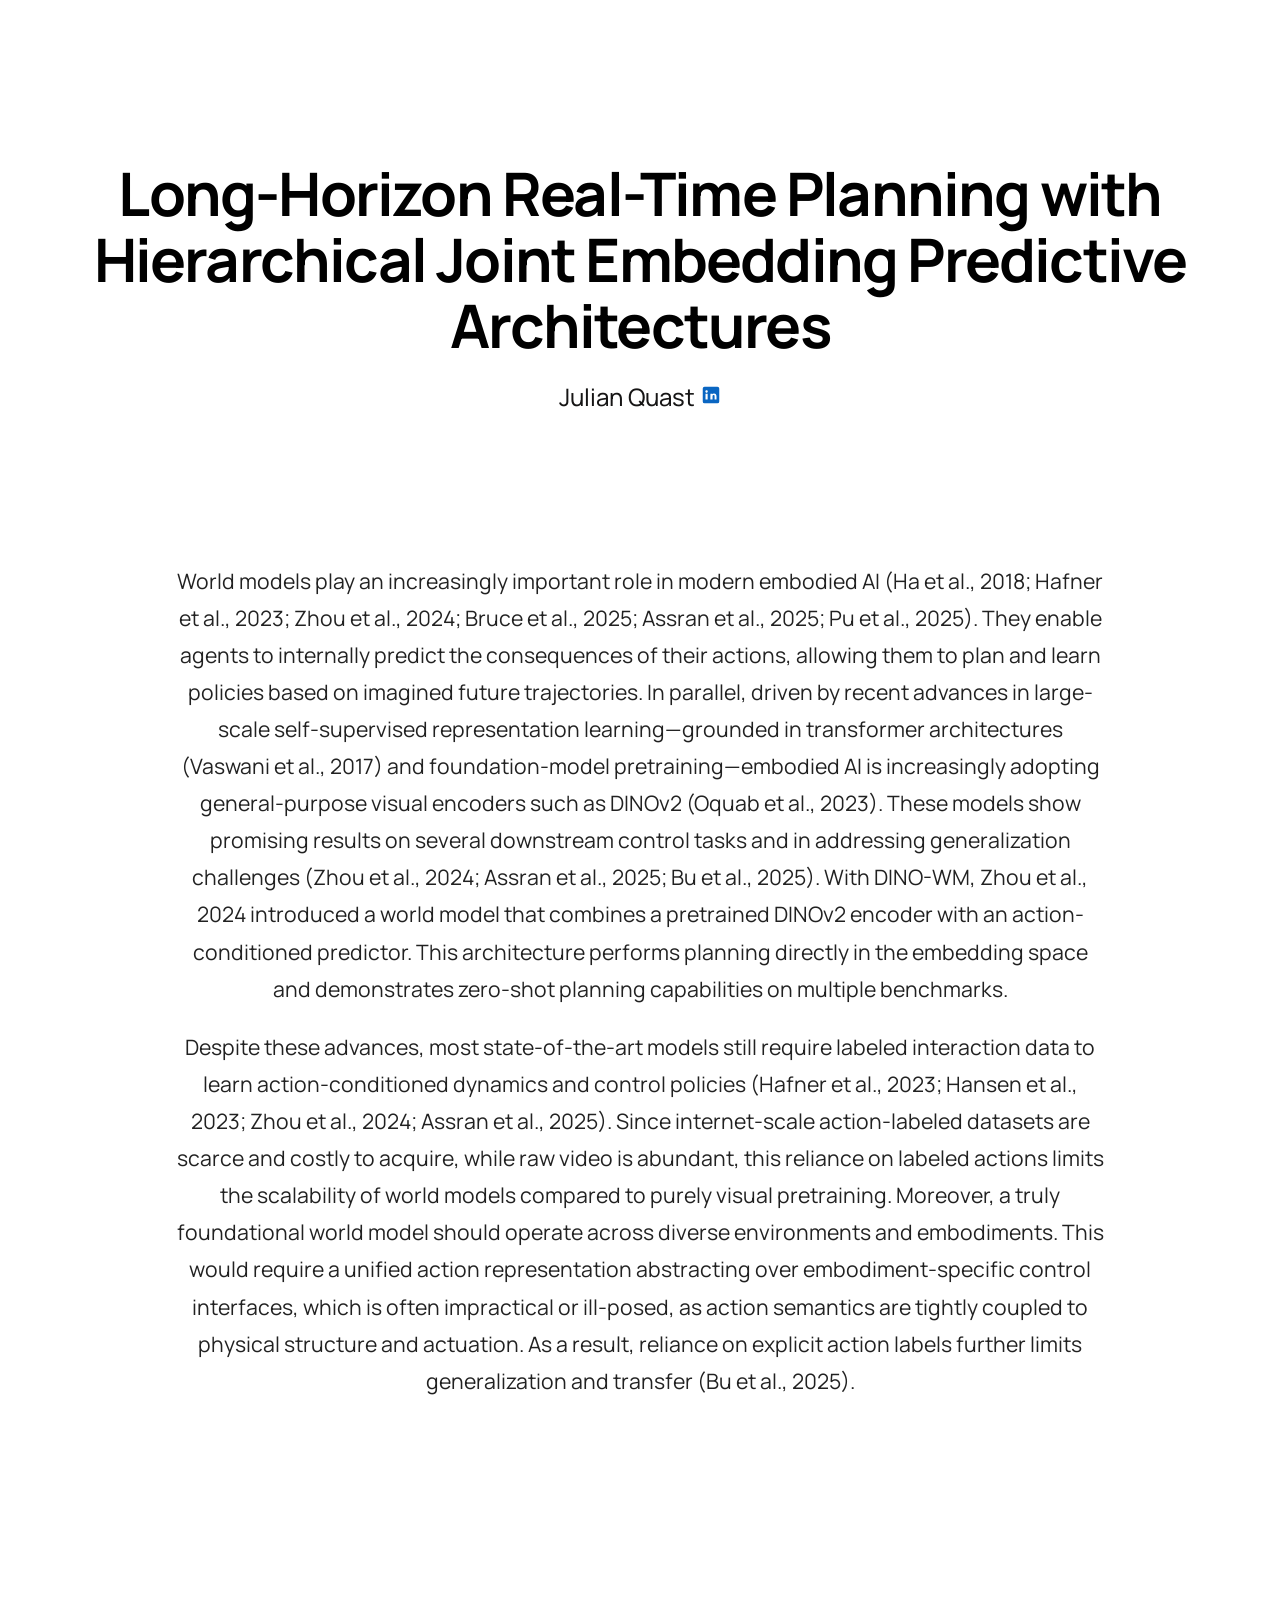
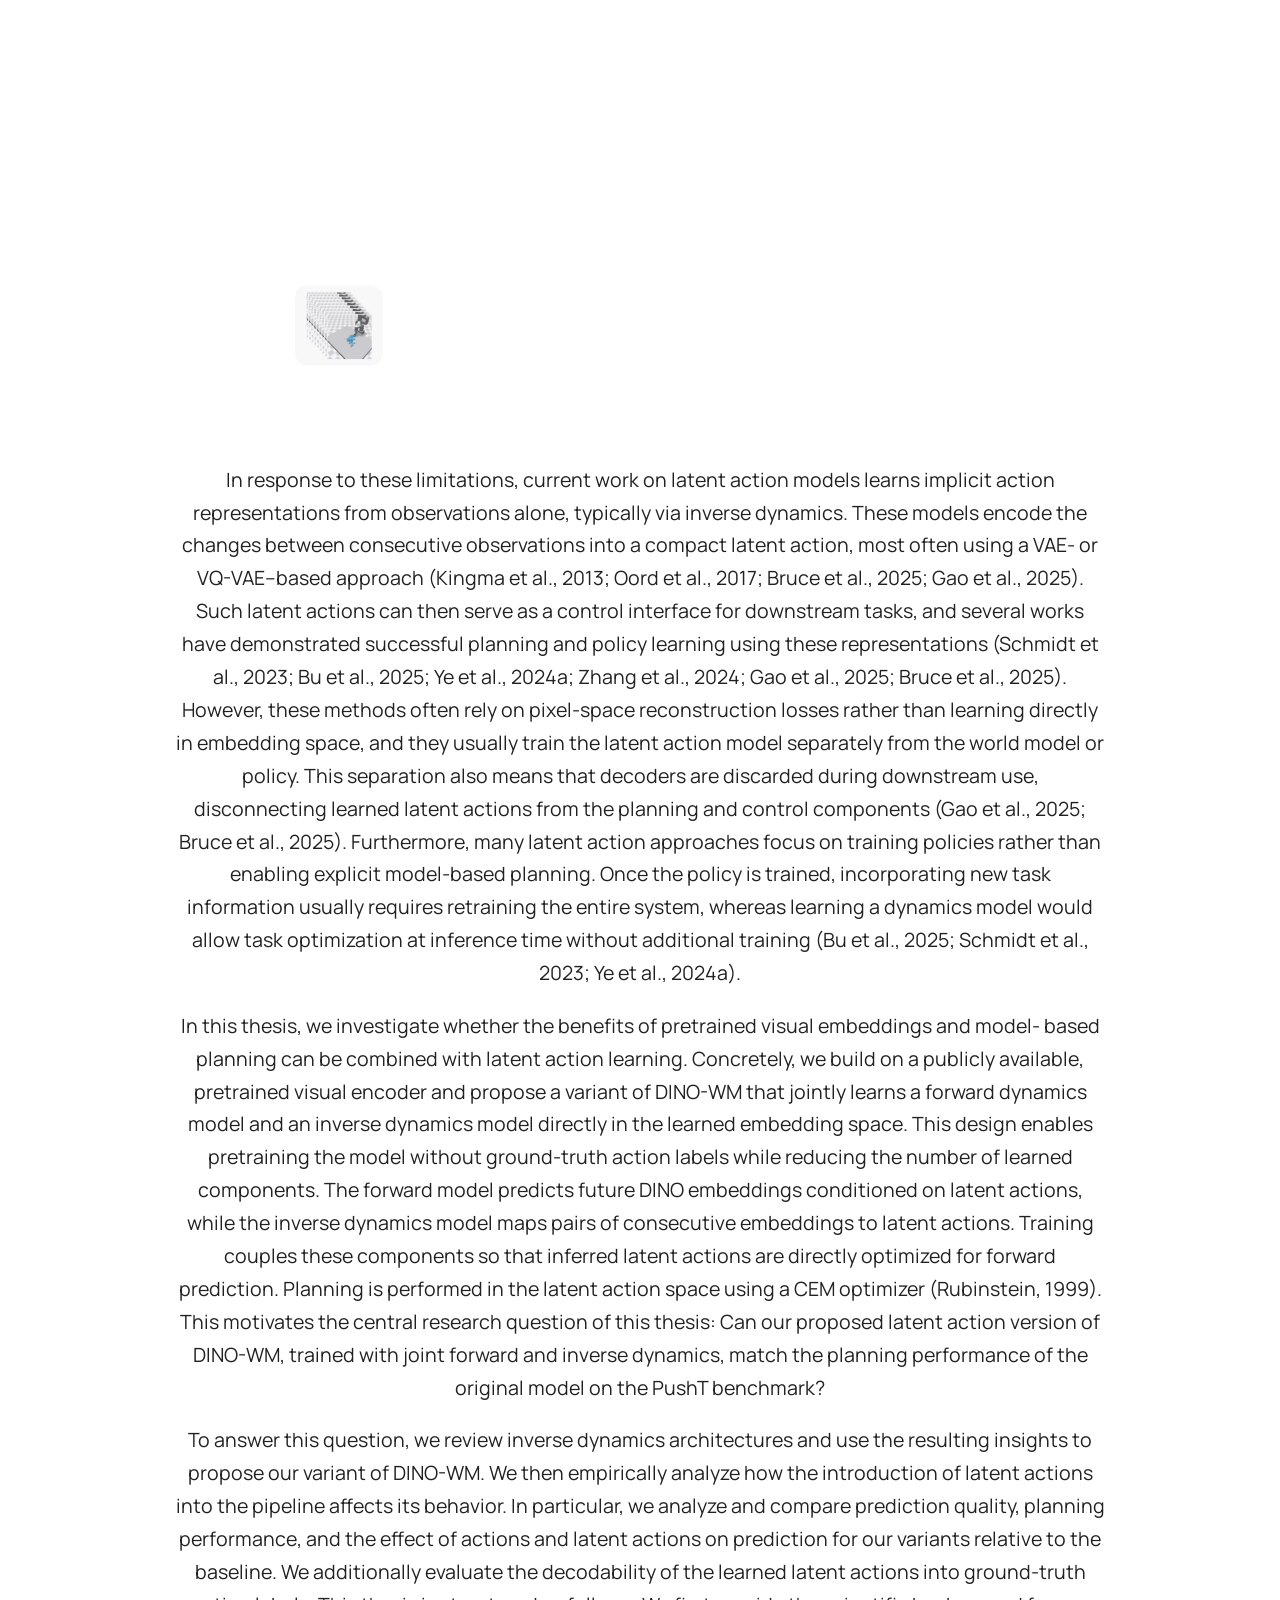
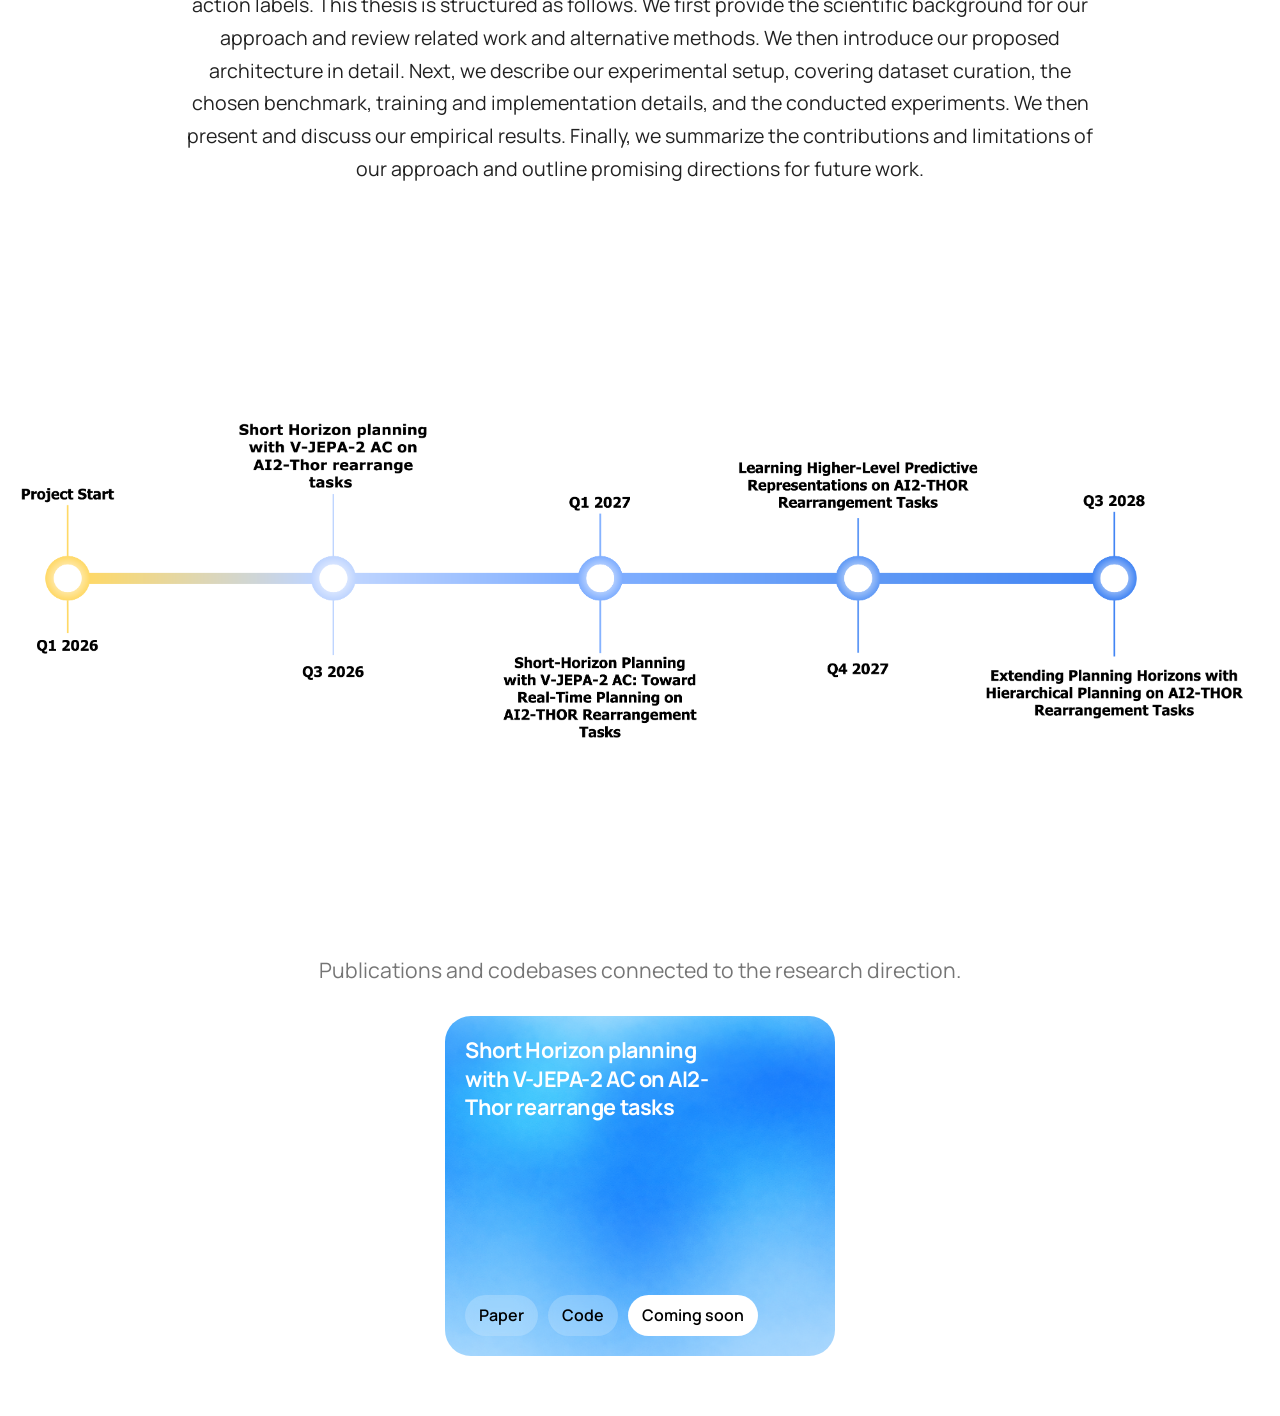
<file: index.html>
<!doctype html>
<html lang="en" class="no-js">
  <head>
    
      <meta charset="utf-8">
      <meta name="viewport" content="width=device-width,initial-scale=1">
      
      
      
      
      
      
        
      
      
      <link rel="icon" href="assets/images/favicon.png">
      <meta name="generator" content="mkdocs-1.6.1, mkdocs-material-9.7.6">
    
    
      
        <title></title>
      
    
    
      <link rel="stylesheet" href="assets/stylesheets/main.484c7ddc.min.css">
      
        
        <link rel="stylesheet" href="assets/stylesheets/palette.ab4e12ef.min.css">
      
      


    
    
      
    
    
      
        
        
        <link rel="preconnect" href="https://fonts.gstatic.com" crossorigin>
        <link rel="stylesheet" href="https://fonts.googleapis.com/css?family=Manrope:300,300i,400,400i,700,700i%7CJetBrains+Mono:400,400i,700,700i&display=fallback">
        <style>:root{--md-text-font:"Manrope";--md-code-font:"JetBrains Mono"}</style>
      
    
    
      <link rel="stylesheet" href="styles/extra.css">
    
      <link rel="stylesheet" href="styles/diagram.css">
    
    <script>__md_scope=new URL(".",location),__md_hash=e=>[...e].reduce(((e,_)=>(e<<5)-e+_.charCodeAt(0)),0),__md_get=(e,_=localStorage,t=__md_scope)=>JSON.parse(_.getItem(t.pathname+"."+e)),__md_set=(e,_,t=localStorage,a=__md_scope)=>{try{t.setItem(a.pathname+"."+e,JSON.stringify(_))}catch(e){}}</script>
    
      

    
    
  </head>
  
  
    
    
    
    
    
    <body dir="ltr" data-md-color-scheme="default" data-md-color-primary="indigo" data-md-color-accent="indigo">
  
    
    <input class="md-toggle" data-md-toggle="drawer" type="checkbox" id="__drawer" autocomplete="off">
    <input class="md-toggle" data-md-toggle="search" type="checkbox" id="__search" autocomplete="off">
    <label class="md-overlay" for="__drawer"></label>
    <div data-md-component="skip">
      
    </div>
    <div data-md-component="announce">
      
    </div>
    
    
      

  

<header class="md-header md-header--shadow" data-md-component="header">
  <nav class="md-header__inner md-grid" aria-label="Header">
    <a href="." title="" class="md-header__button md-logo" aria-label="" data-md-component="logo">
      
  
  <svg xmlns="http://www.w3.org/2000/svg" viewBox="0 0 24 24"><path d="M12 8a3 3 0 0 0 3-3 3 3 0 0 0-3-3 3 3 0 0 0-3 3 3 3 0 0 0 3 3m0 3.54C9.64 9.35 6.5 8 3 8v11c3.5 0 6.64 1.35 9 3.54 2.36-2.19 5.5-3.54 9-3.54V8c-3.5 0-6.64 1.35-9 3.54"/></svg>

    </a>
    <label class="md-header__button md-icon" for="__drawer">
      
      <svg xmlns="http://www.w3.org/2000/svg" viewBox="0 0 24 24"><path d="M3 6h18v2H3zm0 5h18v2H3zm0 5h18v2H3z"/></svg>
    </label>
    <div class="md-header__title" data-md-component="header-title">
      <div class="md-header__ellipsis">
        <div class="md-header__topic">
          <span class="md-ellipsis">
            
          </span>
        </div>
        <div class="md-header__topic" data-md-component="header-topic">
          <span class="md-ellipsis">
            
              
            
          </span>
        </div>
      </div>
    </div>
    
      
    
    
    
    
      
      
        <label class="md-header__button md-icon" for="__search">
          
          <svg xmlns="http://www.w3.org/2000/svg" viewBox="0 0 24 24"><path d="M9.5 3A6.5 6.5 0 0 1 16 9.5c0 1.61-.59 3.09-1.56 4.23l.27.27h.79l5 5-1.5 1.5-5-5v-.79l-.27-.27A6.52 6.52 0 0 1 9.5 16 6.5 6.5 0 0 1 3 9.5 6.5 6.5 0 0 1 9.5 3m0 2C7 5 5 7 5 9.5S7 14 9.5 14 14 12 14 9.5 12 5 9.5 5"/></svg>
        </label>
        <div class="md-search" data-md-component="search" role="dialog">
  <label class="md-search__overlay" for="__search"></label>
  <div class="md-search__inner" role="search">
    <form class="md-search__form" name="search">
      <input type="text" class="md-search__input" name="query" aria-label="Search" placeholder="Search" autocapitalize="off" autocorrect="off" autocomplete="off" spellcheck="false" data-md-component="search-query" required>
      <label class="md-search__icon md-icon" for="__search">
        
        <svg xmlns="http://www.w3.org/2000/svg" viewBox="0 0 24 24"><path d="M9.5 3A6.5 6.5 0 0 1 16 9.5c0 1.61-.59 3.09-1.56 4.23l.27.27h.79l5 5-1.5 1.5-5-5v-.79l-.27-.27A6.52 6.52 0 0 1 9.5 16 6.5 6.5 0 0 1 3 9.5 6.5 6.5 0 0 1 9.5 3m0 2C7 5 5 7 5 9.5S7 14 9.5 14 14 12 14 9.5 12 5 9.5 5"/></svg>
        
        <svg xmlns="http://www.w3.org/2000/svg" viewBox="0 0 24 24"><path d="M20 11v2H8l5.5 5.5-1.42 1.42L4.16 12l7.92-7.92L13.5 5.5 8 11z"/></svg>
      </label>
      <nav class="md-search__options" aria-label="Search">
        
        <button type="reset" class="md-search__icon md-icon" title="Clear" aria-label="Clear" tabindex="-1">
          
          <svg xmlns="http://www.w3.org/2000/svg" viewBox="0 0 24 24"><path d="M19 6.41 17.59 5 12 10.59 6.41 5 5 6.41 10.59 12 5 17.59 6.41 19 12 13.41 17.59 19 19 17.59 13.41 12z"/></svg>
        </button>
      </nav>
      
    </form>
    <div class="md-search__output">
      <div class="md-search__scrollwrap" tabindex="0" data-md-scrollfix>
        <div class="md-search-result" data-md-component="search-result">
          <div class="md-search-result__meta">
            Initializing search
          </div>
          <ol class="md-search-result__list" role="presentation"></ol>
        </div>
      </div>
    </div>
  </div>
</div>
      
    
    
  </nav>
  
</header>
    
    <div class="md-container" data-md-component="container">
      
      
        
          
        
      
      <main class="md-main" data-md-component="main">
        <div class="md-main__inner md-grid">
          
            
              
                
              
              <div class="md-sidebar md-sidebar--primary" data-md-component="sidebar" data-md-type="navigation" hidden>
                <div class="md-sidebar__scrollwrap">
                  <div class="md-sidebar__inner">
                    



<nav class="md-nav md-nav--primary" aria-label="Navigation" data-md-level="0">
  <label class="md-nav__title" for="__drawer">
    <a href="." title="" class="md-nav__button md-logo" aria-label="" data-md-component="logo">
      
  
  <svg xmlns="http://www.w3.org/2000/svg" viewBox="0 0 24 24"><path d="M12 8a3 3 0 0 0 3-3 3 3 0 0 0-3-3 3 3 0 0 0-3 3 3 3 0 0 0 3 3m0 3.54C9.64 9.35 6.5 8 3 8v11c3.5 0 6.64 1.35 9 3.54 2.36-2.19 5.5-3.54 9-3.54V8c-3.5 0-6.64 1.35-9 3.54"/></svg>

    </a>
    
  </label>
  
  <ul class="md-nav__list" data-md-scrollfix>
    
      
      
  
  
    
  
  
  
    <li class="md-nav__item md-nav__item--active">
      
      <input class="md-nav__toggle md-toggle" type="checkbox" id="__toc">
      
      
      
      <a href="." class="md-nav__link md-nav__link--active">
        
  
  
  <span class="md-ellipsis">
    
  
    
  

    
  </span>
  
  

      </a>
      
    </li>
  

    
  </ul>
</nav>
                  </div>
                </div>
              </div>
            
            
              
                
              
              <div class="md-sidebar md-sidebar--secondary" data-md-component="sidebar" data-md-type="toc" hidden>
                <div class="md-sidebar__scrollwrap">
                  <div class="md-sidebar__inner">
                    

<nav class="md-nav md-nav--secondary" aria-label="Table of contents">
  
  
  
  
</nav>
                  </div>
                </div>
              </div>
            
          
          
            <div class="md-content" data-md-component="content">
              
              <article class="md-content__inner md-typeset">
                
                  
  




<div class="hero">

<h1>
Long-Horizon Real-Time Planning with Hierarchical Joint Embedding Predictive Architectures
</h1>

<p class="authors">
  Julian Quast
  <a class="author-link"
     href="https://www.linkedin.com/in/julian-quast-1a4068292/"
     target="_blank"
     aria-label="LinkedIn profile">

    <svg xmlns="http://www.w3.org/2000/svg"
         width="22"
         height="22"
         viewBox="0 0 24 24"
         fill="#0A66C2">

      <path d="M19 3A2 2 0 0 1 21 5V19A2 2 0 0 1 19 21H5A2 2 0 0 1 3 19V5A2 2 0 0 1 5 3H19M8.34 17V10.5H6V17H8.34M7.17 9.43C7.93 9.43 8.5 8.86 8.5 8.1C8.5 7.34 7.93 6.77 7.17 6.77C6.41 6.77 5.84 7.34 5.84 8.1C5.84 8.86 6.41 9.43 7.17 9.43M18 17V13.5C18 11.57 17.11 10.3 15.27 10.3C14.36 10.3 13.8 10.8 13.57 11.28V10.5H11.34C11.37 11.04 11.34 17 11.34 17H13.68V13.36C13.68 13.17 13.69 12.98 13.75 12.84C13.9 12.46 14.25 12.07 14.83 12.07C15.6 12.07 15.91 12.64 15.91 13.48V17H18Z"/>
    </svg>

  </a>
</p>

<!-- <div class="hero-badges">
  <a class="hero-badge" href="#timeline">Timeline</a>
  <a class="hero-badge" href="#repositories-papers">Papers & Repositories</a>
</div> -->

</div>

<div class="section intro intro-top" id="introduction-top">

<p>
World models play an increasingly important role in modern embodied AI (Ha et al., 2018; Hafner
et al., 2023; Zhou et al., 2024; Bruce et al., 2025; Assran et al., 2025; Pu et al., 2025). They enable
agents to internally predict the consequences of their actions, allowing them to plan and learn
policies based on imagined future trajectories. In parallel, driven by recent advances in large-scale
self-supervised representation learning—grounded in transformer architectures (Vaswani et al.,
2017) and foundation-model pretraining—embodied AI is increasingly adopting general-purpose
visual encoders such as DINOv2 (Oquab et al., 2023). These models show promising results
on several downstream control tasks and in addressing generalization challenges (Zhou et al.,
2024; Assran et al., 2025; Bu et al., 2025). With DINO-WM, Zhou et al., 2024 introduced a
world model that combines a pretrained DINOv2 encoder with an action-conditioned predictor.
This architecture performs planning directly in the embedding space and demonstrates zero-shot
planning capabilities on multiple benchmarks.
</p>

<p>
Despite these advances, most state-of-the-art models still require labeled interaction data to
learn action-conditioned dynamics and control policies (Hafner et al., 2023; Hansen et al., 2023;
Zhou et al., 2024; Assran et al., 2025). Since internet-scale action-labeled datasets are scarce
and costly to acquire, while raw video is abundant, this reliance on labeled actions limits the
scalability of world models compared to purely visual pretraining. Moreover, a truly foundational
world model should operate across diverse environments and embodiments. This would require
a unified action representation abstracting over embodiment-specific control interfaces, which
is often impractical or ill-posed, as action semantics are tightly coupled to physical structure
and actuation. As a result, reliance on explicit action labels further limits generalization and
transfer (Bu et al., 2025).
</p>

</div>

<div class="section" id="architecture-diagram">
  <div class="hjepa-diagram-shell">
    <div
      class="hjepa-diagram-stage"
      id="hjepa-stage"
      data-svg-states='[
  "assets/diagrams/frame_1.svg",
  "assets/diagrams/frame_2.svg",
  "assets/diagrams/frame_3.svg",
  "assets/diagrams/frame_4.svg",
  "assets/diagrams/frame_5.svg",
  "assets/diagrams/frame_6.svg",
  "assets/diagrams/frame_7.svg",
  "assets/diagrams/frame_8.svg",
  "assets/diagrams/frame_9.svg",
  "assets/diagrams/frame_10.svg",
  "assets/diagrams/frame_11.svg",
  "assets/diagrams/frame_12.svg",
  "assets/diagrams/frame_13.svg",
  "assets/diagrams/frame_14.svg",
  "assets/diagrams/frame_19.svg",
  "assets/diagrams/frame_19a.svg",
  "assets/diagrams/frame_20.svg",
  "assets/diagrams/frame_21.svg",
  "assets/diagrams/frame_21a.svg",
  "assets/diagrams/frame_22.svg",
  "assets/diagrams/frame_23.svg",
  "assets/diagrams/frame_24.svg",
  "assets/diagrams/frame_25.svg",
  "assets/diagrams/frame_26.svg",
  "assets/diagrams/frame_27.svg",
  "assets/diagrams/frame_28.svg",
  "assets/diagrams/frame_29.svg",
  "assets/diagrams/frame_30.svg",
  "assets/diagrams/frame_31.svg",
  "assets/diagrams/frame_32.svg",
  "assets/diagrams/frame_33.svg",
  "assets/diagrams/frame_34.svg",
  "assets/diagrams/frame_35.svg",
  "assets/diagrams/frame_36.svg",
  "assets/diagrams/frame_37.svg",
  "assets/diagrams/frame_38.svg",
  "assets/diagrams/frame_39.svg",
  "assets/diagrams/frame_40.svg",
  "assets/diagrams/frame_41.svg",
  "assets/diagrams/frame_42.svg",
  "assets/diagrams/frame_43.svg",
  "assets/diagrams/frame_44.svg",
  "assets/diagrams/frame_45.svg",
  "assets/diagrams/frame_46.svg",
  "assets/diagrams/frame_47.svg",
  "assets/diagrams/frame_48.svg",
  "assets/diagrams/frame_49.svg",
  "assets/diagrams/frame_50.svg"
]'
      data-autoplay="true"
      data-interval="2200"
    ></div>

    <div class="hjepa-diagram-content"></div>
  </div>
</div>

<div class="section intro intro-bottom" id="introduction">

<p>
In response to these limitations, current work on latent action models learns implicit action
representations from observations alone, typically via inverse dynamics. These models encode the
changes between consecutive observations into a compact latent action, most often using a VAE-
or VQ-VAE–based approach (Kingma et al., 2013; Oord et al., 2017; Bruce et al., 2025; Gao et al.,
2025). Such latent actions can then serve as a control interface for downstream tasks, and several
works have demonstrated successful planning and policy learning using these representations
(Schmidt et al., 2023; Bu et al., 2025; Ye et al., 2024a; Zhang et al., 2024; Gao et al., 2025; Bruce
et al., 2025). However, these methods often rely on pixel-space reconstruction losses rather than
learning directly in embedding space, and they usually train the latent action model separately
from the world model or policy. This separation also means that decoders are discarded during
downstream use, disconnecting learned latent actions from the planning and control components
(Gao et al., 2025; Bruce et al., 2025). Furthermore, many latent action approaches focus on
training policies rather than enabling explicit model-based planning. Once the policy is trained,
incorporating new task information usually requires retraining the entire system, whereas learning
a dynamics model would allow task optimization at inference time without additional training
(Bu et al., 2025; Schmidt et al., 2023; Ye et al., 2024a).
</p>

<p>
In this thesis, we investigate whether the benefits of pretrained visual embeddings and model-
based planning can be combined with latent action learning. Concretely, we build on a publicly
available, pretrained visual encoder and propose a variant of DINO-WM that jointly learns a
forward dynamics model and an inverse dynamics model directly in the learned embedding space.
This design enables pretraining the model without ground-truth action labels while reducing the
number of learned components. The forward model predicts future DINO embeddings conditioned
on latent actions, while the inverse dynamics model maps pairs of consecutive embeddings to
latent actions. Training couples these components so that inferred latent actions are directly
optimized for forward prediction. Planning is performed in the latent action space using a CEM
optimizer (Rubinstein, 1999). This motivates the central research question of this thesis: Can our
proposed latent action version of DINO-WM, trained with joint forward and inverse dynamics,
match the planning performance of the original model on the PushT benchmark?
</p>

<p>
To answer this question, we review inverse dynamics architectures and use the resulting insights
to propose our variant of DINO-WM. We then empirically analyze how the introduction of latent
actions into the pipeline affects its behavior. In particular, we analyze and compare prediction
quality, planning performance, and the effect of actions and latent actions on prediction for our
variants relative to the baseline. We additionally evaluate the decodability of the learned latent
actions into ground-truth action labels. This thesis is structured as follows. We first provide
the scientific background for our approach and review related work and alternative methods.
We then introduce our proposed architecture in detail. Next, we describe our experimental
setup, covering dataset curation, the chosen benchmark, training and implementation details,
and the conducted experiments. We then present and discuss our empirical results. Finally, we
summarize the contributions and limitations of our approach and outline promising directions
for future work.
</p>

</div>

<div class="section" id="timeline">

<img class="timeline-img" src="assets/images/timeline_loto-jepa.drawio.png" alt="Project timeline">

</div>

<div class="section" id="repositories-papers">
  <h2></h2>
  <p class="lead">
    Publications and codebases connected to the research direction.
  </p>

  <div class="papers-grid">

    <div
      class="paper-tile"
      style="background-image: url('assets/images/20260308_1556_Image Generation_remix_01kk6z4ce0fwxvejg56t8p72ne.png');"
    >
      <div class="paper-overlay"></div>

      <div class="paper-content">
        <a class="paper-title" href="PAPER_LINK_1">
          Short Horizon planning with V-JEPA-2 AC on AI2-Thor rearrange tasks
        </a>

        <div class="tile-badges">
          <a class="paper-badge" href="PAPER_LINK_1">Paper</a>
          <a class="paper-badge" href="REPO_URL_1">Code</a>
          <span class="coming-soon-badge">Coming soon</span>
        </div>
      </div>
    </div>

  </div>
</div>







  
  




  



                
              </article>
            </div>
          
          
<script>var target=document.getElementById(location.hash.slice(1));target&&target.name&&(target.checked=target.name.startsWith("__tabbed_"))</script>
        </div>
        
      </main>
      
        <footer class="md-footer">
  
  <div class="md-footer-meta md-typeset">
    <div class="md-footer-meta__inner md-grid">
      <div class="md-copyright">
  
  
    Made with
    <a href="https://squidfunk.github.io/mkdocs-material/" target="_blank" rel="noopener">
      Material for MkDocs
    </a>
  
</div>
      
    </div>
  </div>
</footer>
      
    </div>
    <div class="md-dialog" data-md-component="dialog">
      <div class="md-dialog__inner md-typeset"></div>
    </div>
    
    
    
      
      
      <script id="__config" type="application/json">{"annotate": null, "base": ".", "features": [], "search": "assets/javascripts/workers/search.2c215733.min.js", "tags": null, "translations": {"clipboard.copied": "Copied to clipboard", "clipboard.copy": "Copy to clipboard", "search.result.more.one": "1 more on this page", "search.result.more.other": "# more on this page", "search.result.none": "No matching documents", "search.result.one": "1 matching document", "search.result.other": "# matching documents", "search.result.placeholder": "Type to start searching", "search.result.term.missing": "Missing", "select.version": "Select version"}, "version": null}</script>
    
    
      <script src="assets/javascripts/bundle.79ae519e.min.js"></script>
      
        <script src="https://cdn.jsdelivr.net/npm/gsap@3.12.5/dist/gsap.min.js"></script>
      
        <script src="js/animate.js"></script>
      
    
  </body>
</html>
</file>
<file: styles/extra.css>
/* =========================
   GLOBAL LAYOUT
========================= */

:root {
  --page-max: 1480px;
  --content-max: 980px;
  --content-narrow: 760px;
  --radius: 22px;
  --shadow-soft: 0 10px 30px rgba(0, 0, 0, 0.08);
  --shadow-hover: 0 20px 50px rgba(0, 0, 0, 0.12);
  --border-soft: 1px solid rgba(0, 0, 0, 0.08);
}

/* remove header + nav + sidebars + footer completely */
.md-header,
.md-tabs,
.md-sidebar,
.md-footer {
  display: none !important;
}

/* make full page breathe more */
.md-main__inner {
  margin: 0 auto !important;
  max-width: var(--page-max) !important;
  padding-top: 0 !important;
}

.md-content {
  margin: 0 auto;
}

.md-content__inner {
  margin: 0 auto !important;
  max-width: 100% !important;
  padding: 0 !important;
  position: relative;
  isolation: isolate;
}

.md-grid {
  max-width: var(--page-max) !important;
}

/* remove built-in article top spacing line behavior */
.md-content__inner:before {
  display: none;
}

/* smoother typography */
html {
  scroll-behavior: smooth;
}

body {
  -webkit-font-smoothing: antialiased;
  text-rendering: optimizeLegibility;
}

/* links */
a {
  text-decoration: none;
}

/* =========================
   HERO
========================= */

.hero {
  position: relative;
  overflow: visible;
  text-align: center;
  padding: 160px 20px 70px;
  margin: 0 auto;
  background: none !important;
  isolation: isolate;
}

.hero > * {
  position: relative;
  z-index: 1;
}

.hero h1 {
  max-width: 1100px;
  margin: 0 auto;
  font-size: clamp(3rem, 6vw, 3rem);
  line-height: 1.1;
  font-weight: 700;
  letter-spacing: -0.03em;
  color: #000 !important;
}

.subhead {
  max-width: 760px;
  margin: 0 auto 30px;
  font-size: clamp(1.1rem, 2vw, 1.42rem);
  line-height: 1.6;
  color: var(--md-default-fg-color--light);
}
#repositories-papers h2 {
  font-size: clamp(1.0rem, 2.2vw, 1.0rem);
  line-height: 1.2;
  margin-bottom: 14px;
}

/* HERO BADGES */

.hero-badges {
  margin-top: 35px;
  display: inline-flex;
  justify-content: center;
  align-items: center;
  gap: 42px; /* small inner spacing between texts */
  flex-wrap: wrap;
  padding: 6px;
  border-radius: 999px;
  background: rgba(66, 133, 244, 0.06);
  backdrop-filter: blur(8px);
}

.hero-badge,
.hero-badge:link,
.hero-badge:visited,
.hero-badge:hover,
.hero-badge:active {
  color: #000 !important;
}

.hero-badge {
  display: inline-flex;
  align-items: center;
  justify-content: center;
  padding: 6px 12px;
  border-radius: 999px;
  background: transparent;
  font-size: 0.9rem;
  font-weight: 400;
  text-decoration: none;
  border: none;
  transition:
    background 0.18s ease,
    transform 0.18s ease;
}

.hero-badge:hover {
  background: rgba(66, 133, 244, 0.12);
  transform: translateY(-1px);
}

.authors {
  margin-top: 20px;
  font-size: 1.2rem;
  font-weight: 450;
  color: #161515;
  text-align: center;
}

.affiliation {
  font-size: 0.95rem;
  color: #666;
}

/* =========================
   SECTIONS
========================= */

.section {
  position: relative;
  border: none;
  padding: 30px 24px;
  max-width: var(--content-max);
  margin: 0 auto;
  z-index: 0;
}

#timeline.section {
  max-width: 1800px;
  padding-left: 12px;
  padding-right: 12px;
  margin-top: 56px;
  padding-top: 100px;
  border-top: none;
}

/* #timeline.section::before {
  content: "";
  position: absolute;
  top: 0;
  left: 50%;
  width: 100vw;
  transform: translateX(-50%);
  height: 2px;
  background: rgba(0, 0, 0, 0.08);
} */

#introduction.section p {
  font-size: 0.98rem;
  line-height: 1.68;
}

.section h2 {
  text-align: center;
  margin: 0 0 22px;
  font-size: clamp(2rem, 4vw, 3rem);
  line-height: 1.1;
  font-weight: 750;
  letter-spacing: -0.02em;
}

.section > p,
.section > ul,
.section > ol,
.section > blockquote {
  max-width: 1600px;
  margin-left: auto;
  margin-right: auto;
}

.section p {
  text-align: center;
  font-size: 1.06rem;
  line-height: 1.75;
}

.section ul,
.section ol {
  line-height: 1.8;
}

.section li::marker {
  color: rgba(0, 0, 0, 0.45);
}

#video.section {
  padding-top: 20px;
}

/* optional intro/result text blocks */
.lead {
  font-size: 1.18rem;
  color: var(--md-default-fg-color--light);
}

/* =========================
   MEDIA
========================= */


.timeline-img {
  display: block;
  width: 100%;
  max-width: none;
  margin: 24px auto 100px;
  border-radius: 0;
  box-shadow: none;
  background: transparent;
}

.figure-large {
  display: block;
  width: 100%;
  max-width: 1380px;
  margin: 24px auto 0;
  border-radius: var(--radius);
  box-shadow: var(--shadow-soft);
}
#video.section {
  max-width: 1200px;
  padding-left: 12px;
  padding-right: 12px;
  padding-top: 20px;
}

.video-wrap {
  position: relative;
  width: 100%;
  max-width: none;
  margin: auto;
  padding-bottom: 56.25%;
  border-radius: 12px;
  overflow: hidden;
}

.video-wrap iframe {
  position: absolute;
  width: 100%;
  height: 100%;
  left: 0;
  top: 0;
}

.video-caption {
  margin-top: 14px;
  opacity: 0.72;
  font-size: 0.98rem;
}

/* =========================
   PAPERS + REPOSITORIES GRID
========================= */

#repositories-papers h2,
#repositories-papers .lead {
  text-align: center;
}

#repositories-papers.section {
  max-width: 1400px;
  padding-top: 60px;
  padding-bottom: 60px;
}

/* #repositories-papers h2,
#repositories-papers .lead {
  text-align: left;
}*/

#repositories-papers h2 {
  font-size: clamp(1.5rem, 2.2vw, 2.1rem);
  line-height: 1.1;
  margin-bottom: 14px;
}

/* =========================
   GRID
========================= */

/* .papers-grid {
  display: grid;
  grid-template-columns: repeat(4, minmax(0, 1fr));
  gap: 22px;
  margin-top: 28px;
} */

.papers-grid {
  display: grid;
  grid-template-columns: repeat(auto-fit, minmax(390px, 380px));
  justify-content: center;
  gap: 22px;
  margin-top: 28px;
}

/* =========================
   VERTICAL TILE
========================= */

.paper-tile {
  position: relative;
  display: block;
  min-height: 340px;
  border-radius: 26px;
  overflow: hidden;
  background-size: cover;
  background-color: #eee;
  background-position: 55% 45% ;
  background-repeat: no-repeat;
  box-shadow: none;
  transition: transform 0.22s ease;
}
/* 
.paper-tile:hover {
  transform: translateY(-4px);
} */

.paper-overlay {
  display: none;
}

.paper-content {
  position: absolute;
  inset: 0;
  display: flex;
  flex-direction: column;
  justify-content: space-between;
  padding: 20px;
  z-index: 1;
}

.paper-title {
  align-self: flex-start;
  max-width: 72%;
  text-align: left;
  font-size: 1.08rem;
  line-height: 1.32;
  font-weight: 700;
  color:#ffff !important;
  text-decoration: none;
  letter-spacing: -0.02em;
  text-shadow: none;
}

.tile-badges {
  display: flex;
  flex-wrap: wrap;
  gap: 10px;
  align-items: flex-end;
  justify-content: flex-start;
  margin-top: auto;
}

.paper-badge {
  display: inline-flex;
  align-items: center;
  justify-content: center;
  padding: 8px 14px;
  border-radius: 999px;
  font-size: 0.8rem;
  font-weight: 600;
  color: #000000 !important;
  text-decoration: none;
  background: rgba(255, 255, 255, 0.2);
  backdrop-filter: blur(10px);
  -webkit-backdrop-filter: blur(10px);
  transition:
    transform 0.18s ease,
    background 0.18s ease,
    opacity 0.18s ease;
  cursor: pointer;
}

.paper-badge:hover {
  transform: translateY(-1px);
  background: rgba(255, 255, 255, 0.3);
}

.coming-soon-badge {
  display: inline-flex;
  align-items: center;
  justify-content: center;
  padding: 8px 14px;
  border-radius: 999px;
  font-size: 0.8rem;
  font-weight: 600;
  color: #000000 !important;
  background:#ffff /* rgba(255, 255, 255, 0.2); */
  /*backdrop-filter: blur(10px);
  -webkit-backdrop-filter: blur(10px);
  white-space: nowrap; */
}
</file>
<file: styles/diagram.css>
.hjepa-diagram-shell {
  position: relative;
  width: 70vw;
  max-width: 1400px;
  aspect-ratio: 16 / 9;
  margin-left: 50%;
  transform: translateX(-50%);
  overflow: hidden;
}

.hjepa-diagram-stage {
  position: absolute;
  inset: 0;
  z-index: 0;
  pointer-events: none;
  overflow: hidden;
}

.hjepa-diagram-content {
  position: relative;
  z-index: 1;
  width: 100%;
  height: 100%;
}

.hjepa-svg-layer {
  position: absolute;
  inset: 0;
  width: 100%;
  height: 100%;
  opacity: 0;
}

.hjepa-svg-layer.is-active {
  opacity: 1;
}

.hjepa-svg-layer svg {
  width: 100%;
  height: 100%;
  display: block;
}

@media (max-width: 1800px) {
  .hjepa-diagram-shell {
    max-width: 95vw;
  }
}

@media (prefers-reduced-motion: reduce) {
  .hjepa-svg-layer {
    transition: none !important;
    animation: none !important;
  }
}
</file>
<file: assets/stylesheets/main.484c7ddc.min.css>
@charset "UTF-8";html{-webkit-text-size-adjust:none;-moz-text-size-adjust:none;text-size-adjust:none;box-sizing:border-box}*,:after,:before{box-sizing:inherit}@media (prefers-reduced-motion){*,:after,:before{transition:none!important}}body{margin:0}a,button,input,label{-webkit-tap-highlight-color:transparent}a{color:inherit;text-decoration:none}hr{border:0;box-sizing:initial;display:block;height:.05rem;overflow:visible;padding:0}small{font-size:80%}sub,sup{line-height:1em}img{border-style:none}table{border-collapse:initial;border-spacing:0}td,th{font-weight:400;vertical-align:top}button{background:#0000;border:0;font-family:inherit;font-size:inherit;margin:0;padding:0}input{border:0;outline:none}:root{--md-primary-fg-color:#4051b5;--md-primary-fg-color--light:#5d6cc0;--md-primary-fg-color--dark:#303fa1;--md-primary-bg-color:#fff;--md-primary-bg-color--light:#ffffffb3;--md-accent-fg-color:#526cfe;--md-accent-fg-color--transparent:#526cfe1a;--md-accent-bg-color:#fff;--md-accent-bg-color--light:#ffffffb3}[data-md-color-scheme=default]{color-scheme:light}[data-md-color-scheme=default] img[src$="#gh-dark-mode-only"],[data-md-color-scheme=default] img[src$="#only-dark"]{display:none}:root,[data-md-color-scheme=default]{--md-hue:225deg;--md-default-fg-color:#000000de;--md-default-fg-color--light:#0000008a;--md-default-fg-color--lighter:#00000052;--md-default-fg-color--lightest:#00000012;--md-default-bg-color:#fff;--md-default-bg-color--light:#ffffffb3;--md-default-bg-color--lighter:#ffffff4d;--md-default-bg-color--lightest:#ffffff1f;--md-code-fg-color:#36464e;--md-code-bg-color:#f5f5f5;--md-code-bg-color--light:#f5f5f5b3;--md-code-bg-color--lighter:#f5f5f54d;--md-code-hl-color:#4287ff;--md-code-hl-color--light:#4287ff1a;--md-code-hl-number-color:#d52a2a;--md-code-hl-special-color:#db1457;--md-code-hl-function-color:#a846b9;--md-code-hl-constant-color:#6e59d9;--md-code-hl-keyword-color:#3f6ec6;--md-code-hl-string-color:#1c7d4d;--md-code-hl-name-color:var(--md-code-fg-color);--md-code-hl-operator-color:var(--md-default-fg-color--light);--md-code-hl-punctuation-color:var(--md-default-fg-color--light);--md-code-hl-comment-color:var(--md-default-fg-color--light);--md-code-hl-generic-color:var(--md-default-fg-color--light);--md-code-hl-variable-color:var(--md-default-fg-color--light);--md-typeset-color:var(--md-default-fg-color);--md-typeset-a-color:var(--md-primary-fg-color);--md-typeset-del-color:#f5503d26;--md-typeset-ins-color:#0bd57026;--md-typeset-kbd-color:#fafafa;--md-typeset-kbd-accent-color:#fff;--md-typeset-kbd-border-color:#b8b8b8;--md-typeset-mark-color:#ffff0080;--md-typeset-table-color:#0000001f;--md-typeset-table-color--light:rgba(0,0,0,.035);--md-admonition-fg-color:var(--md-default-fg-color);--md-admonition-bg-color:var(--md-default-bg-color);--md-warning-fg-color:#000000de;--md-warning-bg-color:#ff9;--md-footer-fg-color:#fff;--md-footer-fg-color--light:#ffffffb3;--md-footer-fg-color--lighter:#ffffff73;--md-footer-bg-color:#000000de;--md-footer-bg-color--dark:#00000052;--md-shadow-z1:0 0.2rem 0.5rem #0000000d,0 0 0.05rem #0000001a;--md-shadow-z2:0 0.2rem 0.5rem #0000001a,0 0 0.05rem #00000040;--md-shadow-z3:0 0.2rem 0.5rem #0003,0 0 0.05rem #00000059}.md-icon svg{fill:currentcolor;display:block;height:1.2rem;width:1.2rem}body{-webkit-font-smoothing:antialiased;-moz-osx-font-smoothing:grayscale;--md-text-font-family:var(--md-text-font,_),-apple-system,BlinkMacSystemFont,Helvetica,Arial,sans-serif;--md-code-font-family:var(--md-code-font,_),SFMono-Regular,Consolas,Menlo,monospace}aside,body,input{font-feature-settings:"kern","liga";color:var(--md-typeset-color);font-family:var(--md-text-font-family)}code,kbd,pre{font-feature-settings:"kern";font-family:var(--md-code-font-family)}:root{--md-typeset-table-sort-icon:url('data:image/svg+xml;charset=utf-8,<svg xmlns="http://www.w3.org/2000/svg" viewBox="0 0 24 24"><path d="m18 21-4-4h3V7h-3l4-4 4 4h-3v10h3M2 19v-2h10v2M2 13v-2h7v2M2 7V5h4v2z"/></svg>');--md-typeset-table-sort-icon--asc:url('data:image/svg+xml;charset=utf-8,<svg xmlns="http://www.w3.org/2000/svg" viewBox="0 0 24 24"><path d="M19 17h3l-4 4-4-4h3V3h2M2 17h10v2H2M6 5v2H2V5m0 6h7v2H2z"/></svg>');--md-typeset-table-sort-icon--desc:url('data:image/svg+xml;charset=utf-8,<svg xmlns="http://www.w3.org/2000/svg" viewBox="0 0 24 24"><path d="M19 7h3l-4-4-4 4h3v14h2M2 17h10v2H2M6 5v2H2V5m0 6h7v2H2z"/></svg>')}.md-typeset{-webkit-print-color-adjust:exact;color-adjust:exact;font-size:.8rem;line-height:1.6;overflow-wrap:break-word}@media print{.md-typeset{font-size:.68rem}}.md-typeset blockquote,.md-typeset dl,.md-typeset figure,.md-typeset ol,.md-typeset pre,.md-typeset ul{margin-bottom:1em;margin-top:1em}.md-typeset h1{color:var(--md-default-fg-color--light);font-size:2em;line-height:1.3;margin:0 0 1.25em}.md-typeset h1,.md-typeset h2{font-weight:300;letter-spacing:-.01em}.md-typeset h2{font-size:1.5625em;line-height:1.4;margin:1.6em 0 .64em}.md-typeset h3{font-size:1.25em;font-weight:400;letter-spacing:-.01em;line-height:1.5;margin:1.6em 0 .8em}.md-typeset h2+h3{margin-top:.8em}.md-typeset h4{font-weight:700;letter-spacing:-.01em;margin:1em 0}.md-typeset h5,.md-typeset h6{color:var(--md-default-fg-color--light);font-size:.8em;font-weight:700;letter-spacing:-.01em;margin:1.25em 0}.md-typeset h5{text-transform:uppercase}.md-typeset h5 code{text-transform:none}.md-typeset hr{border-bottom:.05rem solid var(--md-default-fg-color--lightest);display:flow-root;margin:1.5em 0}.md-typeset a{color:var(--md-typeset-a-color);word-break:break-word}.md-typeset a,.md-typeset a:before{transition:color 125ms}.md-typeset a:focus,.md-typeset a:hover{color:var(--md-accent-fg-color)}.md-typeset a:focus code,.md-typeset a:hover code{background-color:var(--md-accent-fg-color--transparent);color:var(--md-accent-fg-color)}.md-typeset a code{color:var(--md-typeset-a-color)}.md-typeset a.focus-visible{outline-color:var(--md-accent-fg-color);outline-offset:.2rem}.md-typeset code,.md-typeset kbd,.md-typeset pre{color:var(--md-code-fg-color);direction:ltr;font-variant-ligatures:none;transition:background-color 125ms}@media print{.md-typeset code,.md-typeset kbd,.md-typeset pre{white-space:pre-wrap}}.md-typeset code{background-color:var(--md-code-bg-color);border-radius:.1rem;-webkit-box-decoration-break:clone;box-decoration-break:clone;font-size:.85em;padding:0 .2941176471em;transition:color 125ms,background-color 125ms;word-break:break-word}.md-typeset code:not(.focus-visible){-webkit-tap-highlight-color:transparent;outline:none}.md-typeset pre{display:flow-root;line-height:1.4;position:relative}.md-typeset pre>code{-webkit-box-decoration-break:slice;box-decoration-break:slice;box-shadow:none;display:block;margin:0;outline-color:var(--md-accent-fg-color);overflow:auto;padding:.7720588235em 1.1764705882em;scrollbar-color:var(--md-default-fg-color--lighter) #0000;scrollbar-width:thin;touch-action:auto;word-break:normal}.md-typeset pre>code:hover{scrollbar-color:var(--md-accent-fg-color) #0000}.md-typeset pre>code::-webkit-scrollbar{height:.2rem;width:.2rem}.md-typeset pre>code::-webkit-scrollbar-thumb{background-color:var(--md-default-fg-color--lighter)}.md-typeset pre>code::-webkit-scrollbar-thumb:hover{background-color:var(--md-accent-fg-color)}.md-typeset kbd{background-color:var(--md-typeset-kbd-color);border-radius:.1rem;box-shadow:0 .1rem 0 .05rem var(--md-typeset-kbd-border-color),0 .1rem 0 var(--md-typeset-kbd-border-color),0 -.1rem .2rem var(--md-typeset-kbd-accent-color) inset;color:var(--md-default-fg-color);display:inline-block;font-size:.75em;padding:0 .6666666667em;vertical-align:text-top;word-break:break-word}.md-typeset mark{background-color:var(--md-typeset-mark-color);-webkit-box-decoration-break:clone;box-decoration-break:clone;color:inherit;word-break:break-word}.md-typeset abbr{cursor:help;text-decoration:none}.md-typeset [data-preview],.md-typeset abbr{border-bottom:.05rem dotted var(--md-default-fg-color--light)}.md-typeset small{opacity:.75}[dir=ltr] .md-typeset sub,[dir=ltr] .md-typeset sup{margin-left:.078125em}[dir=rtl] .md-typeset sub,[dir=rtl] .md-typeset sup{margin-right:.078125em}[dir=ltr] .md-typeset blockquote{padding-left:.6rem}[dir=rtl] .md-typeset blockquote{padding-right:.6rem}[dir=ltr] .md-typeset blockquote{border-left:.2rem solid var(--md-default-fg-color--lighter)}[dir=rtl] .md-typeset blockquote{border-right:.2rem solid var(--md-default-fg-color--lighter)}.md-typeset blockquote{color:var(--md-default-fg-color--light);margin-left:0;margin-right:0}.md-typeset ul{list-style-type:disc}.md-typeset ul[type]{list-style-type:revert-layer}[dir=ltr] .md-typeset ol,[dir=ltr] .md-typeset ul{margin-left:.625em}[dir=rtl] .md-typeset ol,[dir=rtl] .md-typeset ul{margin-right:.625em}.md-typeset ol,.md-typeset ul{padding:0}.md-typeset ol:not([hidden]),.md-typeset ul:not([hidden]){display:flow-root}.md-typeset ol ol,.md-typeset ul ol{list-style-type:lower-alpha}.md-typeset ol ol ol,.md-typeset ul ol ol{list-style-type:lower-roman}.md-typeset ol ol ol ol,.md-typeset ul ol ol ol{list-style-type:upper-alpha}.md-typeset ol ol ol ol ol,.md-typeset ul ol ol ol ol{list-style-type:upper-roman}.md-typeset ol[type],.md-typeset ul[type]{list-style-type:revert-layer}[dir=ltr] .md-typeset ol li,[dir=ltr] .md-typeset ul li{margin-left:1.25em}[dir=rtl] .md-typeset ol li,[dir=rtl] .md-typeset ul li{margin-right:1.25em}.md-typeset ol li,.md-typeset ul li{margin-bottom:.5em}.md-typeset ol li blockquote,.md-typeset ol li p,.md-typeset ul li blockquote,.md-typeset ul li p{margin:.5em 0}.md-typeset ol li:last-child,.md-typeset ul li:last-child{margin-bottom:0}[dir=ltr] .md-typeset ol li ol,[dir=ltr] .md-typeset ol li ul,[dir=ltr] .md-typeset ul li ol,[dir=ltr] .md-typeset ul li ul{margin-left:.625em}[dir=rtl] .md-typeset ol li ol,[dir=rtl] .md-typeset ol li ul,[dir=rtl] .md-typeset ul li ol,[dir=rtl] .md-typeset ul li ul{margin-right:.625em}.md-typeset ol li ol,.md-typeset ol li ul,.md-typeset ul li ol,.md-typeset ul li ul{margin-bottom:.5em;margin-top:.5em}[dir=ltr] .md-typeset dd{margin-left:1.875em}[dir=rtl] .md-typeset dd{margin-right:1.875em}.md-typeset dd{margin-bottom:1.5em;margin-top:1em}.md-typeset img,.md-typeset svg,.md-typeset video{height:auto;max-width:100%}.md-typeset img[align=left]{margin:1em 1em 1em 0}.md-typeset img[align=right]{margin:1em 0 1em 1em}.md-typeset img[align]:only-child{margin-top:0}.md-typeset figure{display:flow-root;margin:1em auto;max-width:100%;text-align:center;width:fit-content}.md-typeset figure img{display:block;margin:0 auto}.md-typeset figcaption{font-style:italic;margin:1em auto;max-width:24rem}.md-typeset iframe{max-width:100%}.md-typeset table:not([class]){background-color:var(--md-default-bg-color);border:.05rem solid var(--md-typeset-table-color);border-radius:.1rem;display:inline-block;font-size:.64rem;max-width:100%;overflow:auto;touch-action:auto}@media print{.md-typeset table:not([class]){display:table}}.md-typeset table:not([class])+*{margin-top:1.5em}.md-typeset table:not([class]) td>:first-child,.md-typeset table:not([class]) th>:first-child{margin-top:0}.md-typeset table:not([class]) td>:last-child,.md-typeset table:not([class]) th>:last-child{margin-bottom:0}.md-typeset table:not([class]) td:not([align]),.md-typeset table:not([class]) th:not([align]){text-align:left}[dir=rtl] .md-typeset table:not([class]) td:not([align]),[dir=rtl] .md-typeset table:not([class]) th:not([align]){text-align:right}.md-typeset table:not([class]) th{font-weight:700;min-width:5rem;padding:.9375em 1.25em;vertical-align:top}.md-typeset table:not([class]) td{border-top:.05rem solid var(--md-typeset-table-color);padding:.9375em 1.25em;vertical-align:top}.md-typeset table:not([class]) tbody tr{transition:background-color 125ms}.md-typeset table:not([class]) tbody tr:hover{background-color:var(--md-typeset-table-color--light);box-shadow:0 .05rem 0 var(--md-default-bg-color) inset}.md-typeset table:not([class]) a{word-break:normal}.md-typeset table th[role=columnheader]{cursor:pointer}[dir=ltr] .md-typeset table th[role=columnheader]:after{margin-left:.5em}[dir=rtl] .md-typeset table th[role=columnheader]:after{margin-right:.5em}.md-typeset table th[role=columnheader]:after{content:"";display:inline-block;height:1.2em;-webkit-mask-image:var(--md-typeset-table-sort-icon);mask-image:var(--md-typeset-table-sort-icon);-webkit-mask-repeat:no-repeat;mask-repeat:no-repeat;-webkit-mask-size:contain;mask-size:contain;transition:background-color 125ms;vertical-align:text-bottom;width:1.2em}.md-typeset table th[role=columnheader]:hover:after{background-color:var(--md-default-fg-color--lighter)}.md-typeset table th[role=columnheader][aria-sort=ascending]:after{background-color:var(--md-default-fg-color--light);-webkit-mask-image:var(--md-typeset-table-sort-icon--asc);mask-image:var(--md-typeset-table-sort-icon--asc)}.md-typeset table th[role=columnheader][aria-sort=descending]:after{background-color:var(--md-default-fg-color--light);-webkit-mask-image:var(--md-typeset-table-sort-icon--desc);mask-image:var(--md-typeset-table-sort-icon--desc)}.md-typeset__scrollwrap{margin:1em -.8rem;overflow-x:auto;touch-action:auto}.md-typeset__table{display:inline-block;margin-bottom:.5em;padding:0 .8rem}@media print{.md-typeset__table{display:block}}html .md-typeset__table table{display:table;margin:0;overflow:hidden;width:100%}@media screen and (max-width:44.984375em){.md-content__inner>pre{margin:1em -.8rem}.md-content__inner>pre code{border-radius:0}}.md-typeset .md-author{border-radius:100%;display:block;flex-shrink:0;height:1.6rem;overflow:hidden;position:relative;transition:color 125ms,transform 125ms;width:1.6rem}.md-typeset .md-author img{display:block}.md-typeset .md-author--more{background:var(--md-default-fg-color--lightest);color:var(--md-default-fg-color--lighter);font-size:.6rem;font-weight:700;line-height:1.6rem;text-align:center}.md-typeset .md-author--long{height:2.4rem;width:2.4rem}.md-typeset a.md-author{transform:scale(1)}.md-typeset a.md-author img{border-radius:100%;filter:grayscale(100%) opacity(75%);transition:filter 125ms}.md-typeset a.md-author:focus,.md-typeset a.md-author:hover{transform:scale(1.1);z-index:1}.md-typeset a.md-author:focus img,.md-typeset a.md-author:hover img{filter:grayscale(0)}.md-banner{background-color:var(--md-footer-bg-color);color:var(--md-footer-fg-color);overflow:auto}@media print{.md-banner{display:none}}.md-banner--warning{background-color:var(--md-warning-bg-color);color:var(--md-warning-fg-color)}.md-banner__inner{font-size:.7rem;margin:.6rem auto;padding:0 .8rem}[dir=ltr] .md-banner__button{float:right}[dir=rtl] .md-banner__button{float:left}.md-banner__button{color:inherit;cursor:pointer;transition:opacity .25s}.no-js .md-banner__button{display:none}.md-banner__button:hover{opacity:.7}html{font-size:125%;height:100%;overflow-x:hidden}@media screen and (min-width:100em){html{font-size:137.5%}}@media screen and (min-width:125em){html{font-size:150%}}body{background-color:var(--md-default-bg-color);display:flex;flex-direction:column;font-size:.5rem;min-height:100%;position:relative;width:100%}@media print{body{display:block}}@media screen and (max-width:59.984375em){body[data-md-scrolllock]{position:fixed}}.md-grid{margin-left:auto;margin-right:auto;max-width:61rem}.md-container{display:flex;flex-direction:column;flex-grow:1}@media print{.md-container{display:block}}.md-main{flex-grow:1}.md-main__inner{display:flex;height:100%;margin-top:1.5rem}.md-ellipsis{overflow:hidden;text-overflow:ellipsis}.md-toggle{display:none}.md-option{height:0;opacity:0;position:absolute;width:0}.md-option:checked+label:not([hidden]){display:block}.md-option.focus-visible+label{outline-color:var(--md-accent-fg-color);outline-style:auto}.md-skip{background-color:var(--md-default-fg-color);border-radius:.1rem;color:var(--md-default-bg-color);font-size:.64rem;margin:.5rem;opacity:0;outline-color:var(--md-accent-fg-color);padding:.3rem .5rem;position:fixed;transform:translateY(.4rem);z-index:-1}.md-skip:focus{opacity:1;transform:translateY(0);transition:transform .25s cubic-bezier(.4,0,.2,1),opacity 175ms 75ms;z-index:10}@page{margin:25mm}:root{--md-clipboard-icon:url('data:image/svg+xml;charset=utf-8,<svg xmlns="http://www.w3.org/2000/svg" viewBox="0 0 24 24"><path d="M19 21H8V7h11m0-2H8a2 2 0 0 0-2 2v14a2 2 0 0 0 2 2h11a2 2 0 0 0 2-2V7a2 2 0 0 0-2-2m-3-4H4a2 2 0 0 0-2 2v14h2V3h12z"/></svg>')}.md-clipboard{border-radius:.1rem;color:var(--md-default-fg-color--lightest);cursor:pointer;height:1.5em;outline-color:var(--md-accent-fg-color);outline-offset:.1rem;transition:color .25s;width:1.5em;z-index:1}@media print{.md-clipboard{display:none}}.md-clipboard:not(.focus-visible){-webkit-tap-highlight-color:transparent;outline:none}:hover>.md-clipboard{color:var(--md-default-fg-color--light)}.md-clipboard:focus,.md-clipboard:hover{color:var(--md-accent-fg-color)}.md-clipboard:after{background-color:currentcolor;content:"";display:block;height:1.125em;margin:0 auto;-webkit-mask-image:var(--md-clipboard-icon);mask-image:var(--md-clipboard-icon);-webkit-mask-position:center;mask-position:center;-webkit-mask-repeat:no-repeat;mask-repeat:no-repeat;-webkit-mask-size:contain;mask-size:contain;width:1.125em}.md-clipboard--inline{cursor:pointer}.md-clipboard--inline code{transition:color .25s,background-color .25s}.md-clipboard--inline:focus code,.md-clipboard--inline:hover code{background-color:var(--md-accent-fg-color--transparent);color:var(--md-accent-fg-color)}:root{--md-code-select-icon:url('data:image/svg+xml;charset=utf-8,<svg xmlns="http://www.w3.org/2000/svg" viewBox="0 0 24 24"><path d="M19 19h-4v2h4c1.1 0 2-.9 2-2v-4h-2m0-12h-4v2h4v4h2V5c0-1.1-.9-2-2-2M5 5h4V3H5c-1.1 0-2 .9-2 2v4h2m0 6H3v4c0 1.1.9 2 2 2h4v-2H5zm2-4h2v2H7zm4 0h2v2h-2zm4 0h2v2h-2zM7 7h2v2H7zm4 0h2v2h-2zm4 0h2v2h-2zm-8 8h2v2H7zm4 0h2v2h-2zm4 0h2v2h-2z"/></svg>');--md-code-copy-icon:url('data:image/svg+xml;charset=utf-8,<svg xmlns="http://www.w3.org/2000/svg" viewBox="0 0 24 24"><path d="M19 21H8V7h11m0-2H8a2 2 0 0 0-2 2v14a2 2 0 0 0 2 2h11a2 2 0 0 0 2-2V7a2 2 0 0 0-2-2m-3-4H4a2 2 0 0 0-2 2v14h2V3h12z"/></svg>')}.md-typeset .md-code__content{display:grid}.md-code__nav{background-color:var(--md-code-bg-color--lighter);border-radius:.1rem;display:flex;gap:.2rem;padding:.2rem;position:absolute;right:.25em;top:.25em;transition:background-color .25s;z-index:1}:hover>.md-code__nav{background-color:var(--md-code-bg-color--light)}.md-code__button{color:var(--md-default-fg-color--lightest);cursor:pointer;display:block;height:1.5em;outline-color:var(--md-accent-fg-color);outline-offset:.1rem;transition:color .25s;width:1.5em}:hover>*>.md-code__button{color:var(--md-default-fg-color--light)}.md-code__button.focus-visible,.md-code__button:hover{color:var(--md-accent-fg-color)}.md-code__button--active{color:var(--md-default-fg-color)!important}.md-code__button:after{background-color:currentcolor;content:"";display:block;height:1.125em;margin:0 auto;-webkit-mask-position:center;mask-position:center;-webkit-mask-repeat:no-repeat;mask-repeat:no-repeat;-webkit-mask-size:contain;mask-size:contain;width:1.125em}.md-code__button[data-md-type=select]:after{-webkit-mask-image:var(--md-code-select-icon);mask-image:var(--md-code-select-icon)}.md-code__button[data-md-type=copy]:after{-webkit-mask-image:var(--md-code-copy-icon);mask-image:var(--md-code-copy-icon)}@keyframes consent{0%{opacity:0;transform:translateY(100%)}to{opacity:1;transform:translateY(0)}}@keyframes overlay{0%{opacity:0}to{opacity:1}}.md-consent__overlay{animation:overlay .25s both;-webkit-backdrop-filter:blur(.1rem);backdrop-filter:blur(.1rem);background-color:#0000008a;height:100%;opacity:1;position:fixed;top:0;width:100%;z-index:5}.md-consent__inner{animation:consent .5s cubic-bezier(.1,.7,.1,1) both;background-color:var(--md-default-bg-color);border:0;border-radius:.1rem;bottom:0;box-shadow:0 0 .2rem #0000001a,0 .2rem .4rem #0003;max-height:100%;overflow:auto;padding:0;position:fixed;width:100%;z-index:5}.md-consent__form{padding:.8rem}.md-consent__settings{display:none;margin:1em 0}input:checked+.md-consent__settings{display:block}.md-consent__controls{margin-bottom:.8rem}.md-typeset .md-consent__controls .md-button{display:inline}@media screen and (max-width:44.984375em){.md-typeset .md-consent__controls .md-button{display:block;margin-top:.4rem;text-align:center;width:100%}}.md-consent label{cursor:pointer}.md-content{flex-grow:1;min-width:0}.md-content__inner{margin:0 .8rem 1.2rem;padding-top:.6rem}@media screen and (min-width:76.25em){[dir=ltr] .md-sidebar--primary:not([hidden])~.md-content>.md-content__inner{margin-left:1.2rem}[dir=ltr] .md-sidebar--secondary:not([hidden])~.md-content>.md-content__inner,[dir=rtl] .md-sidebar--primary:not([hidden])~.md-content>.md-content__inner{margin-right:1.2rem}[dir=rtl] .md-sidebar--secondary:not([hidden])~.md-content>.md-content__inner{margin-left:1.2rem}}.md-content__inner:before{content:"";display:block;height:.4rem}.md-content__inner>:last-child{margin-bottom:0}[dir=ltr] .md-content__button{float:right}[dir=rtl] .md-content__button{float:left}[dir=ltr] .md-content__button{margin-left:.4rem}[dir=rtl] .md-content__button{margin-right:.4rem}.md-content__button{margin:.4rem 0;padding:0}@media print{.md-content__button{display:none}}.md-typeset .md-content__button{color:var(--md-default-fg-color--lighter)}.md-content__button svg{display:inline;vertical-align:top}[dir=rtl] .md-content__button svg{transform:scaleX(-1)}[dir=ltr] .md-dialog{right:.8rem}[dir=rtl] .md-dialog{left:.8rem}.md-dialog{background-color:var(--md-default-fg-color);border-radius:.1rem;bottom:.8rem;box-shadow:var(--md-shadow-z3);min-width:11.1rem;opacity:0;padding:.4rem .6rem;pointer-events:none;position:fixed;transform:translateY(100%);transition:transform 0ms .4s,opacity .4s;z-index:4}@media print{.md-dialog{display:none}}.md-dialog--active{opacity:1;pointer-events:auto;transform:translateY(0);transition:transform .4s cubic-bezier(.075,.85,.175,1),opacity .4s}.md-dialog__inner{color:var(--md-default-bg-color);font-size:.7rem}.md-feedback{margin:2em 0 1em;text-align:center}.md-feedback fieldset{border:none;margin:0;padding:0}.md-feedback__title{font-weight:700;margin:1em auto}.md-feedback__inner{position:relative}.md-feedback__list{display:flex;flex-wrap:wrap;place-content:baseline center;position:relative}.md-feedback__list:hover .md-icon:not(:disabled){color:var(--md-default-fg-color--lighter)}:disabled .md-feedback__list{min-height:1.8rem}.md-feedback__icon{color:var(--md-default-fg-color--light);cursor:pointer;flex-shrink:0;margin:0 .1rem;transition:color 125ms}.md-feedback__icon:not(:disabled).md-icon:hover{color:var(--md-accent-fg-color)}.md-feedback__icon:disabled{color:var(--md-default-fg-color--lightest);pointer-events:none}.md-feedback__note{opacity:0;position:relative;transform:translateY(.4rem);transition:transform .4s cubic-bezier(.1,.7,.1,1),opacity .15s}.md-feedback__note>*{margin:0 auto;max-width:16rem}:disabled .md-feedback__note{opacity:1;transform:translateY(0)}@media print{.md-feedback{display:none}}.md-footer{background-color:var(--md-footer-bg-color);color:var(--md-footer-fg-color)}@media print{.md-footer{display:none}}.md-footer__inner{justify-content:space-between;overflow:auto;padding:.2rem}.md-footer__inner:not([hidden]){display:flex}.md-footer__link{align-items:end;display:flex;flex-grow:0.01;margin-bottom:.4rem;margin-top:1rem;max-width:100%;outline-color:var(--md-accent-fg-color);overflow:hidden;transition:opacity .25s}.md-footer__link:focus,.md-footer__link:hover{opacity:.7}[dir=rtl] .md-footer__link svg{transform:scaleX(-1)}@media screen and (max-width:44.984375em){.md-footer__link--prev{flex-shrink:0}.md-footer__link--prev .md-footer__title{display:none}}[dir=ltr] .md-footer__link--next{margin-left:auto}[dir=rtl] .md-footer__link--next{margin-right:auto}.md-footer__link--next{text-align:right}[dir=rtl] .md-footer__link--next{text-align:left}.md-footer__title{flex-grow:1;font-size:.9rem;margin-bottom:.7rem;max-width:calc(100% - 2.4rem);padding:0 1rem;white-space:nowrap}.md-footer__button{margin:.2rem;padding:.4rem}.md-footer__direction{font-size:.64rem;opacity:.7}.md-footer-meta{background-color:var(--md-footer-bg-color--dark)}.md-footer-meta__inner{display:flex;flex-wrap:wrap;justify-content:space-between;padding:.2rem}html .md-footer-meta.md-typeset a{color:var(--md-footer-fg-color--light)}html .md-footer-meta.md-typeset a:focus,html .md-footer-meta.md-typeset a:hover{color:var(--md-footer-fg-color)}.md-copyright{color:var(--md-footer-fg-color--lighter);font-size:.64rem;margin:auto .6rem;padding:.4rem 0;width:100%}@media screen and (min-width:45em){.md-copyright{width:auto}}.md-copyright__highlight{color:var(--md-footer-fg-color--light)}.md-social{display:inline-flex;gap:.2rem;margin:0 .4rem;padding:.2rem 0 .6rem}@media screen and (min-width:45em){.md-social{padding:.6rem 0}}.md-social__link{display:inline-block;height:1.6rem;text-align:center;width:1.6rem}.md-social__link:before{line-height:1.9}.md-social__link svg{fill:currentcolor;max-height:.8rem;vertical-align:-25%}.md-typeset .md-button{border:.1rem solid;border-radius:.1rem;color:var(--md-primary-fg-color);cursor:pointer;display:inline-block;font-weight:700;padding:.625em 2em;transition:color 125ms,background-color 125ms,border-color 125ms}.md-typeset .md-button--primary{background-color:var(--md-primary-fg-color);border-color:var(--md-primary-fg-color);color:var(--md-primary-bg-color)}.md-typeset .md-button:focus,.md-typeset .md-button:hover{background-color:var(--md-accent-fg-color);border-color:var(--md-accent-fg-color);color:var(--md-accent-bg-color)}[dir=ltr] .md-typeset .md-input{border-top-left-radius:.1rem}[dir=ltr] .md-typeset .md-input,[dir=rtl] .md-typeset .md-input{border-top-right-radius:.1rem}[dir=rtl] .md-typeset .md-input{border-top-left-radius:.1rem}.md-typeset .md-input{border-bottom:.1rem solid var(--md-default-fg-color--lighter);box-shadow:var(--md-shadow-z1);font-size:.8rem;height:1.8rem;padding:0 .6rem;transition:border .25s,box-shadow .25s}.md-typeset .md-input:focus,.md-typeset .md-input:hover{border-bottom-color:var(--md-accent-fg-color);box-shadow:var(--md-shadow-z2)}.md-typeset .md-input--stretch{width:100%}.md-header{background-color:var(--md-primary-fg-color);box-shadow:0 0 .2rem #0000,0 .2rem .4rem #0000;color:var(--md-primary-bg-color);display:block;left:0;position:sticky;right:0;top:0;z-index:4}@media print{.md-header{display:none}}.md-header[hidden]{transform:translateY(-100%);transition:transform .25s cubic-bezier(.8,0,.6,1),box-shadow .25s}.md-header--shadow{box-shadow:0 0 .2rem #0000001a,0 .2rem .4rem #0003;transition:transform .25s cubic-bezier(.1,.7,.1,1),box-shadow .25s}.md-header__inner{align-items:center;display:flex;padding:0 .2rem}.md-header__button{color:currentcolor;cursor:pointer;margin:.2rem;outline-color:var(--md-accent-fg-color);padding:.4rem;position:relative;transition:opacity .25s;vertical-align:middle;z-index:1}.md-header__button:hover{opacity:.7}.md-header__button:not([hidden]){display:inline-block}.md-header__button:not(.focus-visible){-webkit-tap-highlight-color:transparent;outline:none}.md-header__button.md-logo{margin:.2rem;padding:.4rem}@media screen and (max-width:76.234375em){.md-header__button.md-logo{display:none}}.md-header__button.md-logo img,.md-header__button.md-logo svg{fill:currentcolor;display:block;height:1.2rem;width:auto}@media screen and (min-width:60em){.md-header__button[for=__search]{display:none}}.no-js .md-header__button[for=__search]{display:none}[dir=rtl] .md-header__button[for=__search] svg{transform:scaleX(-1)}@media screen and (min-width:76.25em){.md-header__button[for=__drawer]{display:none}}.md-header__topic{display:flex;max-width:100%;position:absolute;transition:transform .4s cubic-bezier(.1,.7,.1,1),opacity .15s;white-space:nowrap}.md-header__topic+.md-header__topic{opacity:0;pointer-events:none;transform:translateX(1.25rem);transition:transform .4s cubic-bezier(1,.7,.1,.1),opacity .15s;z-index:-1}[dir=rtl] .md-header__topic+.md-header__topic{transform:translateX(-1.25rem)}.md-header__topic:first-child{font-weight:700}[dir=ltr] .md-header__title{margin-left:1rem;margin-right:.4rem}[dir=rtl] .md-header__title{margin-left:.4rem;margin-right:1rem}.md-header__title{flex-grow:1;font-size:.9rem;height:2.4rem;line-height:2.4rem}.md-header__title--active .md-header__topic{opacity:0;pointer-events:none;transform:translateX(-1.25rem);transition:transform .4s cubic-bezier(1,.7,.1,.1),opacity .15s;z-index:-1}[dir=rtl] .md-header__title--active .md-header__topic{transform:translateX(1.25rem)}.md-header__title--active .md-header__topic+.md-header__topic{opacity:1;pointer-events:auto;transform:translateX(0);transition:transform .4s cubic-bezier(.1,.7,.1,1),opacity .15s;z-index:0}.md-header__title>.md-header__ellipsis{height:100%;position:relative;width:100%}.md-header__option{display:flex;flex-shrink:0;max-width:100%;transition:max-width 0ms .25s,opacity .25s .25s;white-space:nowrap}[data-md-toggle=search]:checked~.md-header .md-header__option{max-width:0;opacity:0;transition:max-width 0ms,opacity 0ms}.md-header__option>input{bottom:0}.md-header__source{display:none}@media screen and (min-width:60em){[dir=ltr] .md-header__source{margin-left:1rem}[dir=rtl] .md-header__source{margin-right:1rem}.md-header__source{display:block;max-width:11.7rem;width:11.7rem}}@media screen and (min-width:76.25em){[dir=ltr] .md-header__source{margin-left:1.4rem}[dir=rtl] .md-header__source{margin-right:1.4rem}}.md-meta{color:var(--md-default-fg-color--light);font-size:.7rem;line-height:1.3}.md-meta__list{display:inline-flex;flex-wrap:wrap;list-style:none;margin:0;padding:0}.md-meta__item:not(:last-child):after{content:"·";margin-left:.2rem;margin-right:.2rem}.md-meta__link{color:var(--md-typeset-a-color)}.md-meta__link:focus,.md-meta__link:hover{color:var(--md-accent-fg-color)}.md-draft{background-color:#ff1744;border-radius:.125em;color:#fff;display:inline-block;font-weight:700;padding-left:.5714285714em;padding-right:.5714285714em}:root{--md-nav-icon--prev:url('data:image/svg+xml;charset=utf-8,<svg xmlns="http://www.w3.org/2000/svg" viewBox="0 0 24 24"><path d="M20 11v2H8l5.5 5.5-1.42 1.42L4.16 12l7.92-7.92L13.5 5.5 8 11z"/></svg>');--md-nav-icon--next:url('data:image/svg+xml;charset=utf-8,<svg xmlns="http://www.w3.org/2000/svg" viewBox="0 0 24 24"><path d="M8.59 16.58 13.17 12 8.59 7.41 10 6l6 6-6 6z"/></svg>');--md-toc-icon:url('data:image/svg+xml;charset=utf-8,<svg xmlns="http://www.w3.org/2000/svg" viewBox="0 0 24 24"><path d="M3 9h14V7H3zm0 4h14v-2H3zm0 4h14v-2H3zm16 0h2v-2h-2zm0-10v2h2V7zm0 6h2v-2h-2z"/></svg>')}.md-nav{font-size:.7rem;line-height:1.3}.md-nav__title{color:var(--md-default-fg-color--light);display:block;font-weight:700;overflow:hidden;padding:0 .6rem;text-overflow:ellipsis}.md-nav__title .md-nav__button{display:none}.md-nav__title .md-nav__button img{height:100%;width:auto}.md-nav__title .md-nav__button.md-logo img,.md-nav__title .md-nav__button.md-logo svg{fill:currentcolor;display:block;height:2.4rem;max-width:100%;object-fit:contain;width:auto}.md-nav__list{list-style:none;margin:0;padding:0}.md-nav__link{align-items:flex-start;display:flex;gap:.4rem;margin-top:.625em;scroll-snap-align:start;transition:color 125ms}.md-nav__link--passed,.md-nav__link--passed code{color:var(--md-default-fg-color--light)}.md-nav__item .md-nav__link--active,.md-nav__item .md-nav__link--active code{color:var(--md-typeset-a-color)}.md-nav__link .md-ellipsis{position:relative}.md-nav__link .md-ellipsis code{word-break:normal}[dir=ltr] .md-nav__link .md-icon:last-child{margin-left:auto}[dir=rtl] .md-nav__link .md-icon:last-child{margin-right:auto}.md-nav__link .md-typeset{font-size:.7rem;line-height:1.3}.md-nav__link svg{fill:currentcolor;flex-shrink:0;height:1.3em;position:relative}.md-nav__link[for]:focus,.md-nav__link[for]:hover,.md-nav__link[href]:focus,.md-nav__link[href]:hover{color:var(--md-accent-fg-color);cursor:pointer}.md-nav__link[for]:focus code,.md-nav__link[for]:hover code,.md-nav__link[href]:focus code,.md-nav__link[href]:hover code{background-color:var(--md-accent-fg-color--transparent);color:var(--md-accent-fg-color)}.md-nav__link.focus-visible{outline-color:var(--md-accent-fg-color);outline-offset:.2rem}.md-nav--primary .md-nav__link[for=__toc]{display:none}.md-nav--primary .md-nav__link[for=__toc] .md-icon:after{background-color:currentcolor;display:block;height:100%;-webkit-mask-image:var(--md-toc-icon);mask-image:var(--md-toc-icon);width:100%}.md-nav--primary .md-nav__link[for=__toc]~.md-nav{display:none}.md-nav__container>.md-nav__link{margin-top:0}.md-nav__container>.md-nav__link:first-child{flex-grow:1;min-width:0}.md-nav__icon{flex-shrink:0}.md-nav__source{display:none}@media screen and (max-width:76.234375em){.md-nav--primary,.md-nav--primary .md-nav{background-color:var(--md-default-bg-color);display:flex;flex-direction:column;height:100%;left:0;position:absolute;right:0;top:0;z-index:1}.md-nav--primary .md-nav__item,.md-nav--primary .md-nav__title{font-size:.8rem;line-height:1.5}.md-nav--primary .md-nav__title{background-color:var(--md-default-fg-color--lightest);color:var(--md-default-fg-color--light);cursor:pointer;height:5.6rem;line-height:2.4rem;padding:3rem .8rem .2rem;position:relative;white-space:nowrap}[dir=ltr] .md-nav--primary .md-nav__title .md-nav__icon{left:.4rem}[dir=rtl] .md-nav--primary .md-nav__title .md-nav__icon{right:.4rem}.md-nav--primary .md-nav__title .md-nav__icon{display:block;height:1.2rem;margin:.2rem;position:absolute;top:.4rem;width:1.2rem}.md-nav--primary .md-nav__title .md-nav__icon:after{background-color:currentcolor;content:"";display:block;height:100%;-webkit-mask-image:var(--md-nav-icon--prev);mask-image:var(--md-nav-icon--prev);-webkit-mask-position:center;mask-position:center;-webkit-mask-repeat:no-repeat;mask-repeat:no-repeat;-webkit-mask-size:contain;mask-size:contain;width:100%}.md-nav--primary .md-nav__title~.md-nav__list{background-color:var(--md-default-bg-color);box-shadow:0 .05rem 0 var(--md-default-fg-color--lightest) inset;overflow-y:auto;scroll-snap-type:y mandatory;touch-action:pan-y}.md-nav--primary .md-nav__title~.md-nav__list>:first-child{border-top:0}.md-nav--primary .md-nav__title[for=__drawer]{background-color:var(--md-primary-fg-color);color:var(--md-primary-bg-color);font-weight:700}.md-nav--primary .md-nav__title .md-logo{display:block;left:.2rem;margin:.2rem;padding:.4rem;position:absolute;right:.2rem;top:.2rem}.md-nav--primary .md-nav__list{flex:1}.md-nav--primary .md-nav__item{border-top:.05rem solid var(--md-default-fg-color--lightest)}.md-nav--primary .md-nav__item--active>.md-nav__link{color:var(--md-typeset-a-color)}.md-nav--primary .md-nav__item--active>.md-nav__link:focus,.md-nav--primary .md-nav__item--active>.md-nav__link:hover{color:var(--md-accent-fg-color)}.md-nav--primary .md-nav__link{margin-top:0;padding:.6rem .8rem}.md-nav--primary .md-nav__link svg{margin-top:.1em}.md-nav--primary .md-nav__link>.md-nav__link{padding:0}[dir=ltr] .md-nav--primary .md-nav__link .md-nav__icon{margin-right:-.2rem}[dir=rtl] .md-nav--primary .md-nav__link .md-nav__icon{margin-left:-.2rem}.md-nav--primary .md-nav__link .md-nav__icon{font-size:1.2rem;height:1.2rem;width:1.2rem}.md-nav--primary .md-nav__link .md-nav__icon:after{background-color:currentcolor;content:"";display:block;height:100%;-webkit-mask-image:var(--md-nav-icon--next);mask-image:var(--md-nav-icon--next);-webkit-mask-position:center;mask-position:center;-webkit-mask-repeat:no-repeat;mask-repeat:no-repeat;-webkit-mask-size:contain;mask-size:contain;width:100%}[dir=rtl] .md-nav--primary .md-nav__icon:after{transform:scale(-1)}.md-nav--primary .md-nav--secondary .md-nav{background-color:initial;position:static}[dir=ltr] .md-nav--primary .md-nav--secondary .md-nav .md-nav__link{padding-left:1.4rem}[dir=rtl] .md-nav--primary .md-nav--secondary .md-nav .md-nav__link{padding-right:1.4rem}[dir=ltr] .md-nav--primary .md-nav--secondary .md-nav .md-nav .md-nav__link{padding-left:2rem}[dir=rtl] .md-nav--primary .md-nav--secondary .md-nav .md-nav .md-nav__link{padding-right:2rem}[dir=ltr] .md-nav--primary .md-nav--secondary .md-nav .md-nav .md-nav .md-nav__link{padding-left:2.6rem}[dir=rtl] .md-nav--primary .md-nav--secondary .md-nav .md-nav .md-nav .md-nav__link{padding-right:2.6rem}[dir=ltr] .md-nav--primary .md-nav--secondary .md-nav .md-nav .md-nav .md-nav .md-nav__link{padding-left:3.2rem}[dir=rtl] .md-nav--primary .md-nav--secondary .md-nav .md-nav .md-nav .md-nav .md-nav__link{padding-right:3.2rem}.md-nav--secondary{background-color:initial}.md-nav__toggle~.md-nav{display:flex;opacity:0;transform:translateX(100%);transition:transform .25s cubic-bezier(.8,0,.6,1),opacity 125ms 50ms}[dir=rtl] .md-nav__toggle~.md-nav{transform:translateX(-100%)}.md-nav__toggle:checked~.md-nav{opacity:1;transform:translateX(0);transition:transform .25s cubic-bezier(.4,0,.2,1),opacity 125ms 125ms}.md-nav__toggle:checked~.md-nav>.md-nav__list{backface-visibility:hidden}}@media screen and (max-width:59.984375em){.md-nav--primary .md-nav__link[for=__toc]{display:flex}.md-nav--primary .md-nav__link[for=__toc] .md-icon:after{content:""}.md-nav--primary .md-nav__link[for=__toc]+.md-nav__link{display:none}.md-nav--primary .md-nav__link[for=__toc]~.md-nav{display:flex}.md-nav__source{background-color:var(--md-primary-fg-color--dark);color:var(--md-primary-bg-color);display:block;padding:0 .2rem}}@media screen and (min-width:60em) and (max-width:76.234375em){.md-nav--integrated .md-nav__link[for=__toc]{display:flex}.md-nav--integrated .md-nav__link[for=__toc] .md-icon:after{content:""}.md-nav--integrated .md-nav__link[for=__toc]+.md-nav__link{display:none}.md-nav--integrated .md-nav__link[for=__toc]~.md-nav{display:flex}}@media screen and (min-width:60em){.md-nav{margin-bottom:-.4rem}.md-nav--secondary .md-nav__title{background:var(--md-default-bg-color);box-shadow:0 0 .4rem .4rem var(--md-default-bg-color);position:sticky;top:0;z-index:1}.md-nav--secondary .md-nav__title[for=__toc]{scroll-snap-align:start}.md-nav--secondary .md-nav__title .md-nav__icon{display:none}[dir=ltr] .md-nav--secondary .md-nav__list{padding-left:.6rem}[dir=rtl] .md-nav--secondary .md-nav__list{padding-right:.6rem}.md-nav--secondary .md-nav__list{padding-bottom:.4rem}[dir=ltr] .md-nav--secondary .md-nav__item>.md-nav__link{margin-right:.4rem}[dir=rtl] .md-nav--secondary .md-nav__item>.md-nav__link{margin-left:.4rem}}@media screen and (min-width:76.25em){.md-nav{margin-bottom:-.4rem;transition:max-height .25s cubic-bezier(.86,0,.07,1)}.md-nav--primary .md-nav__title{background:var(--md-default-bg-color);box-shadow:0 0 .4rem .4rem var(--md-default-bg-color);position:sticky;top:0;z-index:1}.md-nav--primary .md-nav__title[for=__drawer]{scroll-snap-align:start}.md-nav--primary .md-nav__title .md-nav__icon{display:none}[dir=ltr] .md-nav--primary .md-nav__list{padding-left:.6rem}[dir=rtl] .md-nav--primary .md-nav__list{padding-right:.6rem}.md-nav--primary .md-nav__list{padding-bottom:.4rem}[dir=ltr] .md-nav--primary .md-nav__item>.md-nav__link{margin-right:.4rem}[dir=rtl] .md-nav--primary .md-nav__item>.md-nav__link{margin-left:.4rem}.md-nav__toggle~.md-nav{display:grid;grid-template-rows:minmax(.4rem,0fr);opacity:0;transition:grid-template-rows .25s cubic-bezier(.86,0,.07,1),opacity .25s,visibility 0ms .25s;visibility:collapse}.md-nav__toggle~.md-nav>.md-nav__list{overflow:hidden}.md-nav__toggle.md-toggle--indeterminate~.md-nav,.md-nav__toggle:checked~.md-nav{grid-template-rows:minmax(.4rem,1fr);opacity:1;transition:grid-template-rows .25s cubic-bezier(.86,0,.07,1),opacity .15s .1s,visibility 0ms;visibility:visible}.md-nav__toggle.md-toggle--indeterminate~.md-nav{transition:none}.md-nav__item--nested>.md-nav>.md-nav__title{display:none}.md-nav__item--section{display:block;margin:1.25em 0}.md-nav__item--section:last-child{margin-bottom:0}.md-nav__item--section>.md-nav__link{font-weight:700}.md-nav__item--section>.md-nav__link[for]{color:var(--md-default-fg-color--light)}.md-nav__item--section>.md-nav__link:not(.md-nav__container){pointer-events:none}.md-nav__item--section>.md-nav__link .md-icon,.md-nav__item--section>.md-nav__link>[for]{display:none}[dir=ltr] .md-nav__item--section>.md-nav{margin-left:-.6rem}[dir=rtl] .md-nav__item--section>.md-nav{margin-right:-.6rem}.md-nav__item--section>.md-nav{display:block;opacity:1;visibility:visible}.md-nav__item--section>.md-nav>.md-nav__list>.md-nav__item{padding:0}.md-nav__icon{border-radius:100%;height:.9rem;transition:background-color .25s;width:.9rem}.md-nav__icon:hover{background-color:var(--md-accent-fg-color--transparent)}.md-nav__icon:after{background-color:currentcolor;border-radius:100%;content:"";display:inline-block;height:100%;-webkit-mask-image:var(--md-nav-icon--next);mask-image:var(--md-nav-icon--next);-webkit-mask-position:center;mask-position:center;-webkit-mask-repeat:no-repeat;mask-repeat:no-repeat;-webkit-mask-size:contain;mask-size:contain;transition:transform .25s;vertical-align:-.1rem;width:100%}[dir=rtl] .md-nav__icon:after{transform:rotate(180deg)}.md-nav__item--nested .md-nav__toggle:checked~.md-nav__link .md-nav__icon:after,.md-nav__item--nested .md-toggle--indeterminate~.md-nav__link .md-nav__icon:after{transform:rotate(90deg)}.md-nav--lifted>.md-nav__list>.md-nav__item,.md-nav--lifted>.md-nav__title{display:none}.md-nav--lifted>.md-nav__list>.md-nav__item--active{display:block}.md-nav--lifted>.md-nav__list>.md-nav__item--active>.md-nav__link{background:var(--md-default-bg-color);box-shadow:0 0 .4rem .4rem var(--md-default-bg-color);margin-top:0;position:sticky;top:0;z-index:1}.md-nav--lifted>.md-nav__list>.md-nav__item--active>.md-nav__link:not(.md-nav__container){pointer-events:none}.md-nav--lifted>.md-nav__list>.md-nav__item--active.md-nav__item--section{margin:0}[dir=ltr] .md-nav--lifted>.md-nav__list>.md-nav__item>.md-nav:not(.md-nav--secondary){margin-left:-.6rem}[dir=rtl] .md-nav--lifted>.md-nav__list>.md-nav__item>.md-nav:not(.md-nav--secondary){margin-right:-.6rem}.md-nav--lifted>.md-nav__list>.md-nav__item>[for]{color:var(--md-default-fg-color--light)}.md-nav--lifted .md-nav[data-md-level="1"]{grid-template-rows:minmax(.4rem,1fr);opacity:1;visibility:visible}[dir=ltr] .md-nav--integrated>.md-nav__list>.md-nav__item--active .md-nav--secondary{border-left:.05rem solid var(--md-primary-fg-color)}[dir=rtl] .md-nav--integrated>.md-nav__list>.md-nav__item--active .md-nav--secondary{border-right:.05rem solid var(--md-primary-fg-color)}.md-nav--integrated>.md-nav__list>.md-nav__item--active .md-nav--secondary{display:block;margin-bottom:1.25em;opacity:1;visibility:visible}.md-nav--integrated>.md-nav__list>.md-nav__item--active .md-nav--secondary>.md-nav__list{overflow:visible;padding-bottom:0}.md-nav--integrated>.md-nav__list>.md-nav__item--active .md-nav--secondary>.md-nav__title{display:none}}.md-pagination{font-size:.8rem;font-weight:700;gap:.4rem}.md-pagination,.md-pagination>*{align-items:center;display:flex;justify-content:center}.md-pagination>*{border-radius:.2rem;height:1.8rem;min-width:1.8rem;text-align:center}.md-pagination__current{background-color:var(--md-default-fg-color--lightest);color:var(--md-default-fg-color--light)}.md-pagination__link{transition:color 125ms,background-color 125ms}.md-pagination__link:focus,.md-pagination__link:hover{background-color:var(--md-accent-fg-color--transparent);color:var(--md-accent-fg-color)}.md-pagination__link:focus svg,.md-pagination__link:hover svg{color:var(--md-accent-fg-color)}.md-pagination__link.focus-visible{outline-color:var(--md-accent-fg-color);outline-offset:.2rem}.md-pagination__link svg{fill:currentcolor;color:var(--md-default-fg-color--lighter);display:block;max-height:100%;width:1.2rem}:root{--md-path-icon:url('data:image/svg+xml;charset=utf-8,<svg xmlns="http://www.w3.org/2000/svg" viewBox="0 0 24 24"><path d="M8.59 16.58 13.17 12 8.59 7.41 10 6l6 6-6 6z"/></svg>')}.md-path{font-size:.7rem;margin:0 .8rem;overflow:auto;padding-top:1.2rem}.md-path:not([hidden]){display:block}@media screen and (min-width:76.25em){.md-path{margin:0 1.2rem}}.md-path__list{align-items:center;display:flex;gap:.2rem;list-style:none;margin:0;padding:0}.md-path__item:not(:first-child){display:inline-flex;gap:.2rem;white-space:nowrap}.md-path__item:not(:first-child):before{background-color:var(--md-default-fg-color--lighter);content:"";display:inline;height:.8rem;-webkit-mask-image:var(--md-path-icon);mask-image:var(--md-path-icon);width:.8rem}.md-path__link{align-items:center;color:var(--md-default-fg-color--light);display:flex}.md-path__link:focus,.md-path__link:hover{color:var(--md-accent-fg-color)}:root{--md-post-pin-icon:url('data:image/svg+xml;charset=utf-8,<svg xmlns="http://www.w3.org/2000/svg" viewBox="0 0 24 24"><path d="M16 12V4h1V2H7v2h1v8l-2 2v2h5.2v6h1.6v-6H18v-2z"/></svg>')}.md-post__back{border-bottom:.05rem solid var(--md-default-fg-color--lightest);margin-bottom:1.2rem;padding-bottom:1.2rem}@media screen and (max-width:76.234375em){.md-post__back{display:none}}[dir=rtl] .md-post__back svg{transform:scaleX(-1)}.md-post__authors{display:flex;flex-direction:column;gap:.6rem;margin:0 .6rem 1.2rem}.md-post .md-post__meta a{transition:color 125ms}.md-post .md-post__meta a:focus,.md-post .md-post__meta a:hover{color:var(--md-accent-fg-color)}.md-post__title{color:var(--md-default-fg-color--light);font-weight:700}.md-post--excerpt{margin-bottom:3.2rem}.md-post--excerpt .md-post__header{align-items:center;display:flex;gap:.6rem;min-height:1.6rem}.md-post--excerpt .md-post__authors{align-items:center;display:inline-flex;flex-direction:row;gap:.2rem;margin:0;min-height:2.4rem}[dir=ltr] .md-post--excerpt .md-post__meta .md-meta__list{margin-right:.4rem}[dir=rtl] .md-post--excerpt .md-post__meta .md-meta__list{margin-left:.4rem}.md-post--excerpt .md-post__content>:first-child{--md-scroll-margin:6rem;margin-top:0}.md-post>.md-nav--secondary{margin:1em 0}.md-pin{background:var(--md-default-fg-color--lightest);border-radius:1rem;margin-top:-.05rem;padding:.2rem}.md-pin:after{background-color:currentcolor;content:"";display:block;height:.6rem;margin:0 auto;-webkit-mask-image:var(--md-post-pin-icon);mask-image:var(--md-post-pin-icon);-webkit-mask-position:center;mask-position:center;-webkit-mask-repeat:no-repeat;mask-repeat:no-repeat;-webkit-mask-size:contain;mask-size:contain;width:.6rem}.md-profile{align-items:center;display:flex;font-size:.7rem;gap:.6rem;line-height:1.4;width:100%}.md-profile__description{flex-grow:1}.md-content--post{display:flex}@media screen and (max-width:76.234375em){.md-content--post{flex-flow:column-reverse}}.md-content--post>.md-content__inner{flex-grow:1;min-width:0}@media screen and (min-width:76.25em){[dir=ltr] .md-content--post>.md-content__inner{margin-left:1.2rem}[dir=rtl] .md-content--post>.md-content__inner{margin-right:1.2rem}}@media screen and (max-width:76.234375em){.md-sidebar.md-sidebar--post{padding:0;position:static;width:100%}.md-sidebar.md-sidebar--post .md-sidebar__scrollwrap{overflow:visible}.md-sidebar.md-sidebar--post .md-sidebar__inner{padding:0}.md-sidebar.md-sidebar--post .md-post__meta{margin-left:.6rem;margin-right:.6rem}.md-sidebar.md-sidebar--post .md-nav__item{border:none;display:inline}.md-sidebar.md-sidebar--post .md-nav__list{display:inline-flex;flex-wrap:wrap;gap:.6rem;padding-bottom:.6rem;padding-top:.6rem}.md-sidebar.md-sidebar--post .md-nav__link{padding:0}.md-sidebar.md-sidebar--post .md-nav{height:auto;margin-bottom:0;position:static}}:root{--md-progress-value:0;--md-progress-delay:400ms}.md-progress{background:var(--md-primary-bg-color);height:.075rem;opacity:min(clamp(0,var(--md-progress-value),1),clamp(0,100 - var(--md-progress-value),1));position:fixed;top:0;transform:scaleX(calc(var(--md-progress-value)*1%));transform-origin:left;transition:transform .5s cubic-bezier(.19,1,.22,1),opacity .25s var(--md-progress-delay);width:100%;z-index:4}:root{--md-search-result-icon:url('data:image/svg+xml;charset=utf-8,<svg xmlns="http://www.w3.org/2000/svg" viewBox="0 0 24 24"><path d="M14 2H6a2 2 0 0 0-2 2v16a2 2 0 0 0 2 2h7c-.41-.25-.8-.56-1.14-.9-.33-.33-.61-.7-.86-1.1H6V4h7v5h5v1.18c.71.16 1.39.43 2 .82V8zm6.31 16.9c1.33-2.11.69-4.9-1.4-6.22-2.11-1.33-4.91-.68-6.22 1.4-1.34 2.11-.69 4.89 1.4 6.22 1.46.93 3.32.93 4.79.02L22 23.39 23.39 22zm-3.81.1a2.5 2.5 0 0 1-2.5-2.5 2.5 2.5 0 0 1 2.5-2.5 2.5 2.5 0 0 1 2.5 2.5 2.5 2.5 0 0 1-2.5 2.5"/></svg>')}.md-search{position:relative}@media screen and (min-width:60em){.md-search{padding:.2rem 0}}.no-js .md-search{display:none}.md-search__overlay{opacity:0;z-index:1}@media screen and (max-width:59.984375em){[dir=ltr] .md-search__overlay{left:-2.2rem}[dir=rtl] .md-search__overlay{right:-2.2rem}.md-search__overlay{background-color:var(--md-default-bg-color);border-radius:1rem;height:2rem;overflow:hidden;pointer-events:none;position:absolute;top:-1rem;transform-origin:center;transition:transform .3s .1s,opacity .2s .2s;width:2rem}[data-md-toggle=search]:checked~.md-header .md-search__overlay{opacity:1;transition:transform .4s,opacity .1s}}@media screen and (min-width:60em){[dir=ltr] .md-search__overlay{left:0}[dir=rtl] .md-search__overlay{right:0}.md-search__overlay{background-color:#0000008a;cursor:pointer;height:0;position:fixed;top:0;transition:width 0ms .25s,height 0ms .25s,opacity .25s;width:0}[data-md-toggle=search]:checked~.md-header .md-search__overlay{height:200vh;opacity:1;transition:width 0ms,height 0ms,opacity .25s;width:100%}}@media screen and (max-width:29.984375em){[data-md-toggle=search]:checked~.md-header .md-search__overlay{transform:scale(45)}}@media screen and (min-width:30em) and (max-width:44.984375em){[data-md-toggle=search]:checked~.md-header .md-search__overlay{transform:scale(60)}}@media screen and (min-width:45em) and (max-width:59.984375em){[data-md-toggle=search]:checked~.md-header .md-search__overlay{transform:scale(75)}}.md-search__inner{backface-visibility:hidden}@media screen and (max-width:59.984375em){[dir=ltr] .md-search__inner{left:0}[dir=rtl] .md-search__inner{right:0}.md-search__inner{height:0;opacity:0;overflow:hidden;position:fixed;top:0;transform:translateX(5%);transition:width 0ms .3s,height 0ms .3s,transform .15s cubic-bezier(.4,0,.2,1) .15s,opacity .15s .15s;width:0;z-index:2}[dir=rtl] .md-search__inner{transform:translateX(-5%)}[data-md-toggle=search]:checked~.md-header .md-search__inner{height:100%;opacity:1;transform:translateX(0);transition:width 0ms 0ms,height 0ms 0ms,transform .15s cubic-bezier(.1,.7,.1,1) .15s,opacity .15s .15s;width:100%}}@media screen and (min-width:60em){[dir=ltr] .md-search__inner{float:right}[dir=rtl] .md-search__inner{float:left}.md-search__inner{padding:.1rem 0;position:relative;transition:width .25s cubic-bezier(.1,.7,.1,1);width:11.7rem}}@media screen and (min-width:60em) and (max-width:76.234375em){[data-md-toggle=search]:checked~.md-header .md-search__inner{width:23.4rem}}@media screen and (min-width:76.25em){[data-md-toggle=search]:checked~.md-header .md-search__inner{width:34.4rem}}.md-search__form{background-color:var(--md-default-bg-color);box-shadow:0 0 .6rem #0000;height:2.4rem;position:relative;transition:color .25s,background-color .25s;z-index:2}@media screen and (min-width:60em){.md-search__form{background-color:#00000042;border-radius:.1rem;height:1.8rem}.md-search__form:hover{background-color:#ffffff1f}}[data-md-toggle=search]:checked~.md-header .md-search__form{background-color:var(--md-default-bg-color);border-radius:.1rem .1rem 0 0;box-shadow:0 0 .6rem #00000012;color:var(--md-default-fg-color)}[dir=ltr] .md-search__input{padding-left:3.6rem;padding-right:2.2rem}[dir=rtl] .md-search__input{padding-left:2.2rem;padding-right:3.6rem}.md-search__input{background:#0000;font-size:.9rem;height:100%;position:relative;text-overflow:ellipsis;width:100%;z-index:2}.md-search__input::placeholder{transition:color .25s}.md-search__input::placeholder,.md-search__input~.md-search__icon{color:var(--md-default-fg-color--light)}.md-search__input::-ms-clear{display:none}@media screen and (max-width:59.984375em){.md-search__input{font-size:.9rem;height:2.4rem;width:100%}}@media screen and (min-width:60em){[dir=ltr] .md-search__input{padding-left:2.2rem}[dir=rtl] .md-search__input{padding-right:2.2rem}.md-search__input{color:inherit;font-size:.8rem}.md-search__input::placeholder{color:var(--md-primary-bg-color--light)}.md-search__input+.md-search__icon{color:var(--md-primary-bg-color)}[data-md-toggle=search]:checked~.md-header .md-search__input{text-overflow:clip}[data-md-toggle=search]:checked~.md-header .md-search__input+.md-search__icon{color:var(--md-default-fg-color--light)}[data-md-toggle=search]:checked~.md-header .md-search__input::placeholder{color:#0000}}.md-search__icon{cursor:pointer;display:inline-block;height:1.2rem;transition:color .25s,opacity .25s;width:1.2rem}.md-search__icon:hover{opacity:.7}[dir=ltr] .md-search__icon[for=__search]{left:.5rem}[dir=rtl] .md-search__icon[for=__search]{right:.5rem}.md-search__icon[for=__search]{position:absolute;top:.3rem;z-index:2}[dir=rtl] .md-search__icon[for=__search] svg{transform:scaleX(-1)}@media screen and (max-width:59.984375em){[dir=ltr] .md-search__icon[for=__search]{left:.8rem}[dir=rtl] .md-search__icon[for=__search]{right:.8rem}.md-search__icon[for=__search]{top:.6rem}.md-search__icon[for=__search] svg:first-child{display:none}}@media screen and (min-width:60em){.md-search__icon[for=__search]{pointer-events:none}.md-search__icon[for=__search] svg:last-child{display:none}}[dir=ltr] .md-search__options{right:.5rem}[dir=rtl] .md-search__options{left:.5rem}.md-search__options{pointer-events:none;position:absolute;top:.3rem;z-index:2}@media screen and (max-width:59.984375em){[dir=ltr] .md-search__options{right:.8rem}[dir=rtl] .md-search__options{left:.8rem}.md-search__options{top:.6rem}}[dir=ltr] .md-search__options>.md-icon{margin-left:.2rem}[dir=rtl] .md-search__options>.md-icon{margin-right:.2rem}.md-search__options>.md-icon{color:var(--md-default-fg-color--light);opacity:0;transform:scale(.75);transition:transform .15s cubic-bezier(.1,.7,.1,1),opacity .15s}.md-search__options>.md-icon:not(.focus-visible){-webkit-tap-highlight-color:transparent;outline:none}[data-md-toggle=search]:checked~.md-header .md-search__input:valid~.md-search__options>.md-icon{opacity:1;pointer-events:auto;transform:scale(1)}[data-md-toggle=search]:checked~.md-header .md-search__input:valid~.md-search__options>.md-icon:hover{opacity:.7}[dir=ltr] .md-search__suggest{padding-left:3.6rem;padding-right:2.2rem}[dir=rtl] .md-search__suggest{padding-left:2.2rem;padding-right:3.6rem}.md-search__suggest{align-items:center;color:var(--md-default-fg-color--lighter);display:flex;font-size:.9rem;height:100%;opacity:0;position:absolute;top:0;transition:opacity 50ms;white-space:nowrap;width:100%}@media screen and (min-width:60em){[dir=ltr] .md-search__suggest{padding-left:2.2rem}[dir=rtl] .md-search__suggest{padding-right:2.2rem}.md-search__suggest{font-size:.8rem}}[data-md-toggle=search]:checked~.md-header .md-search__suggest{opacity:1;transition:opacity .3s .1s}[dir=ltr] .md-search__output{border-bottom-left-radius:.1rem}[dir=ltr] .md-search__output,[dir=rtl] .md-search__output{border-bottom-right-radius:.1rem}[dir=rtl] .md-search__output{border-bottom-left-radius:.1rem}.md-search__output{overflow:hidden;position:absolute;width:100%;z-index:1}@media screen and (max-width:59.984375em){.md-search__output{bottom:0;top:2.4rem}}@media screen and (min-width:60em){.md-search__output{opacity:0;top:1.9rem;transition:opacity .4s}[data-md-toggle=search]:checked~.md-header .md-search__output{box-shadow:var(--md-shadow-z3);opacity:1}}.md-search__scrollwrap{backface-visibility:hidden;background-color:var(--md-default-bg-color);height:100%;overflow-y:auto;touch-action:pan-y}@media (-webkit-max-device-pixel-ratio:1),(max-resolution:1dppx){.md-search__scrollwrap{transform:translateZ(0)}}@media screen and (min-width:60em) and (max-width:76.234375em){.md-search__scrollwrap{width:23.4rem}}@media screen and (min-width:76.25em){.md-search__scrollwrap{width:34.4rem}}@media screen and (min-width:60em){.md-search__scrollwrap{max-height:0;scrollbar-color:var(--md-default-fg-color--lighter) #0000;scrollbar-width:thin}[data-md-toggle=search]:checked~.md-header .md-search__scrollwrap{max-height:75vh}.md-search__scrollwrap:hover{scrollbar-color:var(--md-accent-fg-color) #0000}.md-search__scrollwrap::-webkit-scrollbar{height:.2rem;width:.2rem}.md-search__scrollwrap::-webkit-scrollbar-thumb{background-color:var(--md-default-fg-color--lighter)}.md-search__scrollwrap::-webkit-scrollbar-thumb:hover{background-color:var(--md-accent-fg-color)}}.md-search-result{color:var(--md-default-fg-color);word-break:break-word}.md-search-result__meta{background-color:var(--md-default-fg-color--lightest);color:var(--md-default-fg-color--light);font-size:.64rem;line-height:1.8rem;padding:0 .8rem;scroll-snap-align:start}@media screen and (min-width:60em){[dir=ltr] .md-search-result__meta{padding-left:2.2rem}[dir=rtl] .md-search-result__meta{padding-right:2.2rem}}.md-search-result__list{list-style:none;margin:0;padding:0;-webkit-user-select:none;user-select:none}.md-search-result__item{box-shadow:0 -.05rem var(--md-default-fg-color--lightest)}.md-search-result__item:first-child{box-shadow:none}.md-search-result__link{display:block;outline:none;scroll-snap-align:start;transition:background-color .25s}.md-search-result__link:focus,.md-search-result__link:hover{background-color:var(--md-accent-fg-color--transparent)}.md-search-result__link:last-child p:last-child{margin-bottom:.6rem}.md-search-result__more>summary{cursor:pointer;display:block;outline:none;position:sticky;scroll-snap-align:start;top:0;z-index:1}.md-search-result__more>summary::marker{display:none}.md-search-result__more>summary::-webkit-details-marker{display:none}.md-search-result__more>summary>div{color:var(--md-typeset-a-color);font-size:.64rem;padding:.75em .8rem;transition:color .25s,background-color .25s}@media screen and (min-width:60em){[dir=ltr] .md-search-result__more>summary>div{padding-left:2.2rem}[dir=rtl] .md-search-result__more>summary>div{padding-right:2.2rem}}.md-search-result__more>summary:focus>div,.md-search-result__more>summary:hover>div{background-color:var(--md-accent-fg-color--transparent);color:var(--md-accent-fg-color)}.md-search-result__more[open]>summary{background-color:var(--md-default-bg-color)}.md-search-result__article{overflow:hidden;padding:0 .8rem;position:relative}@media screen and (min-width:60em){[dir=ltr] .md-search-result__article{padding-left:2.2rem}[dir=rtl] .md-search-result__article{padding-right:2.2rem}}[dir=ltr] .md-search-result__icon{left:0}[dir=rtl] .md-search-result__icon{right:0}.md-search-result__icon{color:var(--md-default-fg-color--light);height:1.2rem;margin:.5rem;position:absolute;width:1.2rem}@media screen and (max-width:59.984375em){.md-search-result__icon{display:none}}.md-search-result__icon:after{background-color:currentcolor;content:"";display:inline-block;height:100%;-webkit-mask-image:var(--md-search-result-icon);mask-image:var(--md-search-result-icon);-webkit-mask-position:center;mask-position:center;-webkit-mask-repeat:no-repeat;mask-repeat:no-repeat;-webkit-mask-size:contain;mask-size:contain;width:100%}[dir=rtl] .md-search-result__icon:after{transform:scaleX(-1)}.md-search-result .md-typeset{color:var(--md-default-fg-color--light);font-size:.64rem;line-height:1.6}.md-search-result .md-typeset h1{color:var(--md-default-fg-color);font-size:.8rem;font-weight:400;line-height:1.4;margin:.55rem 0}.md-search-result .md-typeset h1 mark{text-decoration:none}.md-search-result .md-typeset h2{color:var(--md-default-fg-color);font-size:.64rem;font-weight:700;line-height:1.6;margin:.5em 0}.md-search-result .md-typeset h2 mark{text-decoration:none}.md-search-result__terms{color:var(--md-default-fg-color);display:block;font-size:.64rem;font-style:italic;margin:.5em 0}.md-search-result mark{background-color:initial;color:var(--md-accent-fg-color);text-decoration:underline}.md-select{position:relative;z-index:1}.md-select__inner{background-color:var(--md-default-bg-color);border-radius:.1rem;box-shadow:var(--md-shadow-z2);color:var(--md-default-fg-color);left:50%;margin-top:.2rem;max-height:0;opacity:0;position:absolute;top:calc(100% - .2rem);transform:translate3d(-50%,.3rem,0);transition:transform .25s 375ms,opacity .25s .25s,max-height 0ms .5s}.md-select:focus-within .md-select__inner,.md-select:hover .md-select__inner{max-height:10rem;opacity:1;transform:translate3d(-50%,0,0);transition:transform .25s cubic-bezier(.1,.7,.1,1),opacity .25s,max-height 0ms}.md-select__inner:after{border-bottom:.2rem solid #0000;border-bottom-color:var(--md-default-bg-color);border-left:.2rem solid #0000;border-right:.2rem solid #0000;border-top:0;content:"";height:0;left:50%;margin-left:-.2rem;margin-top:-.2rem;position:absolute;top:0;width:0}.md-select__list{border-radius:.1rem;font-size:.8rem;list-style-type:none;margin:0;max-height:inherit;overflow:auto;padding:0}.md-select__item{line-height:1.8rem}[dir=ltr] .md-select__link{padding-left:.6rem;padding-right:1.2rem}[dir=rtl] .md-select__link{padding-left:1.2rem;padding-right:.6rem}.md-select__link{cursor:pointer;display:block;outline:none;scroll-snap-align:start;transition:background-color .25s,color .25s;width:100%}.md-select__link:focus,.md-select__link:hover{color:var(--md-accent-fg-color)}.md-select__link:focus{background-color:var(--md-default-fg-color--lightest)}.md-sidebar{align-self:flex-start;flex-shrink:0;padding:1.2rem 0;position:sticky;top:2.4rem;width:12.1rem}@media print{.md-sidebar{display:none}}@media screen and (max-width:76.234375em){[dir=ltr] .md-sidebar--primary{left:-12.1rem}[dir=rtl] .md-sidebar--primary{right:-12.1rem}.md-sidebar--primary{background-color:var(--md-default-bg-color);display:block;height:100%;position:fixed;top:0;transform:translateX(0);transition:transform .25s cubic-bezier(.4,0,.2,1),box-shadow .25s;width:12.1rem;z-index:5}[data-md-toggle=drawer]:checked~.md-container .md-sidebar--primary{box-shadow:var(--md-shadow-z3);transform:translateX(12.1rem)}[dir=rtl] [data-md-toggle=drawer]:checked~.md-container .md-sidebar--primary{transform:translateX(-12.1rem)}.md-sidebar--primary .md-sidebar__scrollwrap{bottom:0;left:0;margin:0;overflow:hidden;position:absolute;right:0;scroll-snap-type:none;top:0}}@media screen and (min-width:76.25em){.md-sidebar{height:0}.no-js .md-sidebar{height:auto}.md-header--lifted~.md-container .md-sidebar{top:4.8rem}}.md-sidebar--secondary{display:none;order:2}@media screen and (min-width:60em){.md-sidebar--secondary{height:0}.no-js .md-sidebar--secondary{height:auto}.md-sidebar--secondary:not([hidden]){display:block}.md-sidebar--secondary .md-sidebar__scrollwrap{touch-action:pan-y}}.md-sidebar__scrollwrap{backface-visibility:hidden;margin:0 .2rem;overflow-y:auto;scrollbar-color:var(--md-default-fg-color--lighter) #0000}@media screen and (min-width:60em){.md-sidebar__scrollwrap{scrollbar-gutter:stable;scrollbar-width:thin}}.md-sidebar__scrollwrap::-webkit-scrollbar{height:.2rem;width:.2rem}.md-sidebar__scrollwrap:focus-within,.md-sidebar__scrollwrap:hover{scrollbar-color:var(--md-accent-fg-color) #0000}.md-sidebar__scrollwrap:focus-within::-webkit-scrollbar-thumb,.md-sidebar__scrollwrap:hover::-webkit-scrollbar-thumb{background-color:var(--md-default-fg-color--lighter)}.md-sidebar__scrollwrap:focus-within::-webkit-scrollbar-thumb:hover,.md-sidebar__scrollwrap:hover::-webkit-scrollbar-thumb:hover{background-color:var(--md-accent-fg-color)}@supports selector(::-webkit-scrollbar){.md-sidebar__scrollwrap{scrollbar-gutter:auto}[dir=ltr] .md-sidebar__inner{padding-right:calc(100% - 11.5rem)}[dir=rtl] .md-sidebar__inner{padding-left:calc(100% - 11.5rem)}}@media screen and (max-width:76.234375em){.md-overlay{background-color:#0000008a;height:0;opacity:0;position:fixed;top:0;transition:width 0ms .25s,height 0ms .25s,opacity .25s;width:0;z-index:5}[data-md-toggle=drawer]:checked~.md-overlay{height:100%;opacity:1;transition:width 0ms,height 0ms,opacity .25s;width:100%}}@keyframes facts{0%{height:0}to{height:.65rem}}@keyframes fact{0%{opacity:0;transform:translateY(100%)}50%{opacity:0}to{opacity:1;transform:translateY(0)}}:root{--md-source-forks-icon:url('data:image/svg+xml;charset=utf-8,<svg xmlns="http://www.w3.org/2000/svg" viewBox="0 0 16 16"><path d="M5 5.372v.878c0 .414.336.75.75.75h4.5a.75.75 0 0 0 .75-.75v-.878a2.25 2.25 0 1 1 1.5 0v.878a2.25 2.25 0 0 1-2.25 2.25h-1.5v2.128a2.251 2.251 0 1 1-1.5 0V8.5h-1.5A2.25 2.25 0 0 1 3.5 6.25v-.878a2.25 2.25 0 1 1 1.5 0M5 3.25a.75.75 0 1 0-1.5 0 .75.75 0 0 0 1.5 0m6.75.75a.75.75 0 1 0 0-1.5.75.75 0 0 0 0 1.5m-3 8.75a.75.75 0 1 0-1.5 0 .75.75 0 0 0 1.5 0"/></svg>');--md-source-repositories-icon:url('data:image/svg+xml;charset=utf-8,<svg xmlns="http://www.w3.org/2000/svg" viewBox="0 0 16 16"><path d="M2 2.5A2.5 2.5 0 0 1 4.5 0h8.75a.75.75 0 0 1 .75.75v12.5a.75.75 0 0 1-.75.75h-2.5a.75.75 0 0 1 0-1.5h1.75v-2h-8a1 1 0 0 0-.714 1.7.75.75 0 1 1-1.072 1.05A2.5 2.5 0 0 1 2 11.5Zm10.5-1h-8a1 1 0 0 0-1 1v6.708A2.5 2.5 0 0 1 4.5 9h8ZM5 12.25a.25.25 0 0 1 .25-.25h3.5a.25.25 0 0 1 .25.25v3.25a.25.25 0 0 1-.4.2l-1.45-1.087a.25.25 0 0 0-.3 0L5.4 15.7a.25.25 0 0 1-.4-.2Z"/></svg>');--md-source-stars-icon:url('data:image/svg+xml;charset=utf-8,<svg xmlns="http://www.w3.org/2000/svg" viewBox="0 0 16 16"><path d="M8 .25a.75.75 0 0 1 .673.418l1.882 3.815 4.21.612a.75.75 0 0 1 .416 1.279l-3.046 2.97.719 4.192a.751.751 0 0 1-1.088.791L8 12.347l-3.766 1.98a.75.75 0 0 1-1.088-.79l.72-4.194L.818 6.374a.75.75 0 0 1 .416-1.28l4.21-.611L7.327.668A.75.75 0 0 1 8 .25m0 2.445L6.615 5.5a.75.75 0 0 1-.564.41l-3.097.45 2.24 2.184a.75.75 0 0 1 .216.664l-.528 3.084 2.769-1.456a.75.75 0 0 1 .698 0l2.77 1.456-.53-3.084a.75.75 0 0 1 .216-.664l2.24-2.183-3.096-.45a.75.75 0 0 1-.564-.41z"/></svg>');--md-source-version-icon:url('data:image/svg+xml;charset=utf-8,<svg xmlns="http://www.w3.org/2000/svg" viewBox="0 0 16 16"><path d="M1 7.775V2.75C1 1.784 1.784 1 2.75 1h5.025c.464 0 .91.184 1.238.513l6.25 6.25a1.75 1.75 0 0 1 0 2.474l-5.026 5.026a1.75 1.75 0 0 1-2.474 0l-6.25-6.25A1.75 1.75 0 0 1 1 7.775m1.5 0c0 .066.026.13.073.177l6.25 6.25a.25.25 0 0 0 .354 0l5.025-5.025a.25.25 0 0 0 0-.354l-6.25-6.25a.25.25 0 0 0-.177-.073H2.75a.25.25 0 0 0-.25.25ZM6 5a1 1 0 1 1 0 2 1 1 0 0 1 0-2"/></svg>')}.md-source{backface-visibility:hidden;display:block;font-size:.65rem;line-height:1.2;outline-color:var(--md-accent-fg-color);transition:opacity .25s;white-space:nowrap}.md-source:hover{opacity:.7}.md-source__icon{display:inline-block;height:2.4rem;vertical-align:middle;width:2rem}[dir=ltr] .md-source__icon svg{margin-left:.6rem}[dir=rtl] .md-source__icon svg{margin-right:.6rem}.md-source__icon svg{margin-top:.6rem}[dir=ltr] .md-source__icon+.md-source__repository{padding-left:2rem}[dir=rtl] .md-source__icon+.md-source__repository{padding-right:2rem}[dir=ltr] .md-source__icon+.md-source__repository{margin-left:-2rem}[dir=rtl] .md-source__icon+.md-source__repository{margin-right:-2rem}[dir=ltr] .md-source__repository{margin-left:.6rem}[dir=rtl] .md-source__repository{margin-right:.6rem}.md-source__repository{display:inline-block;max-width:calc(100% - 1.2rem);overflow:hidden;text-overflow:ellipsis;vertical-align:middle}.md-source__facts{display:flex;font-size:.55rem;gap:.4rem;list-style-type:none;margin:.1rem 0 0;opacity:.75;overflow:hidden;padding:0;width:100%}.md-source__repository--active .md-source__facts{animation:facts .25s ease-in}.md-source__fact{overflow:hidden;text-overflow:ellipsis}.md-source__repository--active .md-source__fact{animation:fact .4s ease-out}[dir=ltr] .md-source__fact:before{margin-right:.1rem}[dir=rtl] .md-source__fact:before{margin-left:.1rem}.md-source__fact:before{background-color:currentcolor;content:"";display:inline-block;height:.6rem;-webkit-mask-position:center;mask-position:center;-webkit-mask-repeat:no-repeat;mask-repeat:no-repeat;-webkit-mask-size:contain;mask-size:contain;vertical-align:text-top;width:.6rem}.md-source__fact:nth-child(1n+2){flex-shrink:0}.md-source__fact--version:before{-webkit-mask-image:var(--md-source-version-icon);mask-image:var(--md-source-version-icon)}.md-source__fact--stars:before{-webkit-mask-image:var(--md-source-stars-icon);mask-image:var(--md-source-stars-icon)}.md-source__fact--forks:before{-webkit-mask-image:var(--md-source-forks-icon);mask-image:var(--md-source-forks-icon)}.md-source__fact--repositories:before{-webkit-mask-image:var(--md-source-repositories-icon);mask-image:var(--md-source-repositories-icon)}.md-source-file{margin:1em 0}[dir=ltr] .md-source-file__fact{margin-right:.6rem}[dir=rtl] .md-source-file__fact{margin-left:.6rem}.md-source-file__fact{align-items:center;color:var(--md-default-fg-color--light);display:inline-flex;font-size:.68rem;gap:.3rem}.md-source-file__fact .md-icon{flex-shrink:0;margin-bottom:.05rem}[dir=ltr] .md-source-file__fact .md-author{float:left}[dir=rtl] .md-source-file__fact .md-author{float:right}.md-source-file__fact .md-author{margin-right:.2rem}.md-source-file__fact svg{width:.9rem}:root{--md-status:url('data:image/svg+xml;charset=utf-8,<svg xmlns="http://www.w3.org/2000/svg" viewBox="0 0 24 24"><path d="M11 9h2V7h-2m1 13c-4.41 0-8-3.59-8-8s3.59-8 8-8 8 3.59 8 8-3.59 8-8 8m0-18A10 10 0 0 0 2 12a10 10 0 0 0 10 10 10 10 0 0 0 10-10A10 10 0 0 0 12 2m-1 15h2v-6h-2z"/></svg>');--md-status--new:url('data:image/svg+xml;charset=utf-8,<svg xmlns="http://www.w3.org/2000/svg" viewBox="0 0 24 24"><path d="m23 12-2.44-2.78.34-3.68-3.61-.82-1.89-3.18L12 3 8.6 1.54 6.71 4.72l-3.61.81.34 3.68L1 12l2.44 2.78-.34 3.69 3.61.82 1.89 3.18L12 21l3.4 1.46 1.89-3.18 3.61-.82-.34-3.68zm-10 5h-2v-2h2zm0-4h-2V7h2z"/></svg>');--md-status--deprecated:url('data:image/svg+xml;charset=utf-8,<svg xmlns="http://www.w3.org/2000/svg" viewBox="0 0 24 24"><path d="M9 3v1H4v2h1v13a2 2 0 0 0 2 2h10a2 2 0 0 0 2-2V6h1V4h-5V3zm0 5h2v9H9zm4 0h2v9h-2z"/></svg>');--md-status--encrypted:url('data:image/svg+xml;charset=utf-8,<svg xmlns="http://www.w3.org/2000/svg" viewBox="0 0 24 24"><path d="M12 1 3 5v6c0 5.55 3.84 10.74 9 12 5.16-1.26 9-6.45 9-12V5zm0 6c1.4 0 2.8 1.1 2.8 2.5V11c.6 0 1.2.6 1.2 1.3v3.5c0 .6-.6 1.2-1.3 1.2H9.2c-.6 0-1.2-.6-1.2-1.3v-3.5c0-.6.6-1.2 1.2-1.2V9.5C9.2 8.1 10.6 7 12 7m0 1.2c-.8 0-1.5.5-1.5 1.3V11h3V9.5c0-.8-.7-1.3-1.5-1.3"/></svg>')}.md-status:after{background-color:var(--md-default-fg-color--light);content:"";display:inline-block;height:1.125em;-webkit-mask-image:var(--md-status);mask-image:var(--md-status);-webkit-mask-position:center;mask-position:center;-webkit-mask-repeat:no-repeat;mask-repeat:no-repeat;-webkit-mask-size:contain;mask-size:contain;vertical-align:text-bottom;width:1.125em}.md-status:hover:after{background-color:currentcolor}.md-status--new:after{-webkit-mask-image:var(--md-status--new);mask-image:var(--md-status--new)}.md-status--deprecated:after{-webkit-mask-image:var(--md-status--deprecated);mask-image:var(--md-status--deprecated)}.md-status--encrypted:after{-webkit-mask-image:var(--md-status--encrypted);mask-image:var(--md-status--encrypted)}.md-tabs{background-color:var(--md-primary-fg-color);color:var(--md-primary-bg-color);display:block;line-height:1.3;overflow:auto;width:100%;z-index:3}@media print{.md-tabs{display:none}}@media screen and (max-width:76.234375em){.md-tabs{display:none}}.md-tabs[hidden]{pointer-events:none}[dir=ltr] .md-tabs__list{margin-left:.2rem}[dir=rtl] .md-tabs__list{margin-right:.2rem}.md-tabs__list{contain:content;display:flex;list-style:none;margin:0;overflow:auto;padding:0;scrollbar-width:none;white-space:nowrap}.md-tabs__list::-webkit-scrollbar{display:none}.md-tabs__item{height:2.4rem;padding-left:.6rem;padding-right:.6rem}.md-tabs__item--active .md-tabs__link{color:inherit;opacity:1}.md-tabs__link{backface-visibility:hidden;display:flex;font-size:.7rem;margin-top:.8rem;opacity:.7;outline-color:var(--md-accent-fg-color);outline-offset:.2rem;transition:transform .4s cubic-bezier(.1,.7,.1,1),opacity .25s}.md-tabs__link:focus,.md-tabs__link:hover{color:inherit;opacity:1}[dir=ltr] .md-tabs__link svg{margin-right:.4rem}[dir=rtl] .md-tabs__link svg{margin-left:.4rem}.md-tabs__link svg{fill:currentcolor;height:1.3em}.md-tabs__item:nth-child(2) .md-tabs__link{transition-delay:20ms}.md-tabs__item:nth-child(3) .md-tabs__link{transition-delay:40ms}.md-tabs__item:nth-child(4) .md-tabs__link{transition-delay:60ms}.md-tabs__item:nth-child(5) .md-tabs__link{transition-delay:80ms}.md-tabs__item:nth-child(6) .md-tabs__link{transition-delay:.1s}.md-tabs__item:nth-child(7) .md-tabs__link{transition-delay:.12s}.md-tabs__item:nth-child(8) .md-tabs__link{transition-delay:.14s}.md-tabs__item:nth-child(9) .md-tabs__link{transition-delay:.16s}.md-tabs__item:nth-child(10) .md-tabs__link{transition-delay:.18s}.md-tabs__item:nth-child(11) .md-tabs__link{transition-delay:.2s}.md-tabs__item:nth-child(12) .md-tabs__link{transition-delay:.22s}.md-tabs__item:nth-child(13) .md-tabs__link{transition-delay:.24s}.md-tabs__item:nth-child(14) .md-tabs__link{transition-delay:.26s}.md-tabs__item:nth-child(15) .md-tabs__link{transition-delay:.28s}.md-tabs__item:nth-child(16) .md-tabs__link{transition-delay:.3s}.md-tabs[hidden] .md-tabs__link{opacity:0;transform:translateY(50%);transition:transform 0ms .1s,opacity .1s}:root{--md-tag-icon:url('data:image/svg+xml;charset=utf-8,<svg xmlns="http://www.w3.org/2000/svg" viewBox="0 0 24 24"><path d="m5.41 21 .71-4h-4l.35-2h4l1.06-6h-4l.35-2h4l.71-4h2l-.71 4h6l.71-4h2l-.71 4h4l-.35 2h-4l-1.06 6h4l-.35 2h-4l-.71 4h-2l.71-4h-6l-.71 4zM9.53 9l-1.06 6h6l1.06-6z"/></svg>')}.md-typeset .md-tags:not([hidden]){display:inline-flex;flex-wrap:wrap;gap:.5em;margin-bottom:.75em;margin-top:-.125em}.md-typeset .md-tag{align-items:center;background:var(--md-default-fg-color--lightest);border-radius:2.4rem;display:inline-flex;font-size:.64rem;font-size:min(.8em,.64rem);font-weight:700;gap:.5em;letter-spacing:normal;line-height:1.6;padding:.3125em .78125em}.md-typeset .md-tag[href]{-webkit-tap-highlight-color:transparent;color:inherit;outline:none;transition:color 125ms,background-color 125ms}.md-typeset .md-tag[href]:focus,.md-typeset .md-tag[href]:hover{background-color:var(--md-accent-fg-color);color:var(--md-accent-bg-color)}[id]>.md-typeset .md-tag{vertical-align:text-top}.md-typeset .md-tag-shadow{opacity:.5}.md-typeset .md-tag-icon:before{background-color:var(--md-default-fg-color--lighter);content:"";display:inline-block;height:1.2em;-webkit-mask-image:var(--md-tag-icon);mask-image:var(--md-tag-icon);-webkit-mask-position:center;mask-position:center;-webkit-mask-repeat:no-repeat;mask-repeat:no-repeat;-webkit-mask-size:contain;mask-size:contain;transition:background-color 125ms;vertical-align:text-bottom;width:1.2em}.md-typeset .md-tag-icon[href]:focus:before,.md-typeset .md-tag-icon[href]:hover:before{background-color:var(--md-accent-bg-color)}@keyframes pulse{0%{transform:scale(.95)}75%{transform:scale(1)}to{transform:scale(.95)}}:root{--md-annotation-bg-icon:url('data:image/svg+xml;charset=utf-8,<svg xmlns="http://www.w3.org/2000/svg" viewBox="0 0 24 24"><path d="M12 2A10 10 0 0 0 2 12a10 10 0 0 0 10 10 10 10 0 0 0 10-10A10 10 0 0 0 12 2"/></svg>');--md-annotation-icon:url('data:image/svg+xml;charset=utf-8,<svg xmlns="http://www.w3.org/2000/svg" viewBox="0 0 24 24"><path d="M17 13h-4v4h-2v-4H7v-2h4V7h2v4h4m-5-9A10 10 0 0 0 2 12a10 10 0 0 0 10 10 10 10 0 0 0 10-10A10 10 0 0 0 12 2"/></svg>')}.md-tooltip{backface-visibility:hidden;background-color:var(--md-default-bg-color);border-radius:.1rem;box-shadow:var(--md-shadow-z2);color:var(--md-default-fg-color);font-family:var(--md-text-font-family);left:clamp(var(--md-tooltip-0,0rem) + .8rem,var(--md-tooltip-x),100vw + var(--md-tooltip-0,0rem) + .8rem - var(--md-tooltip-width) - 2 * .8rem);max-width:calc(100vw - 1.6rem);opacity:0;position:absolute;top:var(--md-tooltip-y);transform:translateY(-.4rem);transition:transform 0ms .25s,opacity .25s,z-index .25s;width:var(--md-tooltip-width);z-index:0}.md-tooltip--active{opacity:1;transform:translateY(0);transition:transform .25s cubic-bezier(.1,.7,.1,1),opacity .25s,z-index 0ms;z-index:2}.md-tooltip--inline{font-weight:700;-webkit-user-select:none;user-select:none;width:auto}.md-tooltip--inline:not(.md-tooltip--active){transform:translateY(.2rem) scale(.9)}.md-tooltip--inline .md-tooltip__inner{font-size:.5rem;padding:.2rem .4rem}[hidden]+.md-tooltip--inline{display:none}.focus-visible>.md-tooltip,.md-tooltip:target{outline:var(--md-accent-fg-color) auto}.md-tooltip__inner{font-size:.64rem;padding:.8rem}.md-tooltip__inner.md-typeset>:first-child{margin-top:0}.md-tooltip__inner.md-typeset>:last-child{margin-bottom:0}.md-annotation{font-style:normal;font-weight:400;outline:none;text-align:initial;vertical-align:text-bottom;white-space:normal}[dir=rtl] .md-annotation{direction:rtl}code .md-annotation{font-family:var(--md-code-font-family);font-size:inherit}.md-annotation:not([hidden]){display:inline-block;line-height:1.25}.md-annotation__index{border-radius:.01px;cursor:pointer;display:inline-block;margin-left:.4ch;margin-right:.4ch;outline:none;overflow:hidden;position:relative;-webkit-user-select:none;user-select:none;vertical-align:text-top;z-index:0}.md-annotation .md-annotation__index{transition:z-index .25s}@media screen{.md-annotation__index{width:2.2ch}[data-md-visible]>.md-annotation__index{animation:pulse 2s infinite}.md-annotation__index:before{background:var(--md-default-bg-color);-webkit-mask-image:var(--md-annotation-bg-icon);mask-image:var(--md-annotation-bg-icon)}.md-annotation__index:after,.md-annotation__index:before{content:"";height:2.2ch;-webkit-mask-position:center;mask-position:center;-webkit-mask-repeat:no-repeat;mask-repeat:no-repeat;-webkit-mask-size:contain;mask-size:contain;position:absolute;top:-.1ch;width:2.2ch;z-index:-1}.md-annotation__index:after{background-color:var(--md-default-fg-color--lighter);-webkit-mask-image:var(--md-annotation-icon);mask-image:var(--md-annotation-icon);transform:scale(1.0001);transition:background-color .25s,transform .25s}.md-tooltip--active+.md-annotation__index:after{transform:rotate(45deg)}.md-tooltip--active+.md-annotation__index:after,:hover>.md-annotation__index:after{background-color:var(--md-accent-fg-color)}}.md-tooltip--active+.md-annotation__index{animation-play-state:paused;transition-duration:0ms;z-index:2}.md-annotation__index [data-md-annotation-id]{display:inline-block}@media print{.md-annotation__index [data-md-annotation-id]{background:var(--md-default-fg-color--lighter);border-radius:2ch;color:var(--md-default-bg-color);font-weight:700;padding:0 .6ch;white-space:nowrap}.md-annotation__index [data-md-annotation-id]:after{content:attr(data-md-annotation-id)}}.md-typeset .md-annotation-list{counter-reset:annotation;list-style:none!important}.md-typeset .md-annotation-list li{position:relative}[dir=ltr] .md-typeset .md-annotation-list li:before{left:-2.125em}[dir=rtl] .md-typeset .md-annotation-list li:before{right:-2.125em}.md-typeset .md-annotation-list li:before{background:var(--md-default-fg-color--lighter);border-radius:2ch;color:var(--md-default-bg-color);content:counter(annotation);counter-increment:annotation;font-size:.8875em;font-weight:700;height:2ch;line-height:1.25;min-width:2ch;padding:0 .6ch;position:absolute;text-align:center;top:.25em}:root{--md-tooltip-width:20rem;--md-tooltip-tail:0.3rem}.md-tooltip2{backface-visibility:hidden;color:var(--md-default-fg-color);font-family:var(--md-text-font-family);opacity:0;pointer-events:none;position:absolute;top:calc(var(--md-tooltip-host-y) + var(--md-tooltip-y));transform:translateY(-.4rem);transform-origin:calc(var(--md-tooltip-host-x) + var(--md-tooltip-x)) 0;transition:transform 0ms .25s,opacity .25s,z-index .25s;width:100%;z-index:0}.md-tooltip2:before{border-left:var(--md-tooltip-tail) solid #0000;border-right:var(--md-tooltip-tail) solid #0000;content:"";display:block;left:clamp(1.5 * .8rem,var(--md-tooltip-host-x) + var(--md-tooltip-x) - var(--md-tooltip-tail),100vw - 2 * var(--md-tooltip-tail) - 1.5 * .8rem);position:absolute;z-index:1}.md-tooltip2--top:before{border-top:var(--md-tooltip-tail) solid var(--md-default-bg-color);bottom:calc(var(--md-tooltip-tail)*-1 + .025rem);filter:drop-shadow(0 1px 0 hsla(0,0%,0%,.05))}.md-tooltip2--bottom:before{border-bottom:var(--md-tooltip-tail) solid var(--md-default-bg-color);filter:drop-shadow(0 -1px 0 hsla(0,0%,0%,.05));top:calc(var(--md-tooltip-tail)*-1 + .025rem)}.md-tooltip2--active{opacity:1;transform:translateY(0);transition:transform .4s cubic-bezier(0,1,.5,1),opacity .25s,z-index 0ms;z-index:2}.md-tooltip2__inner{scrollbar-gutter:stable;background-color:var(--md-default-bg-color);border-radius:.1rem;box-shadow:var(--md-shadow-z2);left:clamp(.8rem,var(--md-tooltip-host-x) - .8rem,100vw - var(--md-tooltip-width) - .8rem);max-height:40vh;max-width:calc(100vw - 1.6rem);position:relative;scrollbar-width:thin}.md-tooltip2__inner::-webkit-scrollbar{height:.2rem;width:.2rem}.md-tooltip2__inner::-webkit-scrollbar-thumb{background-color:var(--md-default-fg-color--lighter)}.md-tooltip2__inner::-webkit-scrollbar-thumb:hover{background-color:var(--md-accent-fg-color)}[role=dialog]>.md-tooltip2__inner{font-size:.64rem;overflow:auto;padding:0 .8rem;pointer-events:auto;width:var(--md-tooltip-width)}[role=dialog]>.md-tooltip2__inner:after,[role=dialog]>.md-tooltip2__inner:before{content:"";display:block;height:.8rem;position:sticky;width:100%;z-index:10}[role=dialog]>.md-tooltip2__inner:before{background:linear-gradient(var(--md-default-bg-color),#0000 75%);top:0}[role=dialog]>.md-tooltip2__inner:after{background:linear-gradient(#0000,var(--md-default-bg-color) 75%);bottom:0}[role=tooltip]>.md-tooltip2__inner{font-size:.5rem;font-weight:700;left:clamp(.8rem,var(--md-tooltip-host-x) + var(--md-tooltip-x) - var(--md-tooltip-width)/2,100vw - var(--md-tooltip-width) - .8rem);max-width:min(100vw - 2 * .8rem,400px);padding:.2rem .4rem;-webkit-user-select:none;user-select:none;width:fit-content}.md-tooltip2__inner.md-typeset>:first-child{margin-top:0}.md-tooltip2__inner.md-typeset>:last-child{margin-bottom:0}[dir=ltr] .md-top{margin-left:50%}[dir=rtl] .md-top{margin-right:50%}.md-top{background-color:var(--md-default-bg-color);border-radius:1.6rem;box-shadow:var(--md-shadow-z2);color:var(--md-default-fg-color--light);cursor:pointer;display:block;font-size:.7rem;outline:none;padding:.4rem .8rem;position:fixed;top:3.2rem;transform:translate(-50%);transition:color 125ms,background-color 125ms,transform 125ms cubic-bezier(.4,0,.2,1),opacity 125ms;z-index:2}@media print{.md-top{display:none}}[dir=rtl] .md-top{transform:translate(50%)}.md-top[hidden]{opacity:0;pointer-events:none;transform:translate(-50%,.2rem);transition-duration:0ms}[dir=rtl] .md-top[hidden]{transform:translate(50%,.2rem)}.md-top:focus,.md-top:hover{background-color:var(--md-accent-fg-color);color:var(--md-accent-bg-color)}.md-top svg{display:inline-block;vertical-align:-.5em}@keyframes hoverfix{0%{pointer-events:none}}:root{--md-version-icon:url('data:image/svg+xml;charset=utf-8,<svg xmlns="http://www.w3.org/2000/svg" viewBox="0 0 320 512"><!--! Font Awesome Free 7.1.0 by @fontawesome - https://fontawesome.com License - https://fontawesome.com/license/free (Icons: CC BY 4.0, Fonts: SIL OFL 1.1, Code: MIT License) Copyright 2025 Fonticons, Inc.--><path d="M140.3 376.8c12.6 10.2 31.1 9.5 42.8-2.2l128-128c9.2-9.2 11.9-22.9 6.9-34.9S301.4 192 288.5 192h-256c-12.9 0-24.6 7.8-29.6 19.8s-2.2 25.7 7 34.8l128 128z"/></svg>')}.md-version{flex-shrink:0;font-size:.8rem;height:2.4rem}[dir=ltr] .md-version__current{margin-left:1.4rem;margin-right:.4rem}[dir=rtl] .md-version__current{margin-left:.4rem;margin-right:1.4rem}.md-version__current{color:inherit;cursor:pointer;outline:none;position:relative;top:.05rem}[dir=ltr] .md-version__current:after{margin-left:.4rem}[dir=rtl] .md-version__current:after{margin-right:.4rem}.md-version__current:after{background-color:currentcolor;content:"";display:inline-block;height:.6rem;-webkit-mask-image:var(--md-version-icon);mask-image:var(--md-version-icon);-webkit-mask-position:center;mask-position:center;-webkit-mask-repeat:no-repeat;mask-repeat:no-repeat;-webkit-mask-size:contain;mask-size:contain;width:.4rem}.md-version__alias{margin-left:.3rem;opacity:.7}.md-version__list{background-color:var(--md-default-bg-color);border-radius:.1rem;box-shadow:var(--md-shadow-z2);color:var(--md-default-fg-color);list-style-type:none;margin:.2rem .8rem;max-height:0;opacity:0;overflow:auto;padding:0;position:absolute;scroll-snap-type:y mandatory;top:.15rem;transition:max-height 0ms .5s,opacity .25s .25s;z-index:3}.md-version:focus-within .md-version__list,.md-version:hover .md-version__list{max-height:10rem;opacity:1;transition:max-height 0ms,opacity .25s}@media (hover:none),(pointer:coarse){.md-version:hover .md-version__list{animation:hoverfix .25s forwards}.md-version:focus-within .md-version__list{animation:none}}.md-version__item{line-height:1.8rem}[dir=ltr] .md-version__link{padding-left:.6rem;padding-right:1.2rem}[dir=rtl] .md-version__link{padding-left:1.2rem;padding-right:.6rem}.md-version__link{cursor:pointer;display:block;outline:none;scroll-snap-align:start;transition:color .25s,background-color .25s;white-space:nowrap;width:100%}.md-version__link:focus,.md-version__link:hover{color:var(--md-accent-fg-color)}.md-version__link:focus{background-color:var(--md-default-fg-color--lightest)}:root{--md-admonition-icon--note:url('data:image/svg+xml;charset=utf-8,<svg xmlns="http://www.w3.org/2000/svg" viewBox="0 0 24 24"><path d="M12 2C6.47 2 2 6.47 2 12s4.47 10 10 10 10-4.47 10-10S17.53 2 12 2m3.1 5.07c.14 0 .28.05.4.16l1.27 1.27c.23.22.23.57 0 .78l-1 1-2.05-2.05 1-1c.1-.11.24-.16.38-.16m-1.97 1.74 2.06 2.06-6.06 6.06H7.07v-2.06z"/></svg>');--md-admonition-icon--abstract:url('data:image/svg+xml;charset=utf-8,<svg xmlns="http://www.w3.org/2000/svg" viewBox="0 0 24 24"><path d="M17 9H7V7h10m0 6H7v-2h10m-3 6H7v-2h7M12 3a1 1 0 0 1 1 1 1 1 0 0 1-1 1 1 1 0 0 1-1-1 1 1 0 0 1 1-1m7 0h-4.18C14.4 1.84 13.3 1 12 1s-2.4.84-2.82 2H5a2 2 0 0 0-2 2v14a2 2 0 0 0 2 2h14a2 2 0 0 0 2-2V5a2 2 0 0 0-2-2"/></svg>');--md-admonition-icon--info:url('data:image/svg+xml;charset=utf-8,<svg xmlns="http://www.w3.org/2000/svg" viewBox="0 0 24 24"><path d="M13 9h-2V7h2m0 10h-2v-6h2m-1-9A10 10 0 0 0 2 12a10 10 0 0 0 10 10 10 10 0 0 0 10-10A10 10 0 0 0 12 2"/></svg>');--md-admonition-icon--tip:url('data:image/svg+xml;charset=utf-8,<svg xmlns="http://www.w3.org/2000/svg" viewBox="0 0 24 24"><path d="M17.66 11.2c-.23-.3-.51-.56-.77-.82-.67-.6-1.43-1.03-2.07-1.66C13.33 7.26 13 4.85 13.95 3c-.95.23-1.78.75-2.49 1.32-2.59 2.08-3.61 5.75-2.39 8.9.04.1.08.2.08.33 0 .22-.15.42-.35.5-.23.1-.47.04-.66-.12a.6.6 0 0 1-.14-.17c-1.13-1.43-1.31-3.48-.55-5.12C5.78 10 4.87 12.3 5 14.47c.06.5.12 1 .29 1.5.14.6.41 1.2.71 1.73 1.08 1.73 2.95 2.97 4.96 3.22 2.14.27 4.43-.12 6.07-1.6 1.83-1.66 2.47-4.32 1.53-6.6l-.13-.26c-.21-.46-.77-1.26-.77-1.26m-3.16 6.3c-.28.24-.74.5-1.1.6-1.12.4-2.24-.16-2.9-.82 1.19-.28 1.9-1.16 2.11-2.05.17-.8-.15-1.46-.28-2.23-.12-.74-.1-1.37.17-2.06.19.38.39.76.63 1.06.77 1 1.98 1.44 2.24 2.8.04.14.06.28.06.43.03.82-.33 1.72-.93 2.27"/></svg>');--md-admonition-icon--success:url('data:image/svg+xml;charset=utf-8,<svg xmlns="http://www.w3.org/2000/svg" viewBox="0 0 24 24"><path d="M21 7 9 19l-5.5-5.5 1.41-1.41L9 16.17 19.59 5.59z"/></svg>');--md-admonition-icon--question:url('data:image/svg+xml;charset=utf-8,<svg xmlns="http://www.w3.org/2000/svg" viewBox="0 0 24 24"><path d="m15.07 11.25-.9.92C13.45 12.89 13 13.5 13 15h-2v-.5c0-1.11.45-2.11 1.17-2.83l1.24-1.26c.37-.36.59-.86.59-1.41a2 2 0 0 0-2-2 2 2 0 0 0-2 2H8a4 4 0 0 1 4-4 4 4 0 0 1 4 4 3.2 3.2 0 0 1-.93 2.25M13 19h-2v-2h2M12 2A10 10 0 0 0 2 12a10 10 0 0 0 10 10 10 10 0 0 0 10-10c0-5.53-4.5-10-10-10"/></svg>');--md-admonition-icon--warning:url('data:image/svg+xml;charset=utf-8,<svg xmlns="http://www.w3.org/2000/svg" viewBox="0 0 24 24"><path d="M13 14h-2V9h2m0 9h-2v-2h2M1 21h22L12 2z"/></svg>');--md-admonition-icon--failure:url('data:image/svg+xml;charset=utf-8,<svg xmlns="http://www.w3.org/2000/svg" viewBox="0 0 24 24"><path d="M19 6.41 17.59 5 12 10.59 6.41 5 5 6.41 10.59 12 5 17.59 6.41 19 12 13.41 17.59 19 19 17.59 13.41 12z"/></svg>');--md-admonition-icon--danger:url('data:image/svg+xml;charset=utf-8,<svg xmlns="http://www.w3.org/2000/svg" viewBox="0 0 24 24"><path d="m11.5 20 4.86-9.73H13V4l-5 9.73h3.5zM12 2c2.75 0 5.1 1 7.05 2.95S22 9.25 22 12s-1 5.1-2.95 7.05S14.75 22 12 22s-5.1-1-7.05-2.95S2 14.75 2 12s1-5.1 2.95-7.05S9.25 2 12 2"/></svg>');--md-admonition-icon--bug:url('data:image/svg+xml;charset=utf-8,<svg xmlns="http://www.w3.org/2000/svg" viewBox="0 0 24 24"><path d="M11 13h2v1h-2zm10-8v6c0 5.5-3.8 10.7-9 12-5.2-1.3-9-6.5-9-12V5l9-4zm-4 5h-2.2c-.2-.6-.6-1.1-1.1-1.5l1.2-1.2-.7-.7L12.8 8H12c-.2 0-.5 0-.7.1L9.9 6.6l-.8.8 1.2 1.2c-.5.3-.9.8-1.1 1.4H7v1h2v1H7v1h2v1H7v1h2.2c.4 1.2 1.5 2 2.8 2s2.4-.8 2.8-2H17v-1h-2v-1h2v-1h-2v-1h2zm-6 2h2v-1h-2z"/></svg>');--md-admonition-icon--example:url('data:image/svg+xml;charset=utf-8,<svg xmlns="http://www.w3.org/2000/svg" viewBox="0 0 24 24"><path d="M7 2v2h1v14a4 4 0 0 0 4 4 4 4 0 0 0 4-4V4h1V2zm4 14c-.6 0-1-.4-1-1s.4-1 1-1 1 .4 1 1-.4 1-1 1m2-4c-.6 0-1-.4-1-1s.4-1 1-1 1 .4 1 1-.4 1-1 1m1-5h-4V4h4z"/></svg>');--md-admonition-icon--quote:url('data:image/svg+xml;charset=utf-8,<svg xmlns="http://www.w3.org/2000/svg" viewBox="0 0 24 24"><path d="M14 17h3l2-4V7h-6v6h3M6 17h3l2-4V7H5v6h3z"/></svg>')}.md-typeset .admonition,.md-typeset details{background-color:var(--md-admonition-bg-color);border:.075rem solid #448aff;border-radius:.2rem;box-shadow:var(--md-shadow-z1);color:var(--md-admonition-fg-color);display:flow-root;font-size:.64rem;margin:1.5625em 0;padding:0 .6rem;page-break-inside:avoid;transition:box-shadow 125ms}@media print{.md-typeset .admonition,.md-typeset details{box-shadow:none}}.md-typeset .admonition:focus-within,.md-typeset details:focus-within{box-shadow:0 0 0 .2rem #448aff1a}.md-typeset .admonition>*,.md-typeset details>*{box-sizing:border-box}.md-typeset .admonition .admonition,.md-typeset .admonition details,.md-typeset details .admonition,.md-typeset details details{margin-bottom:1em;margin-top:1em}.md-typeset .admonition .md-typeset__scrollwrap,.md-typeset details .md-typeset__scrollwrap{margin:1em -.6rem}.md-typeset .admonition .md-typeset__table,.md-typeset details .md-typeset__table{padding:0 .6rem}.md-typeset .admonition>.tabbed-set:only-child,.md-typeset details>.tabbed-set:only-child{margin-top:0}html .md-typeset .admonition>:last-child,html .md-typeset details>:last-child{margin-bottom:.6rem}[dir=ltr] .md-typeset .admonition-title,[dir=ltr] .md-typeset summary{padding-left:2rem;padding-right:.6rem}[dir=rtl] .md-typeset .admonition-title,[dir=rtl] .md-typeset summary{padding-left:.6rem;padding-right:2rem}[dir=ltr] .md-typeset .admonition-title,[dir=ltr] .md-typeset summary{border-left-width:.2rem}[dir=rtl] .md-typeset .admonition-title,[dir=rtl] .md-typeset summary{border-right-width:.2rem}[dir=ltr] .md-typeset .admonition-title,[dir=ltr] .md-typeset summary{border-top-left-radius:.1rem}[dir=ltr] .md-typeset .admonition-title,[dir=ltr] .md-typeset summary,[dir=rtl] .md-typeset .admonition-title,[dir=rtl] .md-typeset summary{border-top-right-radius:.1rem}[dir=rtl] .md-typeset .admonition-title,[dir=rtl] .md-typeset summary{border-top-left-radius:.1rem}.md-typeset .admonition-title,.md-typeset summary{background-color:#448aff1a;border:none;font-weight:700;margin:0 -.6rem;padding-bottom:.4rem;padding-top:.4rem;position:relative}html .md-typeset .admonition-title:last-child,html .md-typeset summary:last-child{margin-bottom:0}[dir=ltr] .md-typeset .admonition-title:before,[dir=ltr] .md-typeset summary:before{left:.6rem}[dir=rtl] .md-typeset .admonition-title:before,[dir=rtl] .md-typeset summary:before{right:.6rem}.md-typeset .admonition-title:before,.md-typeset summary:before{background-color:#448aff;content:"";height:1rem;-webkit-mask-image:var(--md-admonition-icon--note);mask-image:var(--md-admonition-icon--note);-webkit-mask-position:center;mask-position:center;-webkit-mask-repeat:no-repeat;mask-repeat:no-repeat;-webkit-mask-size:contain;mask-size:contain;position:absolute;top:.625em;width:1rem}.md-typeset .admonition-title code,.md-typeset summary code{box-shadow:0 0 0 .05rem var(--md-default-fg-color--lightest)}.md-typeset .admonition.note,.md-typeset details.note{border-color:#448aff}.md-typeset .admonition.note:focus-within,.md-typeset details.note:focus-within{box-shadow:0 0 0 .2rem #448aff1a}.md-typeset .note>.admonition-title,.md-typeset .note>summary{background-color:#448aff1a}.md-typeset .note>.admonition-title:before,.md-typeset .note>summary:before{background-color:#448aff;-webkit-mask-image:var(--md-admonition-icon--note);mask-image:var(--md-admonition-icon--note)}.md-typeset .note>.admonition-title:after,.md-typeset .note>summary:after{color:#448aff}.md-typeset .admonition.abstract,.md-typeset details.abstract{border-color:#00b0ff}.md-typeset .admonition.abstract:focus-within,.md-typeset details.abstract:focus-within{box-shadow:0 0 0 .2rem #00b0ff1a}.md-typeset .abstract>.admonition-title,.md-typeset .abstract>summary{background-color:#00b0ff1a}.md-typeset .abstract>.admonition-title:before,.md-typeset .abstract>summary:before{background-color:#00b0ff;-webkit-mask-image:var(--md-admonition-icon--abstract);mask-image:var(--md-admonition-icon--abstract)}.md-typeset .abstract>.admonition-title:after,.md-typeset .abstract>summary:after{color:#00b0ff}.md-typeset .admonition.info,.md-typeset details.info{border-color:#00b8d4}.md-typeset .admonition.info:focus-within,.md-typeset details.info:focus-within{box-shadow:0 0 0 .2rem #00b8d41a}.md-typeset .info>.admonition-title,.md-typeset .info>summary{background-color:#00b8d41a}.md-typeset .info>.admonition-title:before,.md-typeset .info>summary:before{background-color:#00b8d4;-webkit-mask-image:var(--md-admonition-icon--info);mask-image:var(--md-admonition-icon--info)}.md-typeset .info>.admonition-title:after,.md-typeset .info>summary:after{color:#00b8d4}.md-typeset .admonition.tip,.md-typeset details.tip{border-color:#00bfa5}.md-typeset .admonition.tip:focus-within,.md-typeset details.tip:focus-within{box-shadow:0 0 0 .2rem #00bfa51a}.md-typeset .tip>.admonition-title,.md-typeset .tip>summary{background-color:#00bfa51a}.md-typeset .tip>.admonition-title:before,.md-typeset .tip>summary:before{background-color:#00bfa5;-webkit-mask-image:var(--md-admonition-icon--tip);mask-image:var(--md-admonition-icon--tip)}.md-typeset .tip>.admonition-title:after,.md-typeset .tip>summary:after{color:#00bfa5}.md-typeset .admonition.success,.md-typeset details.success{border-color:#00c853}.md-typeset .admonition.success:focus-within,.md-typeset details.success:focus-within{box-shadow:0 0 0 .2rem #00c8531a}.md-typeset .success>.admonition-title,.md-typeset .success>summary{background-color:#00c8531a}.md-typeset .success>.admonition-title:before,.md-typeset .success>summary:before{background-color:#00c853;-webkit-mask-image:var(--md-admonition-icon--success);mask-image:var(--md-admonition-icon--success)}.md-typeset .success>.admonition-title:after,.md-typeset .success>summary:after{color:#00c853}.md-typeset .admonition.question,.md-typeset details.question{border-color:#64dd17}.md-typeset .admonition.question:focus-within,.md-typeset details.question:focus-within{box-shadow:0 0 0 .2rem #64dd171a}.md-typeset .question>.admonition-title,.md-typeset .question>summary{background-color:#64dd171a}.md-typeset .question>.admonition-title:before,.md-typeset .question>summary:before{background-color:#64dd17;-webkit-mask-image:var(--md-admonition-icon--question);mask-image:var(--md-admonition-icon--question)}.md-typeset .question>.admonition-title:after,.md-typeset .question>summary:after{color:#64dd17}.md-typeset .admonition.warning,.md-typeset details.warning{border-color:#ff9100}.md-typeset .admonition.warning:focus-within,.md-typeset details.warning:focus-within{box-shadow:0 0 0 .2rem #ff91001a}.md-typeset .warning>.admonition-title,.md-typeset .warning>summary{background-color:#ff91001a}.md-typeset .warning>.admonition-title:before,.md-typeset .warning>summary:before{background-color:#ff9100;-webkit-mask-image:var(--md-admonition-icon--warning);mask-image:var(--md-admonition-icon--warning)}.md-typeset .warning>.admonition-title:after,.md-typeset .warning>summary:after{color:#ff9100}.md-typeset .admonition.failure,.md-typeset details.failure{border-color:#ff5252}.md-typeset .admonition.failure:focus-within,.md-typeset details.failure:focus-within{box-shadow:0 0 0 .2rem #ff52521a}.md-typeset .failure>.admonition-title,.md-typeset .failure>summary{background-color:#ff52521a}.md-typeset .failure>.admonition-title:before,.md-typeset .failure>summary:before{background-color:#ff5252;-webkit-mask-image:var(--md-admonition-icon--failure);mask-image:var(--md-admonition-icon--failure)}.md-typeset .failure>.admonition-title:after,.md-typeset .failure>summary:after{color:#ff5252}.md-typeset .admonition.danger,.md-typeset details.danger{border-color:#ff1744}.md-typeset .admonition.danger:focus-within,.md-typeset details.danger:focus-within{box-shadow:0 0 0 .2rem #ff17441a}.md-typeset .danger>.admonition-title,.md-typeset .danger>summary{background-color:#ff17441a}.md-typeset .danger>.admonition-title:before,.md-typeset .danger>summary:before{background-color:#ff1744;-webkit-mask-image:var(--md-admonition-icon--danger);mask-image:var(--md-admonition-icon--danger)}.md-typeset .danger>.admonition-title:after,.md-typeset .danger>summary:after{color:#ff1744}.md-typeset .admonition.bug,.md-typeset details.bug{border-color:#f50057}.md-typeset .admonition.bug:focus-within,.md-typeset details.bug:focus-within{box-shadow:0 0 0 .2rem #f500571a}.md-typeset .bug>.admonition-title,.md-typeset .bug>summary{background-color:#f500571a}.md-typeset .bug>.admonition-title:before,.md-typeset .bug>summary:before{background-color:#f50057;-webkit-mask-image:var(--md-admonition-icon--bug);mask-image:var(--md-admonition-icon--bug)}.md-typeset .bug>.admonition-title:after,.md-typeset .bug>summary:after{color:#f50057}.md-typeset .admonition.example,.md-typeset details.example{border-color:#7c4dff}.md-typeset .admonition.example:focus-within,.md-typeset details.example:focus-within{box-shadow:0 0 0 .2rem #7c4dff1a}.md-typeset .example>.admonition-title,.md-typeset .example>summary{background-color:#7c4dff1a}.md-typeset .example>.admonition-title:before,.md-typeset .example>summary:before{background-color:#7c4dff;-webkit-mask-image:var(--md-admonition-icon--example);mask-image:var(--md-admonition-icon--example)}.md-typeset .example>.admonition-title:after,.md-typeset .example>summary:after{color:#7c4dff}.md-typeset .admonition.quote,.md-typeset details.quote{border-color:#9e9e9e}.md-typeset .admonition.quote:focus-within,.md-typeset details.quote:focus-within{box-shadow:0 0 0 .2rem #9e9e9e1a}.md-typeset .quote>.admonition-title,.md-typeset .quote>summary{background-color:#9e9e9e1a}.md-typeset .quote>.admonition-title:before,.md-typeset .quote>summary:before{background-color:#9e9e9e;-webkit-mask-image:var(--md-admonition-icon--quote);mask-image:var(--md-admonition-icon--quote)}.md-typeset .quote>.admonition-title:after,.md-typeset .quote>summary:after{color:#9e9e9e}:root{--md-footnotes-icon:url('data:image/svg+xml;charset=utf-8,<svg xmlns="http://www.w3.org/2000/svg" viewBox="0 0 24 24"><path d="M19 7v4H5.83l3.58-3.59L8 6l-6 6 6 6 1.41-1.42L5.83 13H21V7z"/></svg>')}.md-typeset .footnote{color:var(--md-default-fg-color--light);font-size:.64rem}[dir=ltr] .md-typeset .footnote>ol{margin-left:0}[dir=rtl] .md-typeset .footnote>ol{margin-right:0}.md-typeset .footnote>ol>li{transition:color 125ms}.md-typeset .footnote>ol>li:target{color:var(--md-default-fg-color)}.md-typeset .footnote>ol>li:focus-within .footnote-backref{opacity:1;transform:translateX(0);transition:none}.md-typeset .footnote>ol>li:hover .footnote-backref,.md-typeset .footnote>ol>li:target .footnote-backref{opacity:1;transform:translateX(0)}.md-typeset .footnote>ol>li>:first-child{margin-top:0}.md-typeset .footnote-ref{font-size:.75em;font-weight:700}html .md-typeset .footnote-ref{outline-offset:.1rem}.md-typeset [id^="fnref:"]:target>.footnote-ref{outline:auto}.md-typeset .footnote-backref{color:var(--md-typeset-a-color);display:inline-block;font-size:0;opacity:0;transform:translateX(.25rem);transition:color .25s,transform .25s .25s,opacity 125ms .25s;vertical-align:text-bottom}@media print{.md-typeset .footnote-backref{color:var(--md-typeset-a-color);opacity:1;transform:translateX(0)}}[dir=rtl] .md-typeset .footnote-backref{transform:translateX(-.25rem)}.md-typeset .footnote-backref:hover{color:var(--md-accent-fg-color)}.md-typeset .footnote-backref:before{background-color:currentcolor;content:"";display:inline-block;height:.8rem;-webkit-mask-image:var(--md-footnotes-icon);mask-image:var(--md-footnotes-icon);-webkit-mask-position:center;mask-position:center;-webkit-mask-repeat:no-repeat;mask-repeat:no-repeat;-webkit-mask-size:contain;mask-size:contain;width:.8rem}[dir=rtl] .md-typeset .footnote-backref:before{transform:scaleX(-1)}[dir=ltr] .md-typeset .headerlink{margin-left:.5rem}[dir=rtl] .md-typeset .headerlink{margin-right:.5rem}.md-typeset .headerlink{color:var(--md-default-fg-color--lighter);display:inline-block;opacity:0;transition:color .25s,opacity 125ms}@media print{.md-typeset .headerlink{display:none}}.md-typeset .headerlink:focus,.md-typeset :hover>.headerlink,.md-typeset :target>.headerlink{opacity:1;transition:color .25s,opacity 125ms}.md-typeset .headerlink:focus,.md-typeset .headerlink:hover,.md-typeset :target>.headerlink{color:var(--md-accent-fg-color)}.md-typeset :target{--md-scroll-margin:3.6rem;--md-scroll-offset:0rem;scroll-margin-top:calc(var(--md-scroll-margin) - var(--md-scroll-offset))}@media screen and (min-width:76.25em){.md-header--lifted~.md-container .md-typeset :target{--md-scroll-margin:6rem}}.md-typeset h1:target,.md-typeset h2:target,.md-typeset h3:target{--md-scroll-offset:0.2rem}.md-typeset h4:target{--md-scroll-offset:0.15rem}.md-typeset div.arithmatex{overflow:auto}@media screen and (max-width:44.984375em){.md-typeset div.arithmatex{margin:0 -.8rem}.md-typeset div.arithmatex>*{width:min-content}}.md-typeset div.arithmatex>*{margin-left:auto!important;margin-right:auto!important;padding:0 .8rem;touch-action:auto}.md-typeset div.arithmatex>* mjx-container{margin:0!important}.md-typeset div.arithmatex mjx-assistive-mml{height:0}.md-typeset .katex-html svg{max-width:revert}.md-typeset del.critic{background-color:var(--md-typeset-del-color)}.md-typeset del.critic,.md-typeset ins.critic{-webkit-box-decoration-break:clone;box-decoration-break:clone}.md-typeset ins.critic{background-color:var(--md-typeset-ins-color)}.md-typeset .critic.comment{-webkit-box-decoration-break:clone;box-decoration-break:clone;color:var(--md-code-hl-comment-color)}.md-typeset .critic.comment:before{content:"/* "}.md-typeset .critic.comment:after{content:" */"}.md-typeset .critic.block{box-shadow:none;display:block;margin:1em 0;overflow:auto;padding-left:.8rem;padding-right:.8rem}.md-typeset .critic.block>:first-child{margin-top:.5em}.md-typeset .critic.block>:last-child{margin-bottom:.5em}:root{--md-details-icon:url('data:image/svg+xml;charset=utf-8,<svg xmlns="http://www.w3.org/2000/svg" viewBox="0 0 24 24"><path d="M8.59 16.58 13.17 12 8.59 7.41 10 6l6 6-6 6z"/></svg>')}.md-typeset details{display:flow-root;overflow:visible;padding-top:0}.md-typeset details[open]>summary:after{transform:rotate(90deg)}.md-typeset details:not([open]){box-shadow:none;padding-bottom:0}.md-typeset details:not([open])>summary{border-radius:.1rem}[dir=ltr] .md-typeset summary{padding-right:1.8rem}[dir=rtl] .md-typeset summary{padding-left:1.8rem}[dir=ltr] .md-typeset summary{border-top-left-radius:.1rem}[dir=ltr] .md-typeset summary,[dir=rtl] .md-typeset summary{border-top-right-radius:.1rem}[dir=rtl] .md-typeset summary{border-top-left-radius:.1rem}.md-typeset summary{cursor:pointer;display:block;min-height:1rem;overflow:hidden}.md-typeset summary.focus-visible{outline-color:var(--md-accent-fg-color);outline-offset:.2rem}.md-typeset summary:not(.focus-visible){-webkit-tap-highlight-color:transparent;outline:none}[dir=ltr] .md-typeset summary:after{right:.4rem}[dir=rtl] .md-typeset summary:after{left:.4rem}.md-typeset summary:after{background-color:currentcolor;content:"";height:1rem;-webkit-mask-image:var(--md-details-icon);mask-image:var(--md-details-icon);-webkit-mask-position:center;mask-position:center;-webkit-mask-repeat:no-repeat;mask-repeat:no-repeat;-webkit-mask-size:contain;mask-size:contain;position:absolute;top:.625em;transform:rotate(0deg);transition:transform .25s;width:1rem}[dir=rtl] .md-typeset summary:after{transform:rotate(180deg)}.md-typeset summary::marker{display:none}.md-typeset summary::-webkit-details-marker{display:none}.md-typeset .emojione,.md-typeset .gemoji,.md-typeset .twemoji{--md-icon-size:1.125em;display:inline-flex;height:var(--md-icon-size);vertical-align:text-top}.md-typeset .emojione svg,.md-typeset .gemoji svg,.md-typeset .twemoji svg{fill:currentcolor;max-height:100%;width:var(--md-icon-size)}.md-typeset .lg,.md-typeset .xl,.md-typeset .xxl,.md-typeset .xxxl{vertical-align:text-bottom}.md-typeset .middle{vertical-align:middle}.md-typeset .lg{--md-icon-size:1.5em}.md-typeset .xl{--md-icon-size:2.25em}.md-typeset .xxl{--md-icon-size:3em}.md-typeset .xxxl{--md-icon-size:4em}.highlight .o,.highlight .ow{color:var(--md-code-hl-operator-color)}.highlight .p{color:var(--md-code-hl-punctuation-color)}.highlight .cpf,.highlight .l,.highlight .s,.highlight .s1,.highlight .s2,.highlight .sb,.highlight .sc,.highlight .si,.highlight .ss{color:var(--md-code-hl-string-color)}.highlight .cp,.highlight .se,.highlight .sh,.highlight .sr,.highlight .sx{color:var(--md-code-hl-special-color)}.highlight .il,.highlight .m,.highlight .mb,.highlight .mf,.highlight .mh,.highlight .mi,.highlight .mo{color:var(--md-code-hl-number-color)}.highlight .k,.highlight .kd,.highlight .kn,.highlight .kp,.highlight .kr,.highlight .kt{color:var(--md-code-hl-keyword-color)}.highlight .kc,.highlight .n{color:var(--md-code-hl-name-color)}.highlight .bp,.highlight .nb,.highlight .no{color:var(--md-code-hl-constant-color)}.highlight .nc,.highlight .ne,.highlight .nf,.highlight .nn{color:var(--md-code-hl-function-color)}.highlight .nd,.highlight .ni,.highlight .nl,.highlight .nt{color:var(--md-code-hl-keyword-color)}.highlight .c,.highlight .c1,.highlight .ch,.highlight .cm,.highlight .cs,.highlight .sd{color:var(--md-code-hl-comment-color)}.highlight .na,.highlight .nv,.highlight .vc,.highlight .vg,.highlight .vi{color:var(--md-code-hl-variable-color)}.highlight .ge,.highlight .gh,.highlight .go,.highlight .gp,.highlight .gr,.highlight .gs,.highlight .gt,.highlight .gu{color:var(--md-code-hl-generic-color)}.highlight .gd,.highlight .gi{border-radius:.1rem;margin:0 -.125em;padding:0 .125em}.highlight .gd{background-color:var(--md-typeset-del-color)}.highlight .gi{background-color:var(--md-typeset-ins-color)}.highlight .hll{background-color:var(--md-code-hl-color--light);box-shadow:2px 0 0 0 var(--md-code-hl-color) inset;display:block;margin:0 -1.1764705882em;padding:0 1.1764705882em}.highlight span.filename{background-color:var(--md-code-bg-color);border-bottom:.05rem solid var(--md-default-fg-color--lightest);border-top-left-radius:.1rem;border-top-right-radius:.1rem;display:flow-root;font-size:.85em;font-weight:700;margin-top:1em;padding:.6617647059em 1.1764705882em;position:relative}.highlight span.filename+pre{margin-top:0}.highlight span.filename+pre>code{border-top-left-radius:0;border-top-right-radius:0}.highlight [data-linenos]:before{background-color:var(--md-code-bg-color);box-shadow:-.05rem 0 var(--md-default-fg-color--lightest) inset;color:var(--md-default-fg-color--light);content:attr(data-linenos);float:left;left:-1.1764705882em;margin-left:-1.1764705882em;margin-right:1.1764705882em;padding-left:1.1764705882em;position:sticky;-webkit-user-select:none;user-select:none;z-index:3}.highlight code a[id]{position:absolute;visibility:hidden}.highlight code[data-md-copying]{display:initial}.highlight code[data-md-copying] .hll{display:contents}.highlight code[data-md-copying] .md-annotation{display:none}.highlighttable{display:flow-root}.highlighttable tbody,.highlighttable td{display:block;padding:0}.highlighttable tr{display:flex}.highlighttable pre{margin:0}.highlighttable th.filename{flex-grow:1;padding:0;text-align:left}.highlighttable th.filename span.filename{margin-top:0}.highlighttable .linenos{background-color:var(--md-code-bg-color);border-bottom-left-radius:.1rem;border-top-left-radius:.1rem;font-size:.85em;padding:.7720588235em 0 .7720588235em 1.1764705882em;-webkit-user-select:none;user-select:none}.highlighttable .linenodiv{box-shadow:-.05rem 0 var(--md-default-fg-color--lightest) inset}.highlighttable .linenodiv pre{color:var(--md-default-fg-color--light);text-align:right}.highlighttable .linenodiv span[class]{padding-right:.5882352941em}.highlighttable .code{flex:1;min-width:0}.linenodiv a{color:inherit}.md-typeset .highlighttable{direction:ltr;margin:1em 0}.md-typeset .highlighttable>tbody>tr>.code>div>pre>code{border-bottom-left-radius:0;border-top-left-radius:0}.md-typeset .highlight+.result{border:.05rem solid var(--md-code-bg-color);border-bottom-left-radius:.1rem;border-bottom-right-radius:.1rem;border-top-width:.1rem;margin-top:-1.125em;overflow:visible;padding:0 1em}.md-typeset .highlight+.result:after{clear:both;content:"";display:block}@media screen and (max-width:44.984375em){.md-content__inner>.highlight{margin:1em -.8rem}.md-content__inner>.highlight>.filename,.md-content__inner>.highlight>.highlighttable>tbody>tr>.code>div>pre>code,.md-content__inner>.highlight>.highlighttable>tbody>tr>.filename span.filename,.md-content__inner>.highlight>.highlighttable>tbody>tr>.linenos,.md-content__inner>.highlight>pre>code{border-radius:0}.md-content__inner>.highlight+.result{border-left-width:0;border-radius:0;border-right-width:0;margin-left:-.8rem;margin-right:-.8rem}}.md-typeset .keys kbd:after,.md-typeset .keys kbd:before{-moz-osx-font-smoothing:initial;-webkit-font-smoothing:initial;color:inherit;margin:0;position:relative}.md-typeset .keys span{color:var(--md-default-fg-color--light);padding:0 .2em}.md-typeset .keys .key-alt:before,.md-typeset .keys .key-left-alt:before,.md-typeset .keys .key-right-alt:before{content:"⎇";padding-right:.4em}.md-typeset .keys .key-command:before,.md-typeset .keys .key-left-command:before,.md-typeset .keys .key-right-command:before{content:"⌘";padding-right:.4em}.md-typeset .keys .key-control:before,.md-typeset .keys .key-left-control:before,.md-typeset .keys .key-right-control:before{content:"⌃";padding-right:.4em}.md-typeset .keys .key-left-meta:before,.md-typeset .keys .key-meta:before,.md-typeset .keys .key-right-meta:before{content:"◆";padding-right:.4em}.md-typeset .keys .key-left-option:before,.md-typeset .keys .key-option:before,.md-typeset .keys .key-right-option:before{content:"⌥";padding-right:.4em}.md-typeset .keys .key-left-shift:before,.md-typeset .keys .key-right-shift:before,.md-typeset .keys .key-shift:before{content:"⇧";padding-right:.4em}.md-typeset .keys .key-left-super:before,.md-typeset .keys .key-right-super:before,.md-typeset .keys .key-super:before{content:"❖";padding-right:.4em}.md-typeset .keys .key-left-windows:before,.md-typeset .keys .key-right-windows:before,.md-typeset .keys .key-windows:before{content:"⊞";padding-right:.4em}.md-typeset .keys .key-arrow-down:before{content:"↓";padding-right:.4em}.md-typeset .keys .key-arrow-left:before{content:"←";padding-right:.4em}.md-typeset .keys .key-arrow-right:before{content:"→";padding-right:.4em}.md-typeset .keys .key-arrow-up:before{content:"↑";padding-right:.4em}.md-typeset .keys .key-backspace:before{content:"⌫";padding-right:.4em}.md-typeset .keys .key-backtab:before{content:"⇤";padding-right:.4em}.md-typeset .keys .key-caps-lock:before{content:"⇪";padding-right:.4em}.md-typeset .keys .key-clear:before{content:"⌧";padding-right:.4em}.md-typeset .keys .key-context-menu:before{content:"☰";padding-right:.4em}.md-typeset .keys .key-delete:before{content:"⌦";padding-right:.4em}.md-typeset .keys .key-eject:before{content:"⏏";padding-right:.4em}.md-typeset .keys .key-end:before{content:"⤓";padding-right:.4em}.md-typeset .keys .key-escape:before{content:"⎋";padding-right:.4em}.md-typeset .keys .key-home:before{content:"⤒";padding-right:.4em}.md-typeset .keys .key-insert:before{content:"⎀";padding-right:.4em}.md-typeset .keys .key-page-down:before{content:"⇟";padding-right:.4em}.md-typeset .keys .key-page-up:before{content:"⇞";padding-right:.4em}.md-typeset .keys .key-print-screen:before{content:"⎙";padding-right:.4em}.md-typeset .keys .key-tab:after{content:"⇥";padding-left:.4em}.md-typeset .keys .key-num-enter:after{content:"⌤";padding-left:.4em}.md-typeset .keys .key-enter:after{content:"⏎";padding-left:.4em}:root{--md-tabbed-icon--prev:url('data:image/svg+xml;charset=utf-8,<svg xmlns="http://www.w3.org/2000/svg" viewBox="0 0 24 24"><path d="M15.41 16.58 10.83 12l4.58-4.59L14 6l-6 6 6 6z"/></svg>');--md-tabbed-icon--next:url('data:image/svg+xml;charset=utf-8,<svg xmlns="http://www.w3.org/2000/svg" viewBox="0 0 24 24"><path d="M8.59 16.58 13.17 12 8.59 7.41 10 6l6 6-6 6z"/></svg>')}.md-typeset .tabbed-set{border-radius:.1rem;display:flex;flex-flow:column wrap;margin:1em 0;position:relative}.md-typeset .tabbed-set>input{height:0;opacity:0;position:absolute;width:0}.md-typeset .tabbed-set>input:target{--md-scroll-offset:0.625em}.md-typeset .tabbed-set>input.focus-visible~.tabbed-labels:before{background-color:var(--md-accent-fg-color)}.md-typeset .tabbed-labels{-ms-overflow-style:none;box-shadow:0 -.05rem var(--md-default-fg-color--lightest) inset;display:flex;max-width:100%;overflow:auto;scrollbar-width:none}@media print{.md-typeset .tabbed-labels{display:contents}}@media screen{.js .md-typeset .tabbed-labels{position:relative}.js .md-typeset .tabbed-labels:before{background:var(--md-default-fg-color);bottom:0;content:"";display:block;height:2px;left:0;position:absolute;transform:translateX(var(--md-indicator-x));transition:width 225ms,background-color .25s,transform .25s;transition-timing-function:cubic-bezier(.4,0,.2,1);width:var(--md-indicator-width)}}.md-typeset .tabbed-labels::-webkit-scrollbar{display:none}.md-typeset .tabbed-labels>label{border-bottom:.1rem solid #0000;border-radius:.1rem .1rem 0 0;color:var(--md-default-fg-color--light);cursor:pointer;flex-shrink:0;font-size:.64rem;font-weight:700;padding:.78125em 1.25em .625em;scroll-margin-inline-start:1rem;transition:background-color .25s,color .25s;white-space:nowrap;width:auto}@media print{.md-typeset .tabbed-labels>label:first-child{order:1}.md-typeset .tabbed-labels>label:nth-child(2){order:2}.md-typeset .tabbed-labels>label:nth-child(3){order:3}.md-typeset .tabbed-labels>label:nth-child(4){order:4}.md-typeset .tabbed-labels>label:nth-child(5){order:5}.md-typeset .tabbed-labels>label:nth-child(6){order:6}.md-typeset .tabbed-labels>label:nth-child(7){order:7}.md-typeset .tabbed-labels>label:nth-child(8){order:8}.md-typeset .tabbed-labels>label:nth-child(9){order:9}.md-typeset .tabbed-labels>label:nth-child(10){order:10}.md-typeset .tabbed-labels>label:nth-child(11){order:11}.md-typeset .tabbed-labels>label:nth-child(12){order:12}.md-typeset .tabbed-labels>label:nth-child(13){order:13}.md-typeset .tabbed-labels>label:nth-child(14){order:14}.md-typeset .tabbed-labels>label:nth-child(15){order:15}.md-typeset .tabbed-labels>label:nth-child(16){order:16}.md-typeset .tabbed-labels>label:nth-child(17){order:17}.md-typeset .tabbed-labels>label:nth-child(18){order:18}.md-typeset .tabbed-labels>label:nth-child(19){order:19}.md-typeset .tabbed-labels>label:nth-child(20){order:20}}.md-typeset .tabbed-labels>label:hover{color:var(--md-default-fg-color)}.md-typeset .tabbed-labels>label>[href]:first-child{color:inherit}.md-typeset .tabbed-labels--linked>label{padding:0}.md-typeset .tabbed-labels--linked>label>a{display:block;padding:.78125em 1.25em .625em}.md-typeset .tabbed-content{width:100%}@media print{.md-typeset .tabbed-content{display:contents}}.md-typeset .tabbed-block{display:none}@media print{.md-typeset .tabbed-block{display:block}.md-typeset .tabbed-block:first-child{order:1}.md-typeset .tabbed-block:nth-child(2){order:2}.md-typeset .tabbed-block:nth-child(3){order:3}.md-typeset .tabbed-block:nth-child(4){order:4}.md-typeset .tabbed-block:nth-child(5){order:5}.md-typeset .tabbed-block:nth-child(6){order:6}.md-typeset .tabbed-block:nth-child(7){order:7}.md-typeset .tabbed-block:nth-child(8){order:8}.md-typeset .tabbed-block:nth-child(9){order:9}.md-typeset .tabbed-block:nth-child(10){order:10}.md-typeset .tabbed-block:nth-child(11){order:11}.md-typeset .tabbed-block:nth-child(12){order:12}.md-typeset .tabbed-block:nth-child(13){order:13}.md-typeset .tabbed-block:nth-child(14){order:14}.md-typeset .tabbed-block:nth-child(15){order:15}.md-typeset .tabbed-block:nth-child(16){order:16}.md-typeset .tabbed-block:nth-child(17){order:17}.md-typeset .tabbed-block:nth-child(18){order:18}.md-typeset .tabbed-block:nth-child(19){order:19}.md-typeset .tabbed-block:nth-child(20){order:20}}.md-typeset .tabbed-block>.highlight:first-child>pre,.md-typeset .tabbed-block>pre:first-child{margin:0}.md-typeset .tabbed-block>.highlight:first-child>pre>code,.md-typeset .tabbed-block>pre:first-child>code{border-top-left-radius:0;border-top-right-radius:0}.md-typeset .tabbed-block>.highlight:first-child>.filename{border-top-left-radius:0;border-top-right-radius:0;margin:0}.md-typeset .tabbed-block>.highlight:first-child>.highlighttable{margin:0}.md-typeset .tabbed-block>.highlight:first-child>.highlighttable>tbody>tr>.filename span.filename,.md-typeset .tabbed-block>.highlight:first-child>.highlighttable>tbody>tr>.linenos{border-top-left-radius:0;border-top-right-radius:0;margin:0}.md-typeset .tabbed-block>.highlight:first-child>.highlighttable>tbody>tr>.code>div>pre>code{border-top-left-radius:0;border-top-right-radius:0}.md-typeset .tabbed-block>.highlight:first-child+.result{margin-top:-.125em}.md-typeset .tabbed-block>.tabbed-set{margin:0}.md-typeset .tabbed-button{align-self:center;border-radius:100%;color:var(--md-default-fg-color--light);cursor:pointer;display:block;height:.9rem;margin-top:.1rem;pointer-events:auto;transition:background-color .25s;width:.9rem}.md-typeset .tabbed-button:hover{background-color:var(--md-accent-fg-color--transparent);color:var(--md-accent-fg-color)}.md-typeset .tabbed-button:after{background-color:currentcolor;content:"";display:block;height:100%;-webkit-mask-image:var(--md-tabbed-icon--prev);mask-image:var(--md-tabbed-icon--prev);-webkit-mask-position:center;mask-position:center;-webkit-mask-repeat:no-repeat;mask-repeat:no-repeat;-webkit-mask-size:contain;mask-size:contain;transition:background-color .25s,transform .25s;width:100%}.md-typeset .tabbed-control{background:linear-gradient(to right,var(--md-default-bg-color) 60%,#0000);display:flex;height:1.9rem;justify-content:start;pointer-events:none;position:absolute;transition:opacity 125ms;width:1.2rem}[dir=rtl] .md-typeset .tabbed-control{transform:rotate(180deg)}.md-typeset .tabbed-control[hidden]{opacity:0}.md-typeset .tabbed-control--next{background:linear-gradient(to left,var(--md-default-bg-color) 60%,#0000);justify-content:end;right:0}.md-typeset .tabbed-control--next .tabbed-button:after{-webkit-mask-image:var(--md-tabbed-icon--next);mask-image:var(--md-tabbed-icon--next)}@media screen and (max-width:44.984375em){[dir=ltr] .md-content__inner>.tabbed-set .tabbed-labels{padding-left:.8rem}[dir=rtl] .md-content__inner>.tabbed-set .tabbed-labels{padding-right:.8rem}.md-content__inner>.tabbed-set .tabbed-labels{margin:0 -.8rem;max-width:100vw;scroll-padding-inline-start:.8rem}[dir=ltr] .md-content__inner>.tabbed-set .tabbed-labels:after{padding-right:.8rem}[dir=rtl] .md-content__inner>.tabbed-set .tabbed-labels:after{padding-left:.8rem}.md-content__inner>.tabbed-set .tabbed-labels:after{content:""}[dir=ltr] .md-content__inner>.tabbed-set .tabbed-labels~.tabbed-control--prev{padding-left:.8rem}[dir=rtl] .md-content__inner>.tabbed-set .tabbed-labels~.tabbed-control--prev{padding-right:.8rem}[dir=ltr] .md-content__inner>.tabbed-set .tabbed-labels~.tabbed-control--prev{margin-left:-.8rem}[dir=rtl] .md-content__inner>.tabbed-set .tabbed-labels~.tabbed-control--prev{margin-right:-.8rem}.md-content__inner>.tabbed-set .tabbed-labels~.tabbed-control--prev{width:2rem}[dir=ltr] .md-content__inner>.tabbed-set .tabbed-labels~.tabbed-control--next{padding-right:.8rem}[dir=rtl] .md-content__inner>.tabbed-set .tabbed-labels~.tabbed-control--next{padding-left:.8rem}[dir=ltr] .md-content__inner>.tabbed-set .tabbed-labels~.tabbed-control--next{margin-right:-.8rem}[dir=rtl] .md-content__inner>.tabbed-set .tabbed-labels~.tabbed-control--next{margin-left:-.8rem}.md-content__inner>.tabbed-set .tabbed-labels~.tabbed-control--next{width:2rem}}@media screen{.md-typeset .tabbed-set>input:first-child:checked~.tabbed-labels>:first-child,.md-typeset .tabbed-set>input:nth-child(10):checked~.tabbed-labels>:nth-child(10),.md-typeset .tabbed-set>input:nth-child(11):checked~.tabbed-labels>:nth-child(11),.md-typeset .tabbed-set>input:nth-child(12):checked~.tabbed-labels>:nth-child(12),.md-typeset .tabbed-set>input:nth-child(13):checked~.tabbed-labels>:nth-child(13),.md-typeset .tabbed-set>input:nth-child(14):checked~.tabbed-labels>:nth-child(14),.md-typeset .tabbed-set>input:nth-child(15):checked~.tabbed-labels>:nth-child(15),.md-typeset .tabbed-set>input:nth-child(16):checked~.tabbed-labels>:nth-child(16),.md-typeset .tabbed-set>input:nth-child(17):checked~.tabbed-labels>:nth-child(17),.md-typeset .tabbed-set>input:nth-child(18):checked~.tabbed-labels>:nth-child(18),.md-typeset .tabbed-set>input:nth-child(19):checked~.tabbed-labels>:nth-child(19),.md-typeset .tabbed-set>input:nth-child(2):checked~.tabbed-labels>:nth-child(2),.md-typeset .tabbed-set>input:nth-child(20):checked~.tabbed-labels>:nth-child(20),.md-typeset .tabbed-set>input:nth-child(3):checked~.tabbed-labels>:nth-child(3),.md-typeset .tabbed-set>input:nth-child(4):checked~.tabbed-labels>:nth-child(4),.md-typeset .tabbed-set>input:nth-child(5):checked~.tabbed-labels>:nth-child(5),.md-typeset .tabbed-set>input:nth-child(6):checked~.tabbed-labels>:nth-child(6),.md-typeset .tabbed-set>input:nth-child(7):checked~.tabbed-labels>:nth-child(7),.md-typeset .tabbed-set>input:nth-child(8):checked~.tabbed-labels>:nth-child(8),.md-typeset .tabbed-set>input:nth-child(9):checked~.tabbed-labels>:nth-child(9){color:var(--md-default-fg-color)}.md-typeset .no-js .tabbed-set>input:first-child:checked~.tabbed-labels>:first-child,.md-typeset .no-js .tabbed-set>input:nth-child(10):checked~.tabbed-labels>:nth-child(10),.md-typeset .no-js .tabbed-set>input:nth-child(11):checked~.tabbed-labels>:nth-child(11),.md-typeset .no-js .tabbed-set>input:nth-child(12):checked~.tabbed-labels>:nth-child(12),.md-typeset .no-js .tabbed-set>input:nth-child(13):checked~.tabbed-labels>:nth-child(13),.md-typeset .no-js .tabbed-set>input:nth-child(14):checked~.tabbed-labels>:nth-child(14),.md-typeset .no-js .tabbed-set>input:nth-child(15):checked~.tabbed-labels>:nth-child(15),.md-typeset .no-js .tabbed-set>input:nth-child(16):checked~.tabbed-labels>:nth-child(16),.md-typeset .no-js .tabbed-set>input:nth-child(17):checked~.tabbed-labels>:nth-child(17),.md-typeset .no-js .tabbed-set>input:nth-child(18):checked~.tabbed-labels>:nth-child(18),.md-typeset .no-js .tabbed-set>input:nth-child(19):checked~.tabbed-labels>:nth-child(19),.md-typeset .no-js .tabbed-set>input:nth-child(2):checked~.tabbed-labels>:nth-child(2),.md-typeset .no-js .tabbed-set>input:nth-child(20):checked~.tabbed-labels>:nth-child(20),.md-typeset .no-js .tabbed-set>input:nth-child(3):checked~.tabbed-labels>:nth-child(3),.md-typeset .no-js .tabbed-set>input:nth-child(4):checked~.tabbed-labels>:nth-child(4),.md-typeset .no-js .tabbed-set>input:nth-child(5):checked~.tabbed-labels>:nth-child(5),.md-typeset .no-js .tabbed-set>input:nth-child(6):checked~.tabbed-labels>:nth-child(6),.md-typeset .no-js .tabbed-set>input:nth-child(7):checked~.tabbed-labels>:nth-child(7),.md-typeset .no-js .tabbed-set>input:nth-child(8):checked~.tabbed-labels>:nth-child(8),.md-typeset .no-js .tabbed-set>input:nth-child(9):checked~.tabbed-labels>:nth-child(9),.md-typeset [role=dialog] .tabbed-set>input:first-child:checked~.tabbed-labels>:first-child,.md-typeset [role=dialog] .tabbed-set>input:nth-child(10):checked~.tabbed-labels>:nth-child(10),.md-typeset [role=dialog] .tabbed-set>input:nth-child(11):checked~.tabbed-labels>:nth-child(11),.md-typeset [role=dialog] .tabbed-set>input:nth-child(12):checked~.tabbed-labels>:nth-child(12),.md-typeset [role=dialog] .tabbed-set>input:nth-child(13):checked~.tabbed-labels>:nth-child(13),.md-typeset [role=dialog] .tabbed-set>input:nth-child(14):checked~.tabbed-labels>:nth-child(14),.md-typeset [role=dialog] .tabbed-set>input:nth-child(15):checked~.tabbed-labels>:nth-child(15),.md-typeset [role=dialog] .tabbed-set>input:nth-child(16):checked~.tabbed-labels>:nth-child(16),.md-typeset [role=dialog] .tabbed-set>input:nth-child(17):checked~.tabbed-labels>:nth-child(17),.md-typeset [role=dialog] .tabbed-set>input:nth-child(18):checked~.tabbed-labels>:nth-child(18),.md-typeset [role=dialog] .tabbed-set>input:nth-child(19):checked~.tabbed-labels>:nth-child(19),.md-typeset [role=dialog] .tabbed-set>input:nth-child(2):checked~.tabbed-labels>:nth-child(2),.md-typeset [role=dialog] .tabbed-set>input:nth-child(20):checked~.tabbed-labels>:nth-child(20),.md-typeset [role=dialog] .tabbed-set>input:nth-child(3):checked~.tabbed-labels>:nth-child(3),.md-typeset [role=dialog] .tabbed-set>input:nth-child(4):checked~.tabbed-labels>:nth-child(4),.md-typeset [role=dialog] .tabbed-set>input:nth-child(5):checked~.tabbed-labels>:nth-child(5),.md-typeset [role=dialog] .tabbed-set>input:nth-child(6):checked~.tabbed-labels>:nth-child(6),.md-typeset [role=dialog] .tabbed-set>input:nth-child(7):checked~.tabbed-labels>:nth-child(7),.md-typeset [role=dialog] .tabbed-set>input:nth-child(8):checked~.tabbed-labels>:nth-child(8),.md-typeset [role=dialog] .tabbed-set>input:nth-child(9):checked~.tabbed-labels>:nth-child(9),.no-js .md-typeset .tabbed-set>input:first-child:checked~.tabbed-labels>:first-child,.no-js .md-typeset .tabbed-set>input:nth-child(10):checked~.tabbed-labels>:nth-child(10),.no-js .md-typeset .tabbed-set>input:nth-child(11):checked~.tabbed-labels>:nth-child(11),.no-js .md-typeset .tabbed-set>input:nth-child(12):checked~.tabbed-labels>:nth-child(12),.no-js .md-typeset .tabbed-set>input:nth-child(13):checked~.tabbed-labels>:nth-child(13),.no-js .md-typeset .tabbed-set>input:nth-child(14):checked~.tabbed-labels>:nth-child(14),.no-js .md-typeset .tabbed-set>input:nth-child(15):checked~.tabbed-labels>:nth-child(15),.no-js .md-typeset .tabbed-set>input:nth-child(16):checked~.tabbed-labels>:nth-child(16),.no-js .md-typeset .tabbed-set>input:nth-child(17):checked~.tabbed-labels>:nth-child(17),.no-js .md-typeset .tabbed-set>input:nth-child(18):checked~.tabbed-labels>:nth-child(18),.no-js .md-typeset .tabbed-set>input:nth-child(19):checked~.tabbed-labels>:nth-child(19),.no-js .md-typeset .tabbed-set>input:nth-child(2):checked~.tabbed-labels>:nth-child(2),.no-js .md-typeset .tabbed-set>input:nth-child(20):checked~.tabbed-labels>:nth-child(20),.no-js .md-typeset .tabbed-set>input:nth-child(3):checked~.tabbed-labels>:nth-child(3),.no-js .md-typeset .tabbed-set>input:nth-child(4):checked~.tabbed-labels>:nth-child(4),.no-js .md-typeset .tabbed-set>input:nth-child(5):checked~.tabbed-labels>:nth-child(5),.no-js .md-typeset .tabbed-set>input:nth-child(6):checked~.tabbed-labels>:nth-child(6),.no-js .md-typeset .tabbed-set>input:nth-child(7):checked~.tabbed-labels>:nth-child(7),.no-js .md-typeset .tabbed-set>input:nth-child(8):checked~.tabbed-labels>:nth-child(8),.no-js .md-typeset .tabbed-set>input:nth-child(9):checked~.tabbed-labels>:nth-child(9),[role=dialog] .md-typeset .tabbed-set>input:first-child:checked~.tabbed-labels>:first-child,[role=dialog] .md-typeset .tabbed-set>input:nth-child(10):checked~.tabbed-labels>:nth-child(10),[role=dialog] .md-typeset .tabbed-set>input:nth-child(11):checked~.tabbed-labels>:nth-child(11),[role=dialog] .md-typeset .tabbed-set>input:nth-child(12):checked~.tabbed-labels>:nth-child(12),[role=dialog] .md-typeset .tabbed-set>input:nth-child(13):checked~.tabbed-labels>:nth-child(13),[role=dialog] .md-typeset .tabbed-set>input:nth-child(14):checked~.tabbed-labels>:nth-child(14),[role=dialog] .md-typeset .tabbed-set>input:nth-child(15):checked~.tabbed-labels>:nth-child(15),[role=dialog] .md-typeset .tabbed-set>input:nth-child(16):checked~.tabbed-labels>:nth-child(16),[role=dialog] .md-typeset .tabbed-set>input:nth-child(17):checked~.tabbed-labels>:nth-child(17),[role=dialog] .md-typeset .tabbed-set>input:nth-child(18):checked~.tabbed-labels>:nth-child(18),[role=dialog] .md-typeset .tabbed-set>input:nth-child(19):checked~.tabbed-labels>:nth-child(19),[role=dialog] .md-typeset .tabbed-set>input:nth-child(2):checked~.tabbed-labels>:nth-child(2),[role=dialog] .md-typeset .tabbed-set>input:nth-child(20):checked~.tabbed-labels>:nth-child(20),[role=dialog] .md-typeset .tabbed-set>input:nth-child(3):checked~.tabbed-labels>:nth-child(3),[role=dialog] .md-typeset .tabbed-set>input:nth-child(4):checked~.tabbed-labels>:nth-child(4),[role=dialog] .md-typeset .tabbed-set>input:nth-child(5):checked~.tabbed-labels>:nth-child(5),[role=dialog] .md-typeset .tabbed-set>input:nth-child(6):checked~.tabbed-labels>:nth-child(6),[role=dialog] .md-typeset .tabbed-set>input:nth-child(7):checked~.tabbed-labels>:nth-child(7),[role=dialog] .md-typeset .tabbed-set>input:nth-child(8):checked~.tabbed-labels>:nth-child(8),[role=dialog] .md-typeset .tabbed-set>input:nth-child(9):checked~.tabbed-labels>:nth-child(9){border-color:var(--md-default-fg-color)}}.md-typeset .tabbed-set>input:first-child.focus-visible~.tabbed-labels>:first-child,.md-typeset .tabbed-set>input:nth-child(10).focus-visible~.tabbed-labels>:nth-child(10),.md-typeset .tabbed-set>input:nth-child(11).focus-visible~.tabbed-labels>:nth-child(11),.md-typeset .tabbed-set>input:nth-child(12).focus-visible~.tabbed-labels>:nth-child(12),.md-typeset .tabbed-set>input:nth-child(13).focus-visible~.tabbed-labels>:nth-child(13),.md-typeset .tabbed-set>input:nth-child(14).focus-visible~.tabbed-labels>:nth-child(14),.md-typeset .tabbed-set>input:nth-child(15).focus-visible~.tabbed-labels>:nth-child(15),.md-typeset .tabbed-set>input:nth-child(16).focus-visible~.tabbed-labels>:nth-child(16),.md-typeset .tabbed-set>input:nth-child(17).focus-visible~.tabbed-labels>:nth-child(17),.md-typeset .tabbed-set>input:nth-child(18).focus-visible~.tabbed-labels>:nth-child(18),.md-typeset .tabbed-set>input:nth-child(19).focus-visible~.tabbed-labels>:nth-child(19),.md-typeset .tabbed-set>input:nth-child(2).focus-visible~.tabbed-labels>:nth-child(2),.md-typeset .tabbed-set>input:nth-child(20).focus-visible~.tabbed-labels>:nth-child(20),.md-typeset .tabbed-set>input:nth-child(3).focus-visible~.tabbed-labels>:nth-child(3),.md-typeset .tabbed-set>input:nth-child(4).focus-visible~.tabbed-labels>:nth-child(4),.md-typeset .tabbed-set>input:nth-child(5).focus-visible~.tabbed-labels>:nth-child(5),.md-typeset .tabbed-set>input:nth-child(6).focus-visible~.tabbed-labels>:nth-child(6),.md-typeset .tabbed-set>input:nth-child(7).focus-visible~.tabbed-labels>:nth-child(7),.md-typeset .tabbed-set>input:nth-child(8).focus-visible~.tabbed-labels>:nth-child(8),.md-typeset .tabbed-set>input:nth-child(9).focus-visible~.tabbed-labels>:nth-child(9){color:var(--md-accent-fg-color)}.md-typeset .tabbed-set>input:first-child:checked~.tabbed-content>:first-child,.md-typeset .tabbed-set>input:nth-child(10):checked~.tabbed-content>:nth-child(10),.md-typeset .tabbed-set>input:nth-child(11):checked~.tabbed-content>:nth-child(11),.md-typeset .tabbed-set>input:nth-child(12):checked~.tabbed-content>:nth-child(12),.md-typeset .tabbed-set>input:nth-child(13):checked~.tabbed-content>:nth-child(13),.md-typeset .tabbed-set>input:nth-child(14):checked~.tabbed-content>:nth-child(14),.md-typeset .tabbed-set>input:nth-child(15):checked~.tabbed-content>:nth-child(15),.md-typeset .tabbed-set>input:nth-child(16):checked~.tabbed-content>:nth-child(16),.md-typeset .tabbed-set>input:nth-child(17):checked~.tabbed-content>:nth-child(17),.md-typeset .tabbed-set>input:nth-child(18):checked~.tabbed-content>:nth-child(18),.md-typeset .tabbed-set>input:nth-child(19):checked~.tabbed-content>:nth-child(19),.md-typeset .tabbed-set>input:nth-child(2):checked~.tabbed-content>:nth-child(2),.md-typeset .tabbed-set>input:nth-child(20):checked~.tabbed-content>:nth-child(20),.md-typeset .tabbed-set>input:nth-child(3):checked~.tabbed-content>:nth-child(3),.md-typeset .tabbed-set>input:nth-child(4):checked~.tabbed-content>:nth-child(4),.md-typeset .tabbed-set>input:nth-child(5):checked~.tabbed-content>:nth-child(5),.md-typeset .tabbed-set>input:nth-child(6):checked~.tabbed-content>:nth-child(6),.md-typeset .tabbed-set>input:nth-child(7):checked~.tabbed-content>:nth-child(7),.md-typeset .tabbed-set>input:nth-child(8):checked~.tabbed-content>:nth-child(8),.md-typeset .tabbed-set>input:nth-child(9):checked~.tabbed-content>:nth-child(9){display:block}:root{--md-tasklist-icon:url('data:image/svg+xml;charset=utf-8,<svg xmlns="http://www.w3.org/2000/svg" viewBox="0 0 24 24"><path d="M1 12C1 5.925 5.925 1 12 1s11 4.925 11 11-4.925 11-11 11S1 18.075 1 12m16.28-2.72a.75.75 0 0 0-.018-1.042.75.75 0 0 0-1.042-.018l-5.97 5.97-2.47-2.47a.75.75 0 0 0-1.042.018.75.75 0 0 0-.018 1.042l3 3a.75.75 0 0 0 1.06 0Z"/></svg>');--md-tasklist-icon--checked:url('data:image/svg+xml;charset=utf-8,<svg xmlns="http://www.w3.org/2000/svg" viewBox="0 0 24 24"><path d="M1 12C1 5.925 5.925 1 12 1s11 4.925 11 11-4.925 11-11 11S1 18.075 1 12m16.28-2.72a.75.75 0 0 0-.018-1.042.75.75 0 0 0-1.042-.018l-5.97 5.97-2.47-2.47a.75.75 0 0 0-1.042.018.75.75 0 0 0-.018 1.042l3 3a.75.75 0 0 0 1.06 0Z"/></svg>')}.md-typeset .task-list-item{list-style-type:none;position:relative}[dir=ltr] .md-typeset .task-list-item [type=checkbox]{left:-2em}[dir=rtl] .md-typeset .task-list-item [type=checkbox]{right:-2em}.md-typeset .task-list-item [type=checkbox]{position:absolute;top:.45em}.md-typeset .task-list-control [type=checkbox]{opacity:0;z-index:-1}[dir=ltr] .md-typeset .task-list-indicator:before{left:-1.5em}[dir=rtl] .md-typeset .task-list-indicator:before{right:-1.5em}.md-typeset .task-list-indicator:before{background-color:var(--md-default-fg-color--lightest);content:"";height:1.25em;-webkit-mask-image:var(--md-tasklist-icon);mask-image:var(--md-tasklist-icon);-webkit-mask-position:center;mask-position:center;-webkit-mask-repeat:no-repeat;mask-repeat:no-repeat;-webkit-mask-size:contain;mask-size:contain;position:absolute;top:.15em;width:1.25em}.md-typeset [type=checkbox]:checked+.task-list-indicator:before{background-color:#00e676;-webkit-mask-image:var(--md-tasklist-icon--checked);mask-image:var(--md-tasklist-icon--checked)}@media print{.giscus,[id=__comments]{display:none}}:root>*{--md-mermaid-font-family:var(--md-text-font-family),sans-serif;--md-mermaid-edge-color:var(--md-code-fg-color);--md-mermaid-node-bg-color:var(--md-accent-fg-color--transparent);--md-mermaid-node-fg-color:var(--md-accent-fg-color);--md-mermaid-label-bg-color:var(--md-default-bg-color);--md-mermaid-label-fg-color:var(--md-code-fg-color);--md-mermaid-sequence-actor-bg-color:var(--md-mermaid-label-bg-color);--md-mermaid-sequence-actor-fg-color:var(--md-mermaid-label-fg-color);--md-mermaid-sequence-actor-border-color:var(--md-mermaid-node-fg-color);--md-mermaid-sequence-actor-line-color:var(--md-default-fg-color--lighter);--md-mermaid-sequence-actorman-bg-color:var(--md-mermaid-label-bg-color);--md-mermaid-sequence-actorman-line-color:var(--md-mermaid-node-fg-color);--md-mermaid-sequence-box-bg-color:var(--md-mermaid-node-bg-color);--md-mermaid-sequence-box-fg-color:var(--md-mermaid-edge-color);--md-mermaid-sequence-label-bg-color:var(--md-mermaid-node-bg-color);--md-mermaid-sequence-label-fg-color:var(--md-mermaid-node-fg-color);--md-mermaid-sequence-loop-bg-color:var(--md-mermaid-node-bg-color);--md-mermaid-sequence-loop-fg-color:var(--md-mermaid-edge-color);--md-mermaid-sequence-loop-border-color:var(--md-mermaid-node-fg-color);--md-mermaid-sequence-message-fg-color:var(--md-mermaid-edge-color);--md-mermaid-sequence-message-line-color:var(--md-mermaid-edge-color);--md-mermaid-sequence-note-bg-color:var(--md-mermaid-label-bg-color);--md-mermaid-sequence-note-fg-color:var(--md-mermaid-edge-color);--md-mermaid-sequence-note-border-color:var(--md-mermaid-label-fg-color);--md-mermaid-sequence-number-bg-color:var(--md-mermaid-node-fg-color);--md-mermaid-sequence-number-fg-color:var(--md-accent-bg-color)}.mermaid{line-height:normal;margin:1em 0}.md-typeset .grid{grid-gap:.4rem;display:grid;grid-template-columns:repeat(auto-fit,minmax(min(100%,16rem),1fr));margin:1em 0}.md-typeset .grid.cards>ol,.md-typeset .grid.cards>ul{display:contents}.md-typeset .grid.cards>ol>li,.md-typeset .grid.cards>ul>li,.md-typeset .grid>.card{border:.05rem solid var(--md-default-fg-color--lightest);border-radius:.1rem;display:block;margin:0;padding:.8rem;transition:border .25s,box-shadow .25s}.md-typeset .grid.cards>ol>li:focus-within,.md-typeset .grid.cards>ol>li:hover,.md-typeset .grid.cards>ul>li:focus-within,.md-typeset .grid.cards>ul>li:hover,.md-typeset .grid>.card:focus-within,.md-typeset .grid>.card:hover{border-color:#0000;box-shadow:var(--md-shadow-z2)}.md-typeset .grid.cards>ol>li>hr,.md-typeset .grid.cards>ul>li>hr,.md-typeset .grid>.card>hr{margin-bottom:1em;margin-top:1em}.md-typeset .grid.cards>ol>li>:first-child,.md-typeset .grid.cards>ul>li>:first-child,.md-typeset .grid>.card>:first-child{margin-top:0}.md-typeset .grid.cards>ol>li>:last-child,.md-typeset .grid.cards>ul>li>:last-child,.md-typeset .grid>.card>:last-child{margin-bottom:0}.md-typeset .grid>*,.md-typeset .grid>.admonition,.md-typeset .grid>.highlight>*,.md-typeset .grid>.highlighttable,.md-typeset .grid>.md-typeset details,.md-typeset .grid>details,.md-typeset .grid>pre{margin-bottom:0;margin-top:0}.md-typeset .grid>.highlight>pre:only-child,.md-typeset .grid>.highlight>pre>code,.md-typeset .grid>.highlighttable,.md-typeset .grid>.highlighttable>tbody,.md-typeset .grid>.highlighttable>tbody>tr,.md-typeset .grid>.highlighttable>tbody>tr>.code,.md-typeset .grid>.highlighttable>tbody>tr>.code>.highlight,.md-typeset .grid>.highlighttable>tbody>tr>.code>.highlight>pre,.md-typeset .grid>.highlighttable>tbody>tr>.code>.highlight>pre>code{height:100%}.md-typeset .grid>.tabbed-set{margin-bottom:0;margin-top:0}@media screen and (min-width:45em){[dir=ltr] .md-typeset .inline{float:left}[dir=rtl] .md-typeset .inline{float:right}[dir=ltr] .md-typeset .inline{margin-right:.8rem}[dir=rtl] .md-typeset .inline{margin-left:.8rem}.md-typeset .inline{margin-bottom:.8rem;margin-top:0;width:11.7rem}[dir=ltr] .md-typeset .inline.end{float:right}[dir=rtl] .md-typeset .inline.end{float:left}[dir=ltr] .md-typeset .inline.end{margin-left:.8rem;margin-right:0}[dir=rtl] .md-typeset .inline.end{margin-left:0;margin-right:.8rem}}
</file>
<file: assets/stylesheets/palette.ab4e12ef.min.css>
@media screen{[data-md-color-scheme=slate]{--md-default-fg-color:hsla(var(--md-hue),15%,90%,0.82);--md-default-fg-color--light:hsla(var(--md-hue),15%,90%,0.56);--md-default-fg-color--lighter:hsla(var(--md-hue),15%,90%,0.32);--md-default-fg-color--lightest:hsla(var(--md-hue),15%,90%,0.12);--md-default-bg-color:hsla(var(--md-hue),15%,14%,1);--md-default-bg-color--light:hsla(var(--md-hue),15%,14%,0.54);--md-default-bg-color--lighter:hsla(var(--md-hue),15%,14%,0.26);--md-default-bg-color--lightest:hsla(var(--md-hue),15%,14%,0.07);--md-code-fg-color:hsla(var(--md-hue),18%,86%,0.82);--md-code-bg-color:hsla(var(--md-hue),15%,18%,1);--md-code-bg-color--light:hsla(var(--md-hue),15%,18%,0.9);--md-code-bg-color--lighter:hsla(var(--md-hue),15%,18%,0.54);--md-code-hl-color:#2977ff;--md-code-hl-color--light:#2977ff1a;--md-code-hl-number-color:#e6695b;--md-code-hl-special-color:#f06090;--md-code-hl-function-color:#c973d9;--md-code-hl-constant-color:#9383e2;--md-code-hl-keyword-color:#6791e0;--md-code-hl-string-color:#2fb170;--md-code-hl-name-color:var(--md-code-fg-color);--md-code-hl-operator-color:var(--md-default-fg-color--light);--md-code-hl-punctuation-color:var(--md-default-fg-color--light);--md-code-hl-comment-color:var(--md-default-fg-color--light);--md-code-hl-generic-color:var(--md-default-fg-color--light);--md-code-hl-variable-color:var(--md-default-fg-color--light);--md-typeset-color:var(--md-default-fg-color);--md-typeset-a-color:var(--md-primary-fg-color);--md-typeset-kbd-color:hsla(var(--md-hue),15%,90%,0.12);--md-typeset-kbd-accent-color:hsla(var(--md-hue),15%,90%,0.2);--md-typeset-kbd-border-color:hsla(var(--md-hue),15%,14%,1);--md-typeset-mark-color:#4287ff4d;--md-typeset-table-color:hsla(var(--md-hue),15%,95%,0.12);--md-typeset-table-color--light:hsla(var(--md-hue),15%,95%,0.035);--md-admonition-fg-color:var(--md-default-fg-color);--md-admonition-bg-color:var(--md-default-bg-color);--md-footer-bg-color:hsla(var(--md-hue),15%,10%,0.87);--md-footer-bg-color--dark:hsla(var(--md-hue),15%,8%,1);--md-shadow-z1:0 0.2rem 0.5rem #0000000d,0 0 0.05rem #0000001a;--md-shadow-z2:0 0.2rem 0.5rem #00000040,0 0 0.05rem #00000040;--md-shadow-z3:0 0.2rem 0.5rem #0006,0 0 0.05rem #00000059;color-scheme:dark}[data-md-color-scheme=slate] img[src$="#gh-light-mode-only"],[data-md-color-scheme=slate] img[src$="#only-light"]{display:none}[data-md-color-scheme=slate][data-md-color-primary=pink]{--md-typeset-a-color:#ed5487}[data-md-color-scheme=slate][data-md-color-primary=purple]{--md-typeset-a-color:#c46fd3}[data-md-color-scheme=slate][data-md-color-primary=deep-purple]{--md-typeset-a-color:#a47bea}[data-md-color-scheme=slate][data-md-color-primary=indigo]{--md-typeset-a-color:#5488e8}[data-md-color-scheme=slate][data-md-color-primary=teal]{--md-typeset-a-color:#00ccb8}[data-md-color-scheme=slate][data-md-color-primary=green]{--md-typeset-a-color:#71c174}[data-md-color-scheme=slate][data-md-color-primary=deep-orange]{--md-typeset-a-color:#ff764d}[data-md-color-scheme=slate][data-md-color-primary=brown]{--md-typeset-a-color:#c1775c}[data-md-color-scheme=slate][data-md-color-primary=black],[data-md-color-scheme=slate][data-md-color-primary=blue-grey],[data-md-color-scheme=slate][data-md-color-primary=grey],[data-md-color-scheme=slate][data-md-color-primary=white]{--md-typeset-a-color:#5e8bde}[data-md-color-switching] *,[data-md-color-switching] :after,[data-md-color-switching] :before{transition-duration:0ms!important}}[data-md-color-accent=red]{--md-accent-fg-color:#ff1947;--md-accent-fg-color--transparent:#ff19471a;--md-accent-bg-color:#fff;--md-accent-bg-color--light:#ffffffb3}[data-md-color-accent=pink]{--md-accent-fg-color:#f50056;--md-accent-fg-color--transparent:#f500561a;--md-accent-bg-color:#fff;--md-accent-bg-color--light:#ffffffb3}[data-md-color-accent=purple]{--md-accent-fg-color:#df41fb;--md-accent-fg-color--transparent:#df41fb1a;--md-accent-bg-color:#fff;--md-accent-bg-color--light:#ffffffb3}[data-md-color-accent=deep-purple]{--md-accent-fg-color:#7c4dff;--md-accent-fg-color--transparent:#7c4dff1a;--md-accent-bg-color:#fff;--md-accent-bg-color--light:#ffffffb3}[data-md-color-accent=indigo]{--md-accent-fg-color:#526cfe;--md-accent-fg-color--transparent:#526cfe1a;--md-accent-bg-color:#fff;--md-accent-bg-color--light:#ffffffb3}[data-md-color-accent=blue]{--md-accent-fg-color:#4287ff;--md-accent-fg-color--transparent:#4287ff1a;--md-accent-bg-color:#fff;--md-accent-bg-color--light:#ffffffb3}[data-md-color-accent=light-blue]{--md-accent-fg-color:#0091eb;--md-accent-fg-color--transparent:#0091eb1a;--md-accent-bg-color:#fff;--md-accent-bg-color--light:#ffffffb3}[data-md-color-accent=cyan]{--md-accent-fg-color:#00bad6;--md-accent-fg-color--transparent:#00bad61a;--md-accent-bg-color:#fff;--md-accent-bg-color--light:#ffffffb3}[data-md-color-accent=teal]{--md-accent-fg-color:#00bda4;--md-accent-fg-color--transparent:#00bda41a;--md-accent-bg-color:#fff;--md-accent-bg-color--light:#ffffffb3}[data-md-color-accent=green]{--md-accent-fg-color:#00c753;--md-accent-fg-color--transparent:#00c7531a;--md-accent-bg-color:#fff;--md-accent-bg-color--light:#ffffffb3}[data-md-color-accent=light-green]{--md-accent-fg-color:#63de17;--md-accent-fg-color--transparent:#63de171a;--md-accent-bg-color:#fff;--md-accent-bg-color--light:#ffffffb3}[data-md-color-accent=lime]{--md-accent-fg-color:#b0eb00;--md-accent-fg-color--transparent:#b0eb001a;--md-accent-bg-color:#000000de;--md-accent-bg-color--light:#0000008a}[data-md-color-accent=yellow]{--md-accent-fg-color:#ffd500;--md-accent-fg-color--transparent:#ffd5001a;--md-accent-bg-color:#000000de;--md-accent-bg-color--light:#0000008a}[data-md-color-accent=amber]{--md-accent-fg-color:#fa0;--md-accent-fg-color--transparent:#ffaa001a;--md-accent-bg-color:#000000de;--md-accent-bg-color--light:#0000008a}[data-md-color-accent=orange]{--md-accent-fg-color:#ff9100;--md-accent-fg-color--transparent:#ff91001a;--md-accent-bg-color:#000000de;--md-accent-bg-color--light:#0000008a}[data-md-color-accent=deep-orange]{--md-accent-fg-color:#ff6e42;--md-accent-fg-color--transparent:#ff6e421a;--md-accent-bg-color:#fff;--md-accent-bg-color--light:#ffffffb3}[data-md-color-primary=red]{--md-primary-fg-color:#ef5552;--md-primary-fg-color--light:#e57171;--md-primary-fg-color--dark:#e53734;--md-primary-bg-color:#fff;--md-primary-bg-color--light:#ffffffb3}[data-md-color-primary=pink]{--md-primary-fg-color:#e92063;--md-primary-fg-color--light:#ec417a;--md-primary-fg-color--dark:#c3185d;--md-primary-bg-color:#fff;--md-primary-bg-color--light:#ffffffb3}[data-md-color-primary=purple]{--md-primary-fg-color:#ab47bd;--md-primary-fg-color--light:#bb69c9;--md-primary-fg-color--dark:#8c24a8;--md-primary-bg-color:#fff;--md-primary-bg-color--light:#ffffffb3}[data-md-color-primary=deep-purple]{--md-primary-fg-color:#7e56c2;--md-primary-fg-color--light:#9574cd;--md-primary-fg-color--dark:#673ab6;--md-primary-bg-color:#fff;--md-primary-bg-color--light:#ffffffb3}[data-md-color-primary=indigo]{--md-primary-fg-color:#4051b5;--md-primary-fg-color--light:#5d6cc0;--md-primary-fg-color--dark:#303fa1;--md-primary-bg-color:#fff;--md-primary-bg-color--light:#ffffffb3}[data-md-color-primary=blue]{--md-primary-fg-color:#2094f3;--md-primary-fg-color--light:#42a5f5;--md-primary-fg-color--dark:#1975d2;--md-primary-bg-color:#fff;--md-primary-bg-color--light:#ffffffb3}[data-md-color-primary=light-blue]{--md-primary-fg-color:#02a6f2;--md-primary-fg-color--light:#28b5f6;--md-primary-fg-color--dark:#0287cf;--md-primary-bg-color:#fff;--md-primary-bg-color--light:#ffffffb3}[data-md-color-primary=cyan]{--md-primary-fg-color:#00bdd6;--md-primary-fg-color--light:#25c5da;--md-primary-fg-color--dark:#0097a8;--md-primary-bg-color:#fff;--md-primary-bg-color--light:#ffffffb3}[data-md-color-primary=teal]{--md-primary-fg-color:#009485;--md-primary-fg-color--light:#26a699;--md-primary-fg-color--dark:#007a6c;--md-primary-bg-color:#fff;--md-primary-bg-color--light:#ffffffb3}[data-md-color-primary=green]{--md-primary-fg-color:#4cae4f;--md-primary-fg-color--light:#68bb6c;--md-primary-fg-color--dark:#398e3d;--md-primary-bg-color:#fff;--md-primary-bg-color--light:#ffffffb3}[data-md-color-primary=light-green]{--md-primary-fg-color:#8bc34b;--md-primary-fg-color--light:#9ccc66;--md-primary-fg-color--dark:#689f38;--md-primary-bg-color:#fff;--md-primary-bg-color--light:#ffffffb3}[data-md-color-primary=lime]{--md-primary-fg-color:#cbdc38;--md-primary-fg-color--light:#d3e156;--md-primary-fg-color--dark:#b0b52c;--md-primary-bg-color:#000000de;--md-primary-bg-color--light:#0000008a}[data-md-color-primary=yellow]{--md-primary-fg-color:#ffec3d;--md-primary-fg-color--light:#ffee57;--md-primary-fg-color--dark:#fbc02d;--md-primary-bg-color:#000000de;--md-primary-bg-color--light:#0000008a}[data-md-color-primary=amber]{--md-primary-fg-color:#ffc105;--md-primary-fg-color--light:#ffc929;--md-primary-fg-color--dark:#ffa200;--md-primary-bg-color:#000000de;--md-primary-bg-color--light:#0000008a}[data-md-color-primary=orange]{--md-primary-fg-color:#ffa724;--md-primary-fg-color--light:#ffa724;--md-primary-fg-color--dark:#fa8900;--md-primary-bg-color:#000000de;--md-primary-bg-color--light:#0000008a}[data-md-color-primary=deep-orange]{--md-primary-fg-color:#ff6e42;--md-primary-fg-color--light:#ff8a66;--md-primary-fg-color--dark:#f4511f;--md-primary-bg-color:#fff;--md-primary-bg-color--light:#ffffffb3}[data-md-color-primary=brown]{--md-primary-fg-color:#795649;--md-primary-fg-color--light:#8d6e62;--md-primary-fg-color--dark:#5d4037;--md-primary-bg-color:#fff;--md-primary-bg-color--light:#ffffffb3}[data-md-color-primary=grey]{--md-primary-fg-color:#757575;--md-primary-fg-color--light:#9e9e9e;--md-primary-fg-color--dark:#616161;--md-primary-bg-color:#fff;--md-primary-bg-color--light:#ffffffb3;--md-typeset-a-color:#4051b5}[data-md-color-primary=blue-grey]{--md-primary-fg-color:#546d78;--md-primary-fg-color--light:#607c8a;--md-primary-fg-color--dark:#455a63;--md-primary-bg-color:#fff;--md-primary-bg-color--light:#ffffffb3;--md-typeset-a-color:#4051b5}[data-md-color-primary=light-green]:not([data-md-color-scheme=slate]){--md-typeset-a-color:#72ad2e}[data-md-color-primary=lime]:not([data-md-color-scheme=slate]){--md-typeset-a-color:#8b990a}[data-md-color-primary=yellow]:not([data-md-color-scheme=slate]){--md-typeset-a-color:#b8a500}[data-md-color-primary=amber]:not([data-md-color-scheme=slate]){--md-typeset-a-color:#d19d00}[data-md-color-primary=orange]:not([data-md-color-scheme=slate]){--md-typeset-a-color:#e68a00}[data-md-color-primary=white]{--md-primary-fg-color:hsla(var(--md-hue),0%,100%,1);--md-primary-fg-color--light:hsla(var(--md-hue),0%,100%,0.7);--md-primary-fg-color--dark:hsla(var(--md-hue),0%,0%,0.07);--md-primary-bg-color:hsla(var(--md-hue),0%,0%,0.87);--md-primary-bg-color--light:hsla(var(--md-hue),0%,0%,0.54);--md-typeset-a-color:#4051b5}[data-md-color-primary=white] .md-button{color:var(--md-typeset-a-color)}[data-md-color-primary=white] .md-button--primary{background-color:var(--md-typeset-a-color);border-color:var(--md-typeset-a-color);color:hsla(var(--md-hue),0%,100%,1)}@media screen and (min-width:60em){[data-md-color-primary=white] .md-search__form{background-color:hsla(var(--md-hue),0%,0%,.07)}[data-md-color-primary=white] .md-search__form:hover{background-color:hsla(var(--md-hue),0%,0%,.32)}[data-md-color-primary=white] .md-search__input+.md-search__icon{color:hsla(var(--md-hue),0%,0%,.87)}}@media screen and (min-width:76.25em){[data-md-color-primary=white] .md-tabs{border-bottom:.05rem solid #00000012}}[data-md-color-primary=black]{--md-primary-fg-color:hsla(var(--md-hue),15%,9%,1);--md-primary-fg-color--light:hsla(var(--md-hue),15%,9%,0.54);--md-primary-fg-color--dark:hsla(var(--md-hue),15%,9%,1);--md-primary-bg-color:hsla(var(--md-hue),15%,100%,1);--md-primary-bg-color--light:hsla(var(--md-hue),15%,100%,0.7);--md-typeset-a-color:#4051b5}[data-md-color-primary=black] .md-button{color:var(--md-typeset-a-color)}[data-md-color-primary=black] .md-button--primary{background-color:var(--md-typeset-a-color);border-color:var(--md-typeset-a-color);color:hsla(var(--md-hue),0%,100%,1)}[data-md-color-primary=black] .md-header{background-color:hsla(var(--md-hue),15%,9%,1)}@media screen and (max-width:59.984375em){[data-md-color-primary=black] .md-nav__source{background-color:hsla(var(--md-hue),15%,11%,.87)}}@media screen and (max-width:76.234375em){html [data-md-color-primary=black] .md-nav--primary .md-nav__title[for=__drawer]{background-color:hsla(var(--md-hue),15%,9%,1)}}@media screen and (min-width:76.25em){[data-md-color-primary=black] .md-tabs{background-color:hsla(var(--md-hue),15%,9%,1)}}
</file>
